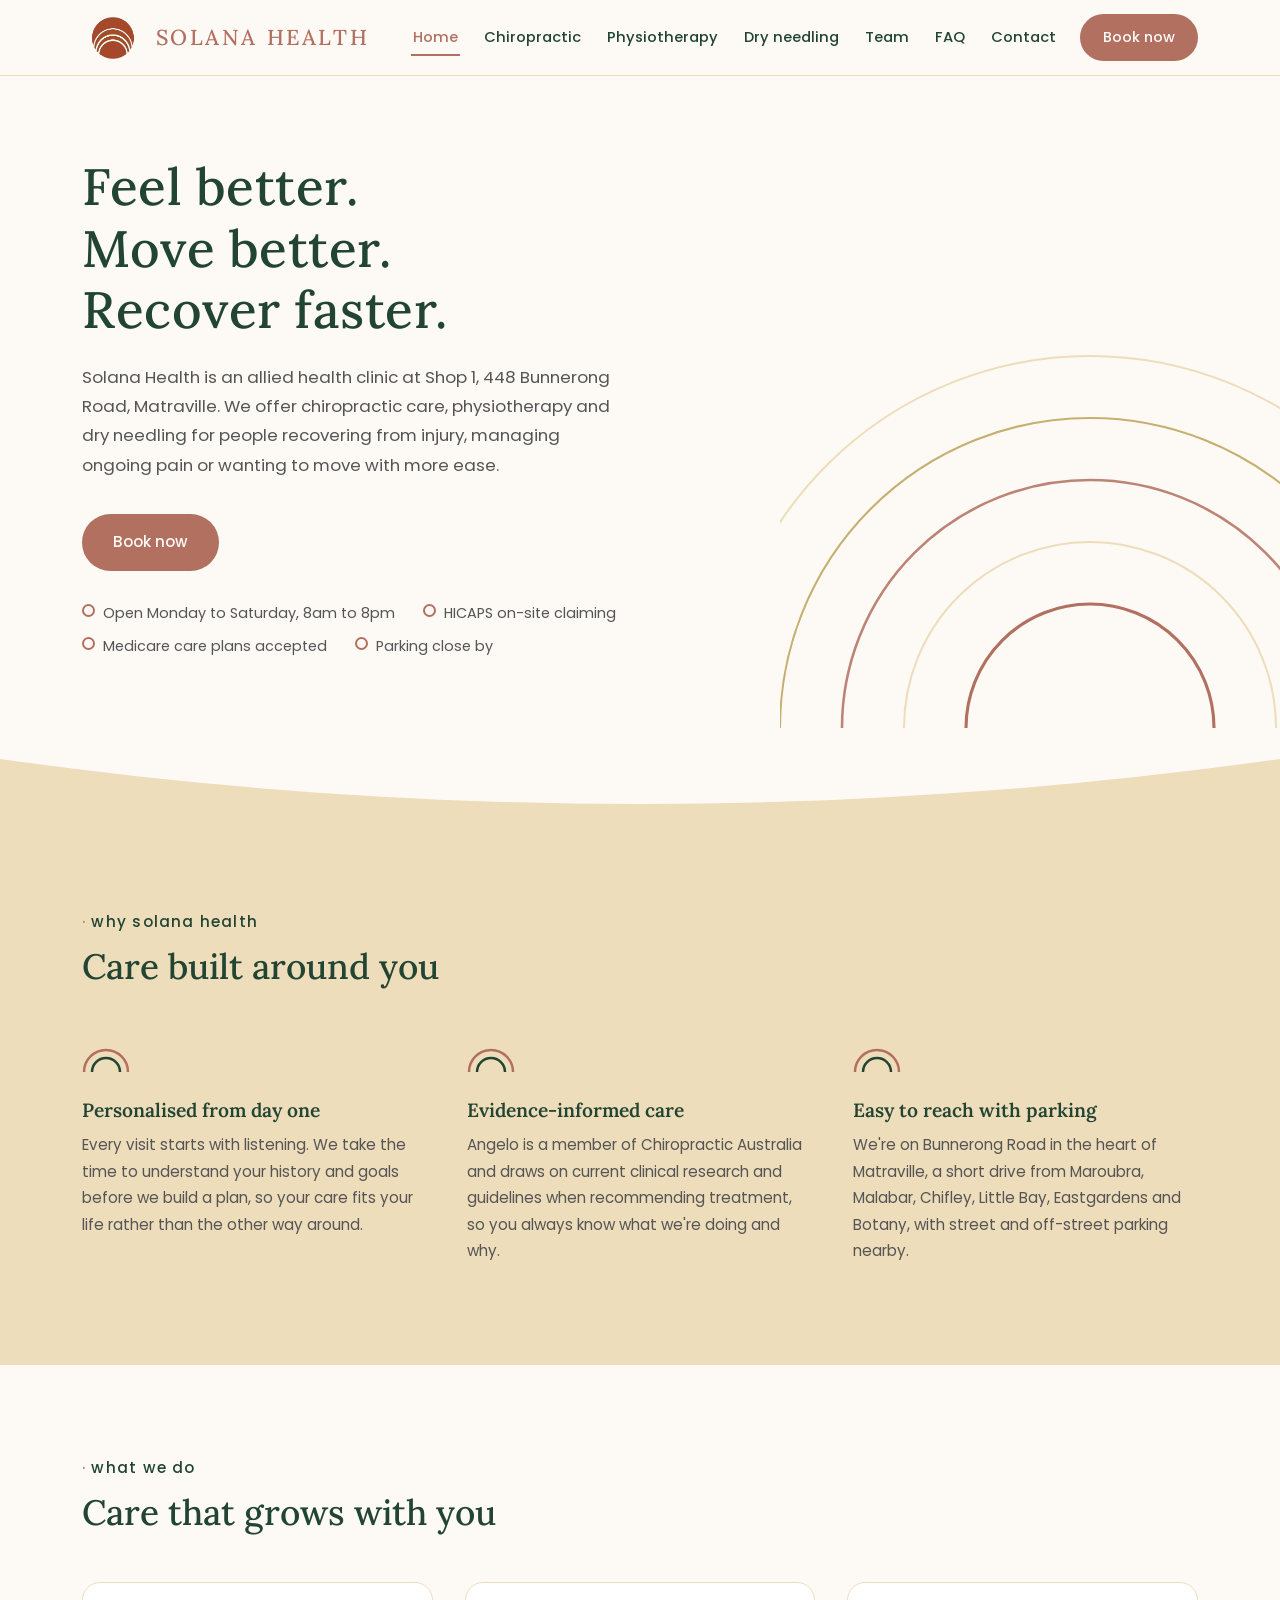
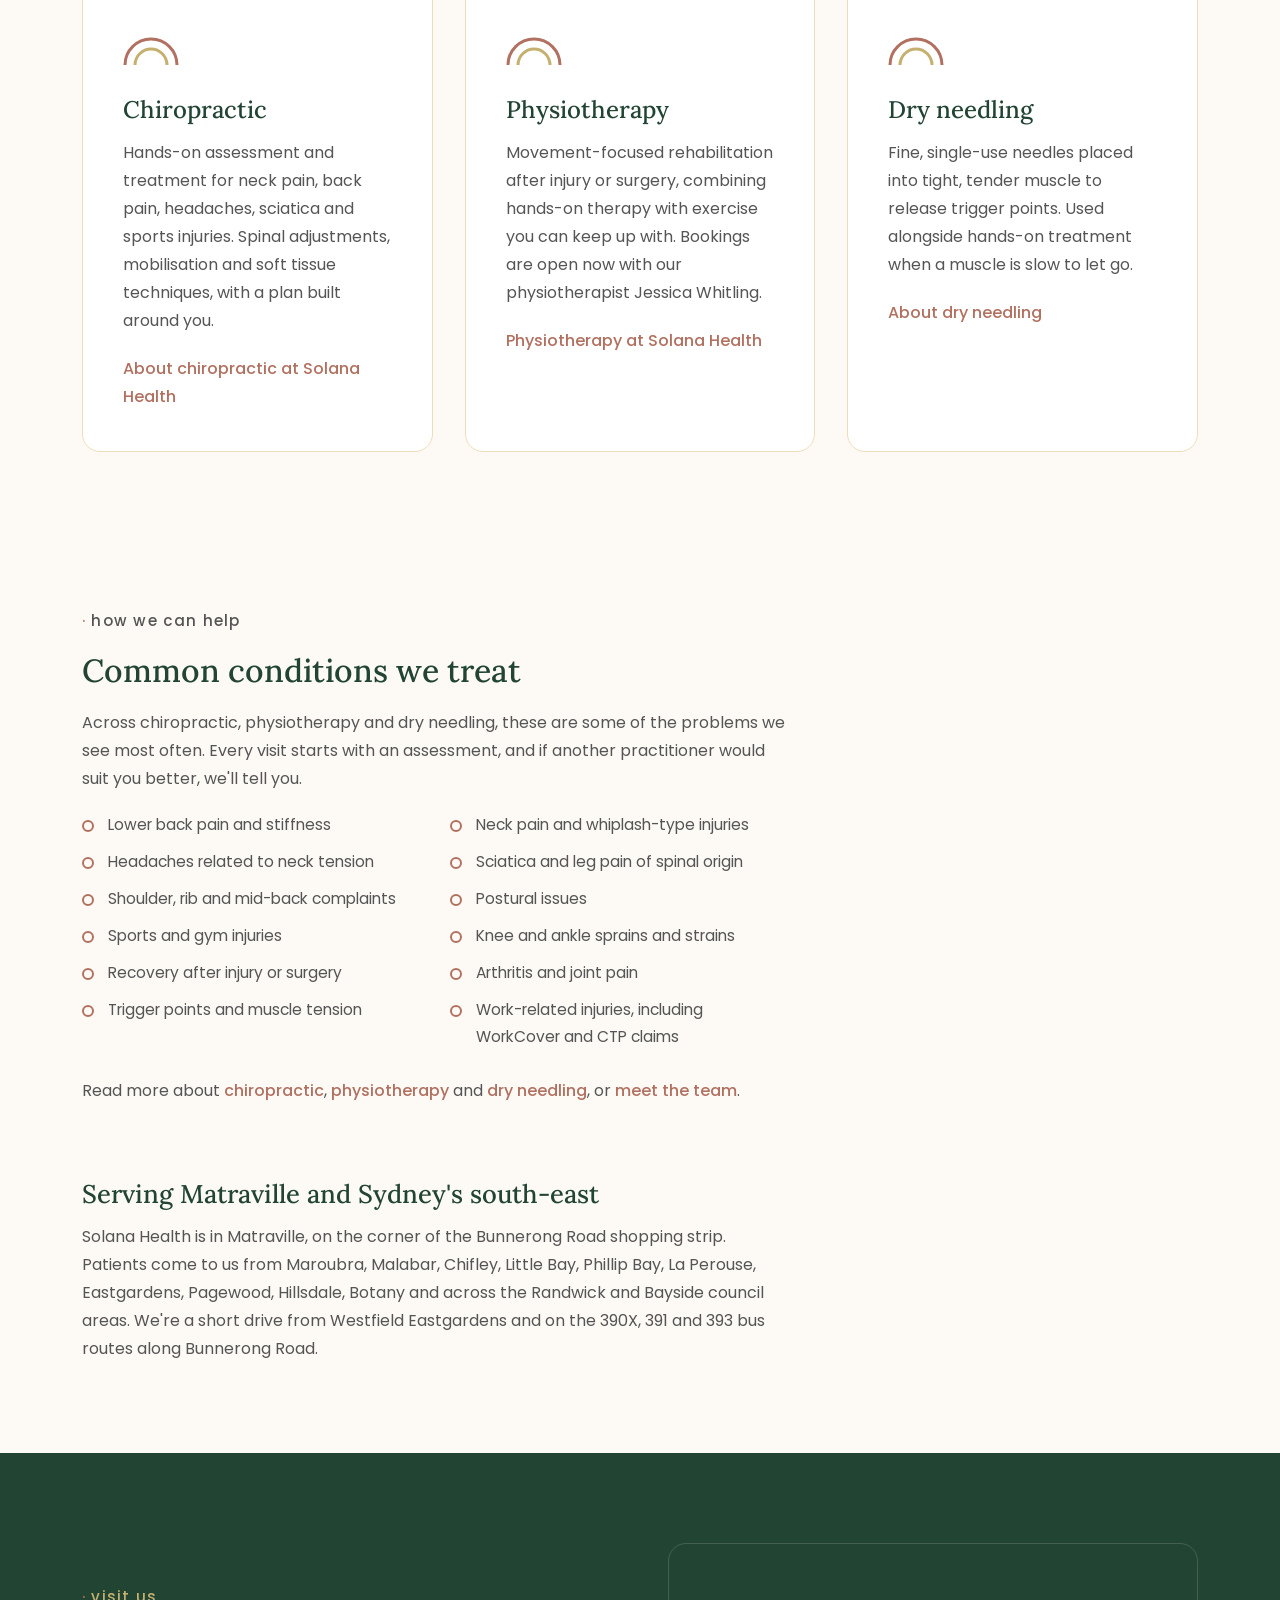
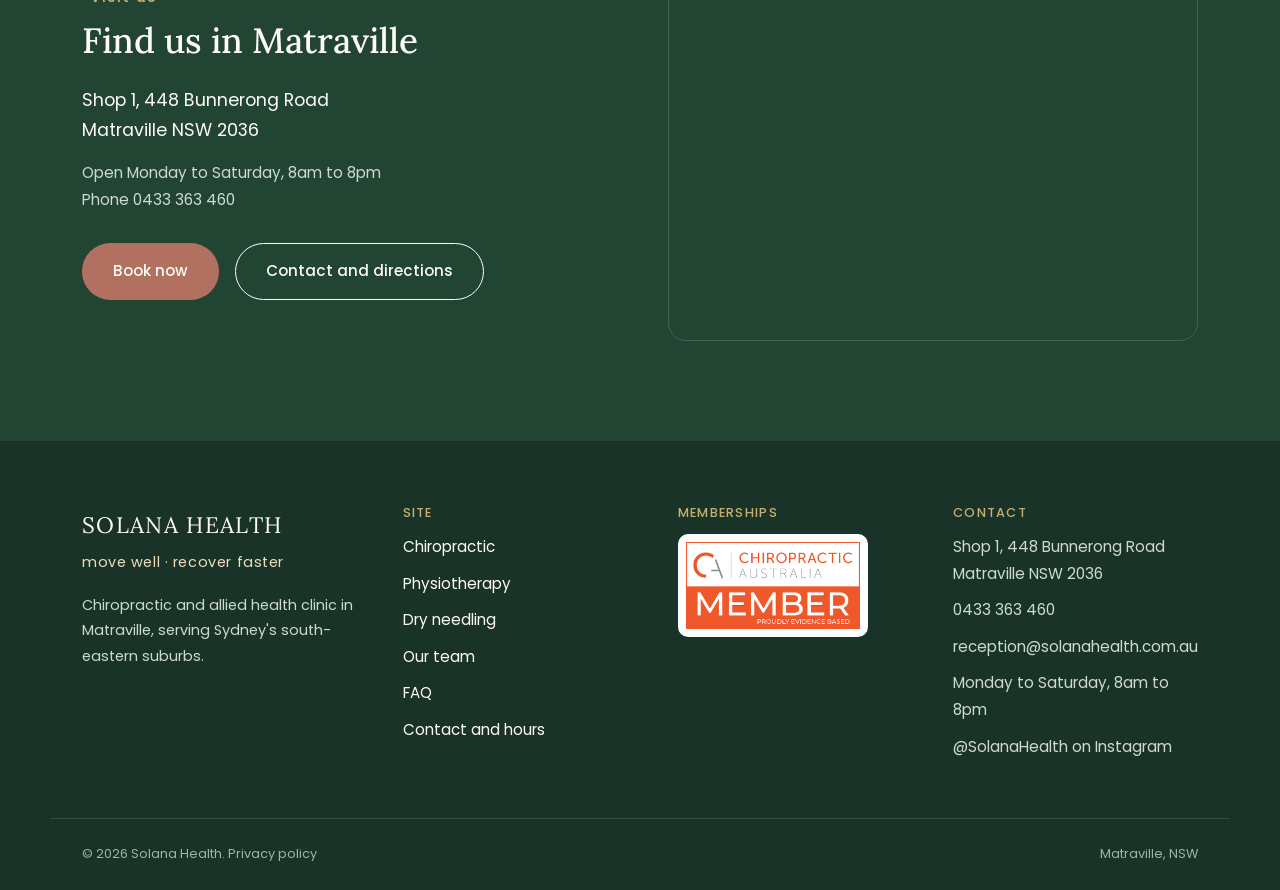
<file: index.html>
<!DOCTYPE html>
<html lang="en-AU">
<head>
<meta charset="UTF-8">
<meta name="viewport" content="width=device-width, initial-scale=1.0">
<!-- Google Tag Manager -->
<script>(function(w,d,s,l,i){w[l]=w[l]||[];w[l].push({'gtm.start':
new Date().getTime(),event:'gtm.js'});var f=d.getElementsByTagName(s)[0],
j=d.createElement(s),dl=l!='dataLayer'?'&l='+l:'';j.async=true;j.src=
'https://www.googletagmanager.com/gtm.js?id='+i+dl;f.parentNode.insertBefore(j,f);
})(window,document,'script','dataLayer','GTM-WJT45XFH');</script>
<!-- End Google Tag Manager -->
<title>Chiropractor Matraville | Solana Health, 448 Bunnerong Road</title>
<meta name="description" content="Solana Health is a chiropractic and allied health clinic at Shop 1, 448 Bunnerong Road, Matraville NSW 2036. Open Monday to Saturday 8am to 8pm. HICAPS and Medicare care plans accepted. Book online.">
<link rel="canonical" href="https://solanahealth.com.au/">
<meta name="robots" content="index, follow, max-snippet:-1, max-image-preview:large">
<meta name="geo.region" content="AU-NSW">
<meta name="geo.placename" content="Matraville">
<meta name="geo.position" content="-33.9561526;151.2298847">
<meta name="ICBM" content="-33.9561526, 151.2298847">
<meta property="og:type" content="website">
<meta property="og:site_name" content="Solana Health">
<meta property="og:locale" content="en_AU">
<meta property="og:title" content="Chiropractor Matraville | Solana Health, 448 Bunnerong Road">
<meta property="og:description" content="Solana Health is a chiropractic and allied health clinic at Shop 1, 448 Bunnerong Road, Matraville NSW 2036. Open Monday to Saturday 8am to 8pm. HICAPS and Medicare care plans accepted. Book online.">
<meta property="og:url" content="https://solanahealth.com.au/">
<meta property="og:image" content="https://solanahealth.com.au/assets/img/og-solana-health.jpg">
<meta property="og:image:width" content="1200">
<meta property="og:image:height" content="630">
<meta name="twitter:card" content="summary_large_image">
<link rel="icon" type="image/png" href="/assets/img/favicon.png">
<link rel="apple-touch-icon" href="/assets/img/apple-touch-icon.png">
<link rel="preconnect" href="https://fonts.googleapis.com">
<link rel="preconnect" href="https://fonts.gstatic.com" crossorigin>
<link href="https://fonts.googleapis.com/css2?family=Lora:ital,wght@0,400;0,500;0,600;1,400&family=Poppins:wght@300;400;500;600&display=swap" rel="stylesheet">
<link rel="stylesheet" href="/assets/css/site.css">
<script type="application/ld+json">
{
 "@context": "https://schema.org",
 "@graph": [
  {
   "@type": "WebSite",
   "@id": "https://solanahealth.com.au/#website",
   "url": "https://solanahealth.com.au/",
   "name": "Solana Health",
   "publisher": {
    "@id": "https://solanahealth.com.au/#clinic"
   },
   "inLanguage": "en-AU"
  },
  {
   "@type": [
    "MedicalClinic",
    "LocalBusiness"
   ],
   "@id": "https://solanahealth.com.au/#clinic",
   "name": "Solana Health",
   "alternateName": "Solana Health Matraville",
   "description": "Solana Health is an allied health clinic at Shop 1, 448 Bunnerong Road, Matraville NSW 2036, offering chiropractic care, physiotherapy and dry needling. Open Monday to Saturday, 8am to 8pm. HICAPS on-site claiming and Medicare care plan referrals accepted.",
   "url": "https://solanahealth.com.au/",
   "logo": "https://solanahealth.com.au/assets/img/solana-health-icon.png",
   "image": "https://solanahealth.com.au/assets/img/og-solana-health.jpg",
   "telephone": "+61 433 363 460",
   "email": "reception@solanahealth.com.au",
   "slogan": "move well · recover faster",
   "priceRange": "$$",
   "currenciesAccepted": "AUD",
   "paymentAccepted": "Cash, Credit Card, EFTPOS, HICAPS",
   "medicalSpecialty": [
    "Chiropractic",
    "Physiotherapy",
    "Musculoskeletal"
   ],
   "address": {
    "@type": "PostalAddress",
    "streetAddress": "Shop 1, 448 Bunnerong Road",
    "addressLocality": "Matraville",
    "addressRegion": "NSW",
    "postalCode": "2036",
    "addressCountry": "AU"
   },
   "geo": {
    "@type": "GeoCoordinates",
    "latitude": -33.9561526,
    "longitude": 151.2298847
   },
   "hasMap": "https://www.google.com/maps?q=Shop+1+448+Bunnerong+Road+Matraville+NSW+2036",
   "openingHoursSpecification": [
    {
     "@type": "OpeningHoursSpecification",
     "dayOfWeek": [
      "Monday",
      "Tuesday",
      "Wednesday",
      "Thursday",
      "Friday",
      "Saturday"
     ],
     "opens": "08:00",
     "closes": "20:00"
    }
   ],
   "areaServed": [
    {
     "@type": "Place",
     "name": "Matraville"
    },
    {
     "@type": "Place",
     "name": "Maroubra"
    },
    {
     "@type": "Place",
     "name": "Malabar"
    },
    {
     "@type": "Place",
     "name": "Chifley"
    },
    {
     "@type": "Place",
     "name": "Little Bay"
    },
    {
     "@type": "Place",
     "name": "Phillip Bay"
    },
    {
     "@type": "Place",
     "name": "La Perouse"
    },
    {
     "@type": "Place",
     "name": "Eastgardens"
    },
    {
     "@type": "Place",
     "name": "Pagewood"
    },
    {
     "@type": "Place",
     "name": "Hillsdale"
    },
    {
     "@type": "Place",
     "name": "Botany"
    },
    {
     "@type": "Place",
     "name": "Randwick"
    },
    {
     "@type": "Place",
     "name": "Eastern Suburbs Sydney"
    }
   ],
   "sameAs": [
    "https://www.instagram.com/solanahealth/"
   ],
   "founder": {
    "@id": "https://solanahealth.com.au/team/#angelo"
   },
   "employee": [
    {
     "@id": "https://solanahealth.com.au/team/#angelo"
    },
    {
     "@id": "https://solanahealth.com.au/team/#jessica"
    }
   ],
   "availableService": [
    {
     "@type": "MedicalTherapy",
     "name": "Chiropractic",
     "url": "https://solanahealth.com.au/chiropractor-matraville/"
    },
    {
     "@type": "MedicalTherapy",
     "name": "Physiotherapy",
     "url": "https://solanahealth.com.au/physiotherapy-matraville/"
    },
    {
     "@type": "MedicalTherapy",
     "name": "Dry needling",
     "url": "https://solanahealth.com.au/dry-needling/"
    }
   ],
   "potentialAction": {
    "@type": "ReserveAction",
    "target": "https://solana-health.au5.cliniko.com/bookings#service",
    "name": "Book an appointment"
   }
  },
  {
   "@type": "Person",
   "@id": "https://solanahealth.com.au/team/#angelo",
   "name": "Angelo Marketos",
   "givenName": "Angelo",
   "familyName": "Marketos",
   "jobTitle": "Principal Chiropractor",
   "honorificPrefix": "Dr",
   "description": "Angelo Marketos is a chiropractor registered with the Chiropractic Board of Australia (AHPRA CHI0001597312), practising since 2011. He is the principal chiropractor at Solana Health in Matraville, Sydney.",
   "image": "https://solanahealth.com.au/assets/img/angelo-marketos-chiropractor-matraville.jpg",
   "url": "https://solanahealth.com.au/team/",
   "worksFor": {
    "@id": "https://solanahealth.com.au/#clinic"
   },
   "identifier": {
    "@type": "PropertyValue",
    "propertyID": "AHPRA registration number",
    "value": "CHI0001597312"
   },
   "hasCredential": [
    {
     "@type": "EducationalOccupationalCredential",
     "credentialCategory": "degree",
     "name": "Bachelor of Chiropractic Science"
    },
    {
     "@type": "EducationalOccupationalCredential",
     "credentialCategory": "degree",
     "name": "Master of Chiropractic"
    }
   ],
   "memberOf": {
    "@type": "Organization",
    "name": "Chiropractic Australia",
    "url": "https://www.chiropracticaustralia.org.au/"
   },
   "knowsAbout": [
    "Chiropractic",
    "Neck pain",
    "Lower back pain",
    "Headaches",
    "Sciatica",
    "Sports injuries",
    "Dry needling"
   ]
  },
  {
   "@type": "Person",
   "@id": "https://solanahealth.com.au/team/#jessica",
   "name": "Jessica Whitling",
   "givenName": "Jessica",
   "familyName": "Whitling",
   "jobTitle": "Physiotherapist",
   "description": "Jessica Whitling is a physiotherapist registered with the Physiotherapy Board of Australia (AHPRA PHY0002805997). She is the physiotherapist at Solana Health in Matraville, Sydney.",
   "image": "https://solanahealth.com.au/assets/img/jessica-whitling-physiotherapist-matraville.jpg",
   "url": "https://solanahealth.com.au/team/#jessica",
   "worksFor": {
    "@id": "https://solanahealth.com.au/#clinic"
   },
   "identifier": {
    "@type": "PropertyValue",
    "propertyID": "AHPRA registration number",
    "value": "PHY0002805997"
   },
   "hasCredential": [
    {
     "@type": "EducationalOccupationalCredential",
     "credentialCategory": "degree",
     "name": "BSc (Hons) Physiotherapy"
    }
   ],
   "memberOf": {
    "@type": "Organization",
    "name": "Australian Physiotherapy Association"
   },
   "knowsAbout": [
    "Physiotherapy",
    "Sports rehabilitation",
    "Knee injuries",
    "Post-operative rehabilitation",
    "Dry needling"
   ]
  }
 ]
}
</script>
</head>
<body>
<!-- Google Tag Manager (noscript) -->
<noscript><iframe src="https://www.googletagmanager.com/ns.html?id=GTM-WJT45XFH"
height="0" width="0" style="display:none;visibility:hidden"></iframe></noscript>
<!-- End Google Tag Manager (noscript) -->
<a class="skip-link" href="#main">Skip to content</a>
<header class="site-header">
  <div class="header-inner">
    <a href="/" class="brand" aria-label="Solana Health home">
      <img class="brand-icon" src="/assets/img/solana-health-icon.png" alt="" width="62" height="42">
      <span class="brand-name">Solana Health</span>
    </a>
    <button class="nav-toggle" aria-label="Toggle menu" aria-expanded="false" aria-controls="main-nav" onclick="var n=document.getElementById('main-nav');n.classList.toggle('open');this.setAttribute('aria-expanded',n.classList.contains('open'))">
      <span></span><span></span><span></span>
    </button>
    <nav class="main-nav" id="main-nav" aria-label="Main">
      <a href="/" class="active">Home</a><a href="/chiropractor-matraville/">Chiropractic</a><a href="/physiotherapy-matraville/">Physiotherapy</a><a href="/dry-needling/">Dry needling</a><a href="/team/">Team</a><a href="/faq/">FAQ</a><a href="/contact/">Contact</a>
      <a href="https://solana-health.au5.cliniko.com/bookings#service" class="btn btn-primary" target="_blank" rel="noopener">Book now</a>
    </nav>
  </div>
</header>
<main id="main">
<section class="hero">
  <div class="hero-inner">
    <div class="hero-content">
      <h1>Feel better.<br>Move better.<br>Recover faster.</h1>
      <p class="hero-lead">Solana Health is an allied health clinic at Shop 1, 448 Bunnerong Road, Matraville. We offer chiropractic care, physiotherapy and dry needling for people recovering from injury, managing ongoing pain or wanting to move with more ease.</p>
      <div class="hero-actions">
        <a href="https://solana-health.au5.cliniko.com/bookings#service" class="btn btn-primary" target="_blank" rel="noopener">Book now</a>
      </div>
      <div class="hero-facts"><span>Open Monday to Saturday, 8am to 8pm</span><span>HICAPS on-site claiming</span><span>Medicare care plans accepted</span><span>Parking close by</span></div>
    </div>
  </div>
  <div class="hero-graphic" aria-hidden="true">
    <svg viewBox="0 0 600 600" xmlns="http://www.w3.org/2000/svg">
      <circle cx="300" cy="600" r="360" fill="none" stroke="#EEDDBB" stroke-width="2"/>
      <circle cx="300" cy="600" r="300" fill="none" stroke="#C5B070" stroke-width="2"/>
      <circle cx="300" cy="600" r="240" fill="none" stroke="#B27060" stroke-width="2.5" opacity="0.85"/>
      <circle cx="300" cy="600" r="180" fill="none" stroke="#EEDDBB" stroke-width="2"/>
      <circle cx="300" cy="600" r="120" fill="none" stroke="#B27060" stroke-width="3"/>
    </svg>
  </div>
</section>
<div class="divider" aria-hidden="true"><svg viewBox="0 0 1440 60" preserveAspectRatio="none" xmlns="http://www.w3.org/2000/svg"><path d="M0,0 C480,60 960,60 1440,0 L1440,60 L0,60 Z" fill="#EEDDBB"/></svg></div>
<section class="why-us">
  <div class="section-inner">
    <p class="eyebrow">why solana health</p>
    <h2>Care built around you</h2>
    <div class="pillar-grid">
      <div class="pillar"><div class="arc-icon" aria-hidden="true"><svg width="48" height="36" viewBox="0 0 48 36" xmlns="http://www.w3.org/2000/svg"><path d="M2,36 A22,22 0 0 1 46,36" fill="none" stroke="#B27060" stroke-width="2.5"/><path d="M10,36 A14,14 0 0 1 38,36" fill="none" stroke="#224433" stroke-width="2.5"/></svg></div><h3>Personalised from day one</h3><p>Every visit starts with listening. We take the time to understand your history and goals before we build a plan, so your care fits your life rather than the other way around.</p></div>
      <div class="pillar"><div class="arc-icon" aria-hidden="true"><svg width="48" height="36" viewBox="0 0 48 36" xmlns="http://www.w3.org/2000/svg"><path d="M2,36 A22,22 0 0 1 46,36" fill="none" stroke="#B27060" stroke-width="2.5"/><path d="M10,36 A14,14 0 0 1 38,36" fill="none" stroke="#224433" stroke-width="2.5"/></svg></div><h3>Evidence-informed care</h3><p>Angelo is a member of Chiropractic Australia and draws on current clinical research and guidelines when recommending treatment, so you always know what we're doing and why.</p></div>
      <div class="pillar"><div class="arc-icon" aria-hidden="true"><svg width="48" height="36" viewBox="0 0 48 36" xmlns="http://www.w3.org/2000/svg"><path d="M2,36 A22,22 0 0 1 46,36" fill="none" stroke="#B27060" stroke-width="2.5"/><path d="M10,36 A14,14 0 0 1 38,36" fill="none" stroke="#224433" stroke-width="2.5"/></svg></div><h3>Easy to reach with parking</h3><p>We're on Bunnerong Road in the heart of Matraville, a short drive from Maroubra, Malabar, Chifley, Little Bay, Eastgardens and Botany, with street and off-street parking nearby.</p></div>
    </div>
  </div>
</section>
<section class="services">
  <div class="section-inner">
    <div class="services-head"><p class="eyebrow">what we do</p><h2>Care that grows with you</h2></div>
    <div class="service-grid">
      <article class="service-card"><div class="arc-icon" aria-hidden="true"><svg width="56" height="42" viewBox="0 0 56 42" xmlns="http://www.w3.org/2000/svg"><path d="M2,42 A26,26 0 0 1 54,42" fill="none" stroke="#B27060" stroke-width="3"/><path d="M12,42 A16,16 0 0 1 44,42" fill="none" stroke="#C5B070" stroke-width="3"/></svg></div><h3>Chiropractic</h3><p>Hands-on assessment and treatment for neck pain, back pain, headaches, sciatica and sports injuries. Spinal adjustments, mobilisation and soft tissue techniques, with a plan built around you.</p><a href="/chiropractor-matraville/" class="text-link">About chiropractic at Solana Health</a></article>
      <article class="service-card"><div class="arc-icon" aria-hidden="true"><svg width="56" height="42" viewBox="0 0 56 42" xmlns="http://www.w3.org/2000/svg"><path d="M2,42 A26,26 0 0 1 54,42" fill="none" stroke="#B27060" stroke-width="3"/><path d="M12,42 A16,16 0 0 1 44,42" fill="none" stroke="#C5B070" stroke-width="3"/></svg></div><h3>Physiotherapy</h3><p>Movement-focused rehabilitation after injury or surgery, combining hands-on therapy with exercise you can keep up with. Bookings are open now with our physiotherapist Jessica Whitling.</p><a href="/physiotherapy-matraville/" class="text-link">Physiotherapy at Solana Health</a></article>
      <article class="service-card"><div class="arc-icon" aria-hidden="true"><svg width="56" height="42" viewBox="0 0 56 42" xmlns="http://www.w3.org/2000/svg"><path d="M2,42 A26,26 0 0 1 54,42" fill="none" stroke="#B27060" stroke-width="3"/><path d="M12,42 A16,16 0 0 1 44,42" fill="none" stroke="#C5B070" stroke-width="3"/></svg></div><h3>Dry needling</h3><p>Fine, single-use needles placed into tight, tender muscle to release trigger points. Used alongside hands-on treatment when a muscle is slow to let go.</p><a href="/dry-needling/" class="text-link">About dry needling</a></article>
    </div>
  </div>
</section>
<section class="content-section conditions">
  <div class="section-inner">
    <p class="eyebrow">how we can help</p>
    <h2>Common conditions we treat</h2>
    <p>Across chiropractic, physiotherapy and dry needling, these are some of the problems we see most often. Every visit starts with an assessment, and if another practitioner would suit you better, we'll tell you.</p>
    <ul class="treat-list"><li>Lower back pain and stiffness</li><li>Neck pain and whiplash-type injuries</li><li>Headaches related to neck tension</li><li>Sciatica and leg pain of spinal origin</li><li>Shoulder, rib and mid-back complaints</li><li>Postural issues</li><li>Sports and gym injuries</li><li>Knee and ankle sprains and strains</li><li>Recovery after injury or surgery</li><li>Arthritis and joint pain</li><li>Trigger points and muscle tension</li><li>Work-related injuries, including WorkCover and CTP claims</li></ul>
    <p>Read more about <a href="/chiropractor-matraville/" class="text-link">chiropractic</a>, <a href="/physiotherapy-matraville/" class="text-link">physiotherapy</a> and <a href="/dry-needling/" class="text-link">dry needling</a>, or <a href="/team/" class="text-link">meet the team</a>.</p>
  </div>
</section>
<section class="areas">
  <div class="section-inner">
    <h2>Serving Matraville and Sydney's south-east</h2>
    <p>Solana Health is in Matraville, on the corner of the Bunnerong Road shopping strip. Patients come to us from Maroubra, Malabar, Chifley, Little Bay, Phillip Bay, La Perouse, Eastgardens, Pagewood, Hillsdale, Botany and across the Randwick and Bayside council areas. We're a short drive from Westfield Eastgardens and on the 390X, 391 and 393 bus routes along Bunnerong Road.</p>
  </div>
</section>
<section class="visit" id="visit">
  <div class="section-inner visit-inner">
    <div>
      <p class="eyebrow">visit us</p>
      <h2>Find us in Matraville</h2>
      <p class="address">Shop 1, 448 Bunnerong Road<br>Matraville NSW 2036</p>
      <p class="hours">Open Monday to Saturday, 8am to 8pm<br>Phone <a href="tel:+61433363460">0433 363 460</a></p>
      <div class="visit-actions">
        <a href="https://solana-health.au5.cliniko.com/bookings#service" class="btn btn-primary" target="_blank" rel="noopener">Book now</a>
        <a href="/contact/" class="btn btn-outline">Contact and directions</a>
      </div>
    </div>
    <div class="visit-map">
      <iframe src="https://www.google.com/maps?q=Shop+1+448+Bunnerong+Road+Matraville+NSW+2036&output=embed" loading="lazy" referrerpolicy="no-referrer-when-downgrade" title="Map showing Solana Health at 448 Bunnerong Road, Matraville"></iframe>
    </div>
  </div>
</section>
</main>
<footer class="site-footer">
  <div class="footer-inner section-inner">
    <div class="footer-col">
      <p class="footer-wordmark">SOLANA HEALTH</p>
      <p class="footer-tagline">move well · recover faster</p>
      <p class="footer-desc">Chiropractic and allied health clinic in Matraville, serving Sydney's south-eastern suburbs.</p>
    </div>
    <div class="footer-col">
      <h4>Site</h4>
      <nav class="footer-nav" aria-label="Footer">
        <a href="/chiropractor-matraville/">Chiropractic</a>
        <a href="/physiotherapy-matraville/">Physiotherapy</a>
        <a href="/dry-needling/">Dry needling</a>
        <a href="/team/">Our team</a>
        <a href="/faq/">FAQ</a>
        <a href="/contact/">Contact and hours</a>
      </nav>
    </div>
    <div class="footer-col">
      <h4>Memberships</h4>
      <a href="https://www.chiropracticaustralia.org.au/" target="_blank" rel="noopener" class="member-badge">
        <img src="/assets/img/chiropractic-australia-member.png" alt="Chiropractic Australia member badge" width="174" height="87" loading="lazy">
      </a>
    </div>
    <div class="footer-col footer-contact">
      <h4>Contact</h4>
      <p>Shop 1, 448 Bunnerong Road<br>Matraville NSW 2036</p>
      <p><a href="tel:+61433363460">0433 363 460</a></p>
      <p><a href="mailto:reception@solanahealth.com.au">reception@solanahealth.com.au</a></p>
      <p>Monday to Saturday, 8am to 8pm</p>
      <p><a href="https://www.instagram.com/solanahealth/" target="_blank" rel="noopener">@SolanaHealth on Instagram</a></p>
    </div>
  </div>
  <div class="footer-bottom">
    <p>© 2026 Solana Health. <a href="/privacy-policy/">Privacy policy</a></p>
    <p>Matraville, NSW</p>
  </div>
</footer>
</body>
</html>
</file>
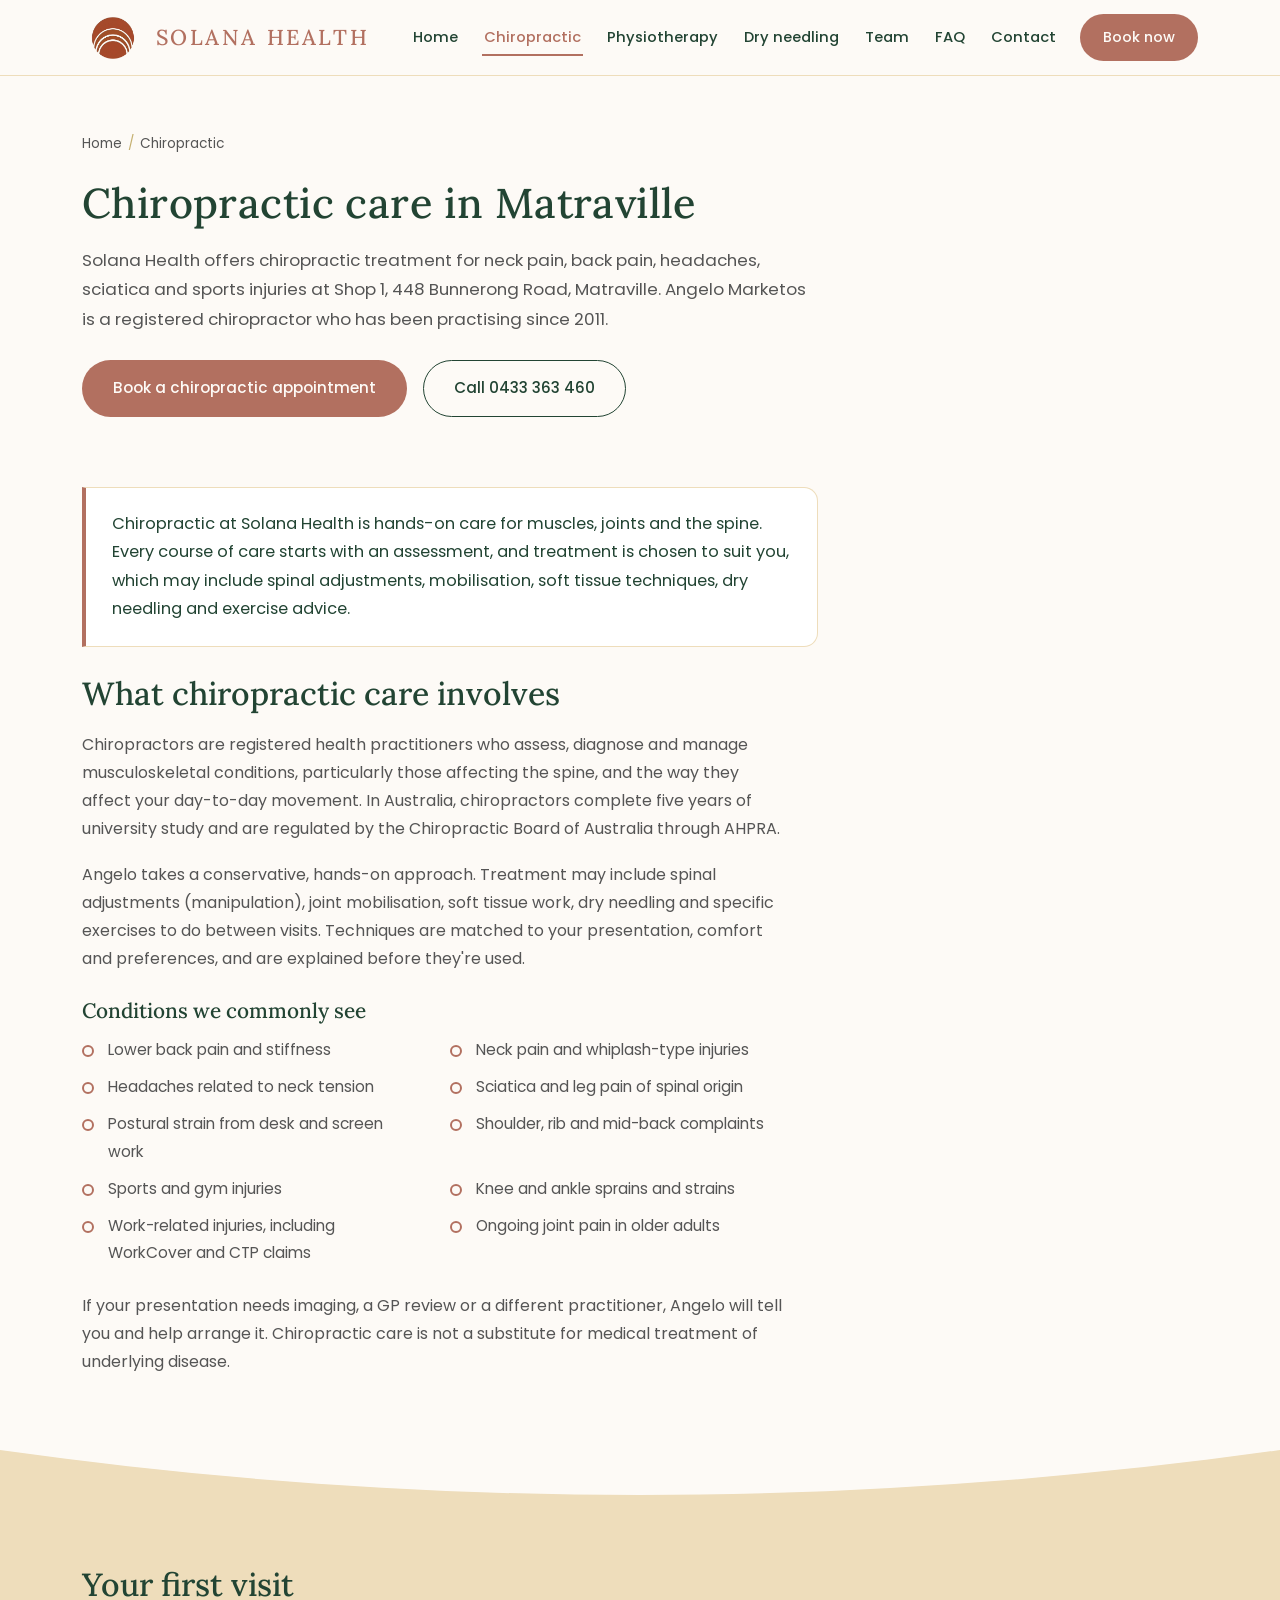
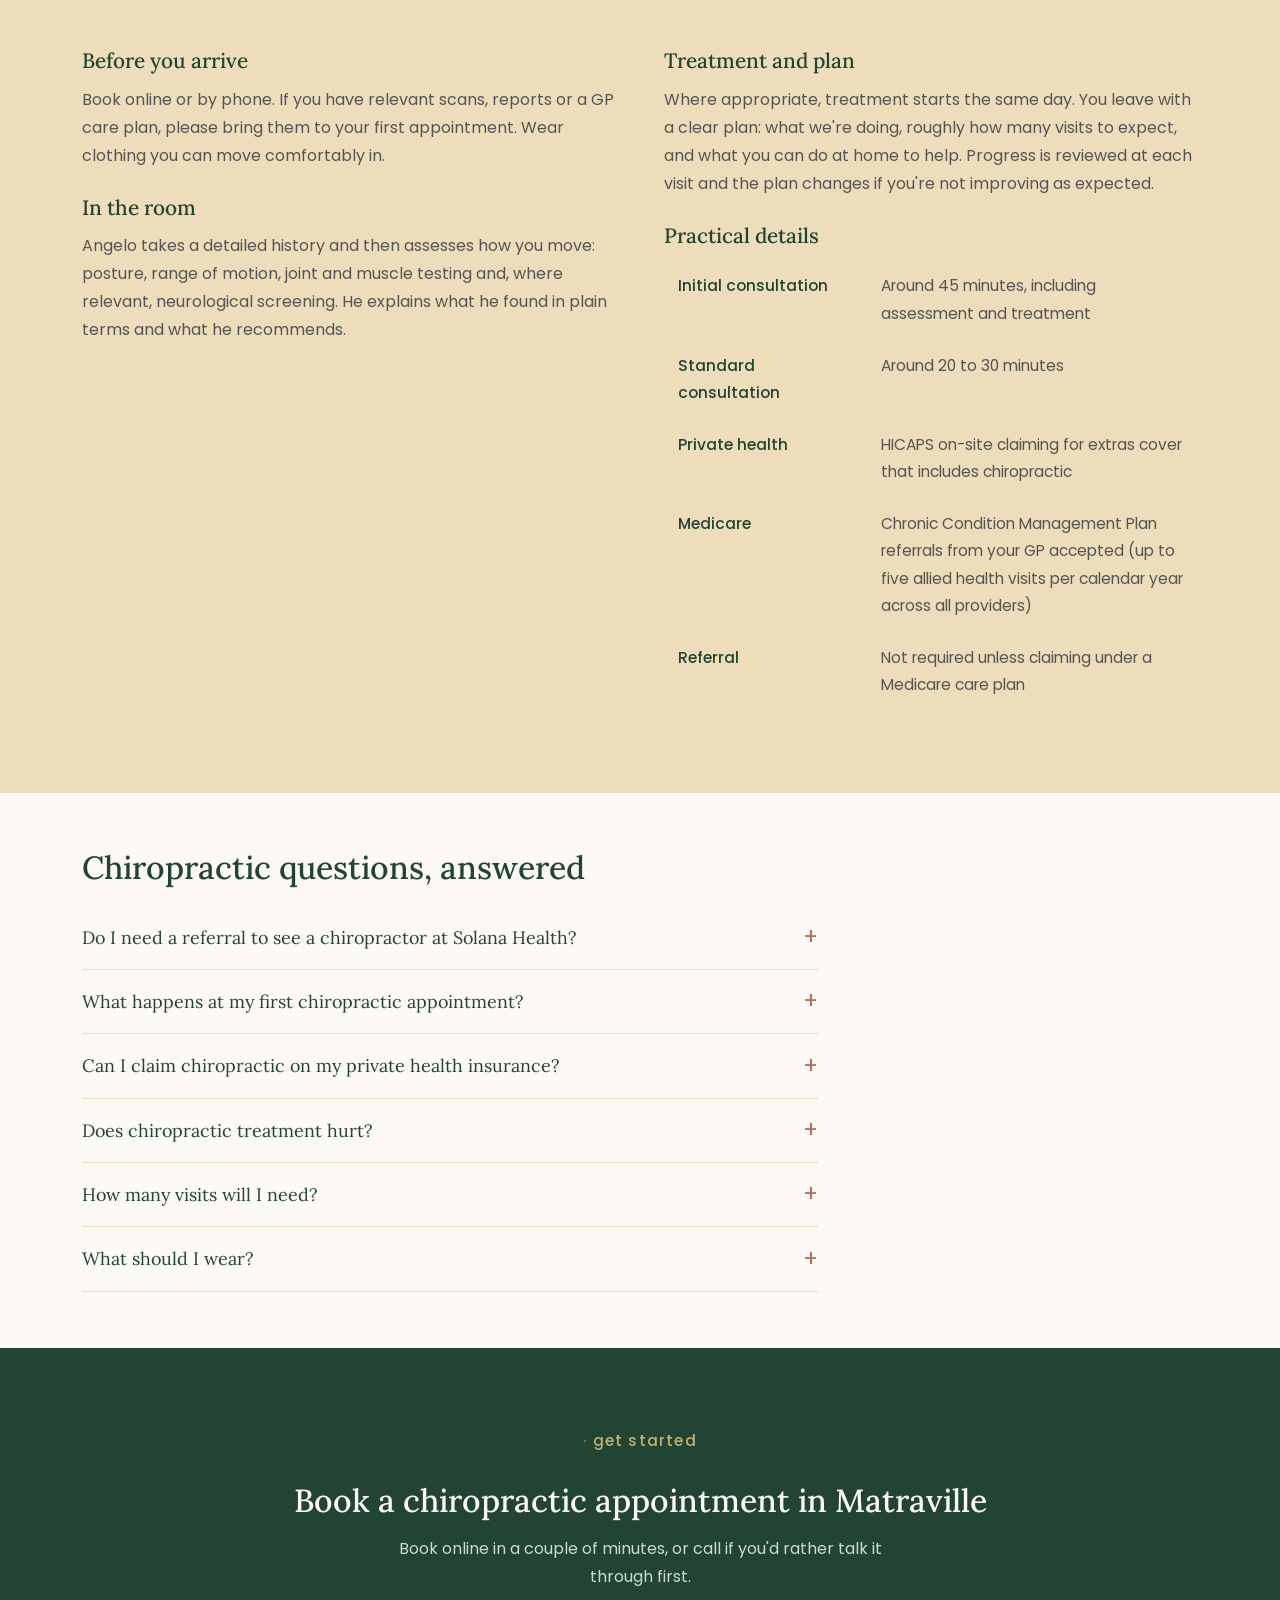
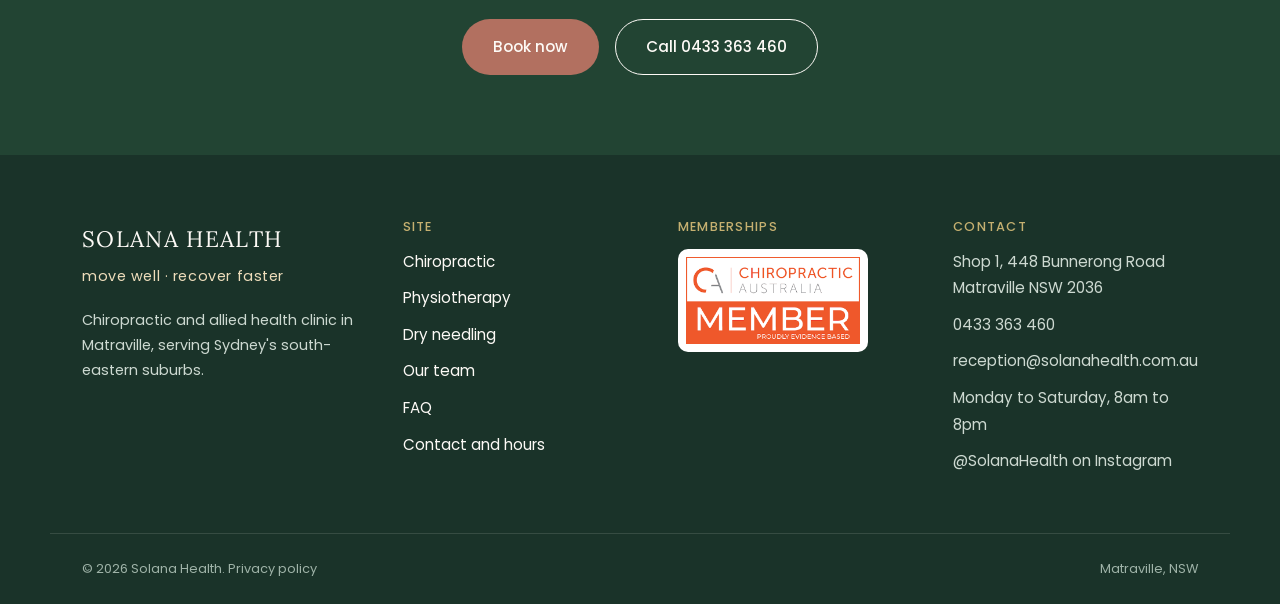
<file: chiropractor-matraville/index.html>
<!DOCTYPE html>
<html lang="en-AU">
<head>
<meta charset="UTF-8">
<meta name="viewport" content="width=device-width, initial-scale=1.0">
<!-- Google Tag Manager -->
<script>(function(w,d,s,l,i){w[l]=w[l]||[];w[l].push({'gtm.start':
new Date().getTime(),event:'gtm.js'});var f=d.getElementsByTagName(s)[0],
j=d.createElement(s),dl=l!='dataLayer'?'&l='+l:'';j.async=true;j.src=
'https://www.googletagmanager.com/gtm.js?id='+i+dl;f.parentNode.insertBefore(j,f);
})(window,document,'script','dataLayer','GTM-WJT45XFH');</script>
<!-- End Google Tag Manager -->
<title>Chiropractor Matraville | Chiropractic Care at Solana Health</title>
<meta name="description" content="Chiropractic care in Matraville for neck pain, back pain, headaches, sciatica and sports injuries. Registered chiropractor Angelo Marketos, practising since 2011. HICAPS and Medicare care plans. Book online.">
<link rel="canonical" href="https://solanahealth.com.au/chiropractor-matraville/">
<meta name="robots" content="index, follow, max-snippet:-1, max-image-preview:large">
<meta name="geo.region" content="AU-NSW">
<meta name="geo.placename" content="Matraville">
<meta name="geo.position" content="-33.9561526;151.2298847">
<meta name="ICBM" content="-33.9561526, 151.2298847">
<meta property="og:type" content="website">
<meta property="og:site_name" content="Solana Health">
<meta property="og:locale" content="en_AU">
<meta property="og:title" content="Chiropractor Matraville | Chiropractic Care at Solana Health">
<meta property="og:description" content="Chiropractic care in Matraville for neck pain, back pain, headaches, sciatica and sports injuries. Registered chiropractor Angelo Marketos, practising since 2011. HICAPS and Medicare care plans. Book online.">
<meta property="og:url" content="https://solanahealth.com.au/chiropractor-matraville/">
<meta property="og:image" content="https://solanahealth.com.au/assets/img/og-solana-health.jpg">
<meta property="og:image:width" content="1200">
<meta property="og:image:height" content="630">
<meta name="twitter:card" content="summary_large_image">
<link rel="icon" type="image/png" href="/assets/img/favicon.png">
<link rel="apple-touch-icon" href="/assets/img/apple-touch-icon.png">
<link rel="preconnect" href="https://fonts.googleapis.com">
<link rel="preconnect" href="https://fonts.gstatic.com" crossorigin>
<link href="https://fonts.googleapis.com/css2?family=Lora:ital,wght@0,400;0,500;0,600;1,400&family=Poppins:wght@300;400;500;600&display=swap" rel="stylesheet">
<link rel="stylesheet" href="/assets/css/site.css">
<script type="application/ld+json">
{
 "@context": "https://schema.org",
 "@graph": [
  {
   "@type": "WebSite",
   "@id": "https://solanahealth.com.au/#website",
   "url": "https://solanahealth.com.au/",
   "name": "Solana Health",
   "publisher": {
    "@id": "https://solanahealth.com.au/#clinic"
   },
   "inLanguage": "en-AU"
  },
  {
   "@type": [
    "MedicalClinic",
    "LocalBusiness"
   ],
   "@id": "https://solanahealth.com.au/#clinic",
   "name": "Solana Health",
   "alternateName": "Solana Health Matraville",
   "description": "Solana Health is an allied health clinic at Shop 1, 448 Bunnerong Road, Matraville NSW 2036, offering chiropractic care, physiotherapy and dry needling. Open Monday to Saturday, 8am to 8pm. HICAPS on-site claiming and Medicare care plan referrals accepted.",
   "url": "https://solanahealth.com.au/",
   "logo": "https://solanahealth.com.au/assets/img/solana-health-icon.png",
   "image": "https://solanahealth.com.au/assets/img/og-solana-health.jpg",
   "telephone": "+61 433 363 460",
   "email": "reception@solanahealth.com.au",
   "slogan": "move well · recover faster",
   "priceRange": "$$",
   "currenciesAccepted": "AUD",
   "paymentAccepted": "Cash, Credit Card, EFTPOS, HICAPS",
   "medicalSpecialty": [
    "Chiropractic",
    "Physiotherapy",
    "Musculoskeletal"
   ],
   "address": {
    "@type": "PostalAddress",
    "streetAddress": "Shop 1, 448 Bunnerong Road",
    "addressLocality": "Matraville",
    "addressRegion": "NSW",
    "postalCode": "2036",
    "addressCountry": "AU"
   },
   "geo": {
    "@type": "GeoCoordinates",
    "latitude": -33.9561526,
    "longitude": 151.2298847
   },
   "hasMap": "https://www.google.com/maps?q=Shop+1+448+Bunnerong+Road+Matraville+NSW+2036",
   "openingHoursSpecification": [
    {
     "@type": "OpeningHoursSpecification",
     "dayOfWeek": [
      "Monday",
      "Tuesday",
      "Wednesday",
      "Thursday",
      "Friday",
      "Saturday"
     ],
     "opens": "08:00",
     "closes": "20:00"
    }
   ],
   "areaServed": [
    {
     "@type": "Place",
     "name": "Matraville"
    },
    {
     "@type": "Place",
     "name": "Maroubra"
    },
    {
     "@type": "Place",
     "name": "Malabar"
    },
    {
     "@type": "Place",
     "name": "Chifley"
    },
    {
     "@type": "Place",
     "name": "Little Bay"
    },
    {
     "@type": "Place",
     "name": "Phillip Bay"
    },
    {
     "@type": "Place",
     "name": "La Perouse"
    },
    {
     "@type": "Place",
     "name": "Eastgardens"
    },
    {
     "@type": "Place",
     "name": "Pagewood"
    },
    {
     "@type": "Place",
     "name": "Hillsdale"
    },
    {
     "@type": "Place",
     "name": "Botany"
    },
    {
     "@type": "Place",
     "name": "Randwick"
    },
    {
     "@type": "Place",
     "name": "Eastern Suburbs Sydney"
    }
   ],
   "sameAs": [
    "https://www.instagram.com/solanahealth/"
   ],
   "founder": {
    "@id": "https://solanahealth.com.au/team/#angelo"
   },
   "employee": [
    {
     "@id": "https://solanahealth.com.au/team/#angelo"
    },
    {
     "@id": "https://solanahealth.com.au/team/#jessica"
    }
   ],
   "availableService": [
    {
     "@type": "MedicalTherapy",
     "name": "Chiropractic",
     "url": "https://solanahealth.com.au/chiropractor-matraville/"
    },
    {
     "@type": "MedicalTherapy",
     "name": "Physiotherapy",
     "url": "https://solanahealth.com.au/physiotherapy-matraville/"
    },
    {
     "@type": "MedicalTherapy",
     "name": "Dry needling",
     "url": "https://solanahealth.com.au/dry-needling/"
    }
   ],
   "potentialAction": {
    "@type": "ReserveAction",
    "target": "https://solana-health.au5.cliniko.com/bookings#service",
    "name": "Book an appointment"
   }
  },
  {
   "@type": "Person",
   "@id": "https://solanahealth.com.au/team/#angelo",
   "name": "Angelo Marketos",
   "givenName": "Angelo",
   "familyName": "Marketos",
   "jobTitle": "Principal Chiropractor",
   "honorificPrefix": "Dr",
   "description": "Angelo Marketos is a chiropractor registered with the Chiropractic Board of Australia (AHPRA CHI0001597312), practising since 2011. He is the principal chiropractor at Solana Health in Matraville, Sydney.",
   "image": "https://solanahealth.com.au/assets/img/angelo-marketos-chiropractor-matraville.jpg",
   "url": "https://solanahealth.com.au/team/",
   "worksFor": {
    "@id": "https://solanahealth.com.au/#clinic"
   },
   "identifier": {
    "@type": "PropertyValue",
    "propertyID": "AHPRA registration number",
    "value": "CHI0001597312"
   },
   "hasCredential": [
    {
     "@type": "EducationalOccupationalCredential",
     "credentialCategory": "degree",
     "name": "Bachelor of Chiropractic Science"
    },
    {
     "@type": "EducationalOccupationalCredential",
     "credentialCategory": "degree",
     "name": "Master of Chiropractic"
    }
   ],
   "memberOf": {
    "@type": "Organization",
    "name": "Chiropractic Australia",
    "url": "https://www.chiropracticaustralia.org.au/"
   },
   "knowsAbout": [
    "Chiropractic",
    "Neck pain",
    "Lower back pain",
    "Headaches",
    "Sciatica",
    "Sports injuries",
    "Dry needling"
   ]
  },
  {
   "@type": "Person",
   "@id": "https://solanahealth.com.au/team/#jessica",
   "name": "Jessica Whitling",
   "givenName": "Jessica",
   "familyName": "Whitling",
   "jobTitle": "Physiotherapist",
   "description": "Jessica Whitling is a physiotherapist registered with the Physiotherapy Board of Australia (AHPRA PHY0002805997). She is the physiotherapist at Solana Health in Matraville, Sydney.",
   "image": "https://solanahealth.com.au/assets/img/jessica-whitling-physiotherapist-matraville.jpg",
   "url": "https://solanahealth.com.au/team/#jessica",
   "worksFor": {
    "@id": "https://solanahealth.com.au/#clinic"
   },
   "identifier": {
    "@type": "PropertyValue",
    "propertyID": "AHPRA registration number",
    "value": "PHY0002805997"
   },
   "hasCredential": [
    {
     "@type": "EducationalOccupationalCredential",
     "credentialCategory": "degree",
     "name": "BSc (Hons) Physiotherapy"
    }
   ],
   "memberOf": {
    "@type": "Organization",
    "name": "Australian Physiotherapy Association"
   },
   "knowsAbout": [
    "Physiotherapy",
    "Sports rehabilitation",
    "Knee injuries",
    "Post-operative rehabilitation",
    "Dry needling"
   ]
  },
  {
   "@type": "BreadcrumbList",
   "itemListElement": [
    {
     "@type": "ListItem",
     "position": 1,
     "name": "Home",
     "item": "https://solanahealth.com.au/"
    },
    {
     "@type": "ListItem",
     "position": 2,
     "name": "Chiropractic",
     "item": "https://solanahealth.com.au/chiropractor-matraville/"
    }
   ]
  },
  {
   "@type": "FAQPage",
   "mainEntity": [
    {
     "@type": "Question",
     "name": "Do I need a referral to see a chiropractor at Solana Health?",
     "acceptedAnswer": {
      "@type": "Answer",
      "text": "No. You can book directly online or by phone. A GP referral is only needed if you want to use a Medicare Chronic Condition Management Plan (previously called an EPC or CDM plan) for part of your care."
     }
    },
    {
     "@type": "Question",
     "name": "What happens at my first chiropractic appointment?",
     "acceptedAnswer": {
      "@type": "Answer",
      "text": "Your first visit includes a discussion of your health history and current concern, a physical and movement assessment, and, where appropriate, treatment on the day. Angelo explains what he found and agrees a plan with you before anything else happens. Allow around 45 minutes."
     }
    },
    {
     "@type": "Question",
     "name": "Can I claim chiropractic on my private health insurance?",
     "acceptedAnswer": {
      "@type": "Answer",
      "text": "Yes, if your extras cover includes chiropractic. We have HICAPS, so you can claim on the spot and pay only the gap."
     }
    },
    {
     "@type": "Question",
     "name": "Does chiropractic treatment hurt?",
     "acceptedAnswer": {
      "@type": "Answer",
      "text": "Most people find treatment comfortable. Some techniques involve a quick, controlled movement of a joint, and mild soreness for a day or so afterwards is normal. Angelo talks you through each technique before using it, and you can ask for an alternative approach at any time."
     }
    },
    {
     "@type": "Question",
     "name": "How many visits will I need?",
     "acceptedAnswer": {
      "@type": "Answer",
      "text": "It depends on the problem, how long you've had it and your goals. After the first assessment Angelo gives you an honest estimate and reviews progress at each visit rather than locking you into a long plan."
     }
    },
    {
     "@type": "Question",
     "name": "What should I wear?",
     "acceptedAnswer": {
      "@type": "Answer",
      "text": "Comfortable clothing you can move in. Gowns and towels are available if needed."
     }
    }
   ]
  },
  {
   "@type": "MedicalWebPage",
   "@id": "https://solanahealth.com.au/chiropractor-matraville/#page",
   "url": "https://solanahealth.com.au/chiropractor-matraville/",
   "name": "Chiropractic care in Matraville",
   "about": {
    "@type": "MedicalTherapy",
    "name": "Chiropractic"
   },
   "provider": {
    "@id": "https://solanahealth.com.au/#clinic"
   },
   "reviewedBy": {
    "@id": "https://solanahealth.com.au/team/#angelo"
   },
   "lastReviewed": "2026-09-14",
   "isPartOf": {
    "@id": "https://solanahealth.com.au/#website"
   }
  }
 ]
}
</script>
</head>
<body>
<!-- Google Tag Manager (noscript) -->
<noscript><iframe src="https://www.googletagmanager.com/ns.html?id=GTM-WJT45XFH"
height="0" width="0" style="display:none;visibility:hidden"></iframe></noscript>
<!-- End Google Tag Manager (noscript) -->
<a class="skip-link" href="#main">Skip to content</a>
<header class="site-header">
  <div class="header-inner">
    <a href="/" class="brand" aria-label="Solana Health home">
      <img class="brand-icon" src="/assets/img/solana-health-icon.png" alt="" width="62" height="42">
      <span class="brand-name">Solana Health</span>
    </a>
    <button class="nav-toggle" aria-label="Toggle menu" aria-expanded="false" aria-controls="main-nav" onclick="var n=document.getElementById('main-nav');n.classList.toggle('open');this.setAttribute('aria-expanded',n.classList.contains('open'))">
      <span></span><span></span><span></span>
    </button>
    <nav class="main-nav" id="main-nav" aria-label="Main">
      <a href="/">Home</a><a href="/chiropractor-matraville/" class="active">Chiropractic</a><a href="/physiotherapy-matraville/">Physiotherapy</a><a href="/dry-needling/">Dry needling</a><a href="/team/">Team</a><a href="/faq/">FAQ</a><a href="/contact/">Contact</a>
      <a href="https://solana-health.au5.cliniko.com/bookings#service" class="btn btn-primary" target="_blank" rel="noopener">Book now</a>
    </nav>
  </div>
</header>
<main id="main">
<section class="page-hero"><div class="section-inner">
  <nav class="breadcrumb" aria-label="Breadcrumb"><ol><li><a href="/">Home</a></li><li aria-current="page">Chiropractic</li></ol></nav>
  <h1>Chiropractic care in Matraville</h1>
  <p class="hero-lead">Solana Health offers chiropractic treatment for neck pain, back pain, headaches, sciatica and sports injuries at Shop 1, 448 Bunnerong Road, Matraville. Angelo Marketos is a registered chiropractor who has been practising since 2011.</p>
  <div class="hero-actions"><a href="https://solana-health.au5.cliniko.com/bookings#service" class="btn btn-primary" target="_blank" rel="noopener">Book a chiropractic appointment</a><a href="tel:+61433363460" class="btn btn-outline">Call 0433 363 460</a></div>
</div></section>
<section class="content-section" style="padding-top:20px;"><div class="section-inner">
  <div class="answer-box"><p>Chiropractic at Solana Health is hands-on care for muscles, joints and the spine. Every course of care starts with an assessment, and treatment is chosen to suit you, which may include spinal adjustments, mobilisation, soft tissue techniques, dry needling and exercise advice.</p></div>
  <h2>What chiropractic care involves</h2>
  <p>Chiropractors are registered health practitioners who assess, diagnose and manage musculoskeletal conditions, particularly those affecting the spine, and the way they affect your day-to-day movement. In Australia, chiropractors complete five years of university study and are regulated by the Chiropractic Board of Australia through AHPRA.</p>
  <p>Angelo takes a conservative, hands-on approach. Treatment may include spinal adjustments (manipulation), joint mobilisation, soft tissue work, dry needling and specific exercises to do between visits. Techniques are matched to your presentation, comfort and preferences, and are explained before they're used.</p>
  <h3>Conditions we commonly see</h3>
  <ul class="treat-list"><li>Lower back pain and stiffness</li><li>Neck pain and whiplash-type injuries</li><li>Headaches related to neck tension</li><li>Sciatica and leg pain of spinal origin</li><li>Postural strain from desk and screen work</li><li>Shoulder, rib and mid-back complaints</li><li>Sports and gym injuries</li><li>Knee and ankle sprains and strains</li><li>Work-related injuries, including WorkCover and CTP claims</li><li>Ongoing joint pain in older adults</li></ul>
  <p>If your presentation needs imaging, a GP review or a different practitioner, Angelo will tell you and help arrange it. Chiropractic care is not a substitute for medical treatment of underlying disease.</p>
</div></section>
<div class="divider" aria-hidden="true"><svg viewBox="0 0 1440 60" preserveAspectRatio="none" xmlns="http://www.w3.org/2000/svg"><path d="M0,0 C480,60 960,60 1440,0 L1440,60 L0,60 Z" fill="#EEDDBB"/></svg></div>
<section class="content-section band-oak"><div class="section-inner">
  <h2>Your first visit</h2>
  <div class="two-col">
    <div>
      <h3>Before you arrive</h3>
      <p>Book online or by phone. If you have relevant scans, reports or a GP care plan, please bring them to your first appointment. Wear clothing you can move comfortably in.</p>
      <h3>In the room</h3>
      <p>Angelo takes a detailed history and then assesses how you move: posture, range of motion, joint and muscle testing and, where relevant, neurological screening. He explains what he found in plain terms and what he recommends.</p>
    </div>
    <div>
      <h3>Treatment and plan</h3>
      <p>Where appropriate, treatment starts the same day. You leave with a clear plan: what we're doing, roughly how many visits to expect, and what you can do at home to help. Progress is reviewed at each visit and the plan changes if you're not improving as expected.</p>
      <h3>Practical details</h3>
      <table class="facts">
        <tr><th>Initial consultation</th><td>Around 45 minutes, including assessment and treatment</td></tr>
        <tr><th>Standard consultation</th><td>Around 20 to 30 minutes</td></tr>
        <tr><th>Private health</th><td>HICAPS on-site claiming for extras cover that includes chiropractic</td></tr>
        <tr><th>Medicare</th><td>Chronic Condition Management Plan referrals from your GP accepted (up to five allied health visits per calendar year across all providers)</td></tr>
        <tr><th>Referral</th><td>Not required unless claiming under a Medicare care plan</td></tr>
      </table>
    </div>
  </div>
</div></section>
<section class="content-section"><div class="section-inner">
  <h2>Chiropractic questions, answered</h2>
  <div class="faq-list"><details><summary>Do I need a referral to see a chiropractor at Solana Health?</summary><p>No. You can book directly online or by phone. A GP referral is only needed if you want to use a Medicare Chronic Condition Management Plan (previously called an EPC or CDM plan) for part of your care.</p></details><details><summary>What happens at my first chiropractic appointment?</summary><p>Your first visit includes a discussion of your health history and current concern, a physical and movement assessment, and, where appropriate, treatment on the day. Angelo explains what he found and agrees a plan with you before anything else happens. Allow around 45 minutes.</p></details><details><summary>Can I claim chiropractic on my private health insurance?</summary><p>Yes, if your extras cover includes chiropractic. We have HICAPS, so you can claim on the spot and pay only the gap.</p></details><details><summary>Does chiropractic treatment hurt?</summary><p>Most people find treatment comfortable. Some techniques involve a quick, controlled movement of a joint, and mild soreness for a day or so afterwards is normal. Angelo talks you through each technique before using it, and you can ask for an alternative approach at any time.</p></details><details><summary>How many visits will I need?</summary><p>It depends on the problem, how long you've had it and your goals. After the first assessment Angelo gives you an honest estimate and reviews progress at each visit rather than locking you into a long plan.</p></details><details><summary>What should I wear?</summary><p>Comfortable clothing you can move in. Gowns and towels are available if needed.</p></details></div>
</div></section>
<section class="cta-band"><div class="section-inner">
  <p class="eyebrow">get started</p><h2>Book a chiropractic appointment in Matraville</h2><p>Book online in a couple of minutes, or call if you'd rather talk it through first.</p>
  <div class="cta-actions"><a href="https://solana-health.au5.cliniko.com/bookings#service" class="btn btn-primary" target="_blank" rel="noopener">Book now</a>
  <a href="tel:+61433363460" class="btn btn-outline">Call 0433 363 460</a></div>
</div></section>
</main>
<footer class="site-footer">
  <div class="footer-inner section-inner">
    <div class="footer-col">
      <p class="footer-wordmark">SOLANA HEALTH</p>
      <p class="footer-tagline">move well · recover faster</p>
      <p class="footer-desc">Chiropractic and allied health clinic in Matraville, serving Sydney's south-eastern suburbs.</p>
    </div>
    <div class="footer-col">
      <h4>Site</h4>
      <nav class="footer-nav" aria-label="Footer">
        <a href="/chiropractor-matraville/">Chiropractic</a>
        <a href="/physiotherapy-matraville/">Physiotherapy</a>
        <a href="/dry-needling/">Dry needling</a>
        <a href="/team/">Our team</a>
        <a href="/faq/">FAQ</a>
        <a href="/contact/">Contact and hours</a>
      </nav>
    </div>
    <div class="footer-col">
      <h4>Memberships</h4>
      <a href="https://www.chiropracticaustralia.org.au/" target="_blank" rel="noopener" class="member-badge">
        <img src="/assets/img/chiropractic-australia-member.png" alt="Chiropractic Australia member badge" width="174" height="87" loading="lazy">
      </a>
    </div>
    <div class="footer-col footer-contact">
      <h4>Contact</h4>
      <p>Shop 1, 448 Bunnerong Road<br>Matraville NSW 2036</p>
      <p><a href="tel:+61433363460">0433 363 460</a></p>
      <p><a href="mailto:reception@solanahealth.com.au">reception@solanahealth.com.au</a></p>
      <p>Monday to Saturday, 8am to 8pm</p>
      <p><a href="https://www.instagram.com/solanahealth/" target="_blank" rel="noopener">@SolanaHealth on Instagram</a></p>
    </div>
  </div>
  <div class="footer-bottom">
    <p>© 2026 Solana Health. <a href="/privacy-policy/">Privacy policy</a></p>
    <p>Matraville, NSW</p>
  </div>
</footer>
</body>
</html>
</file>
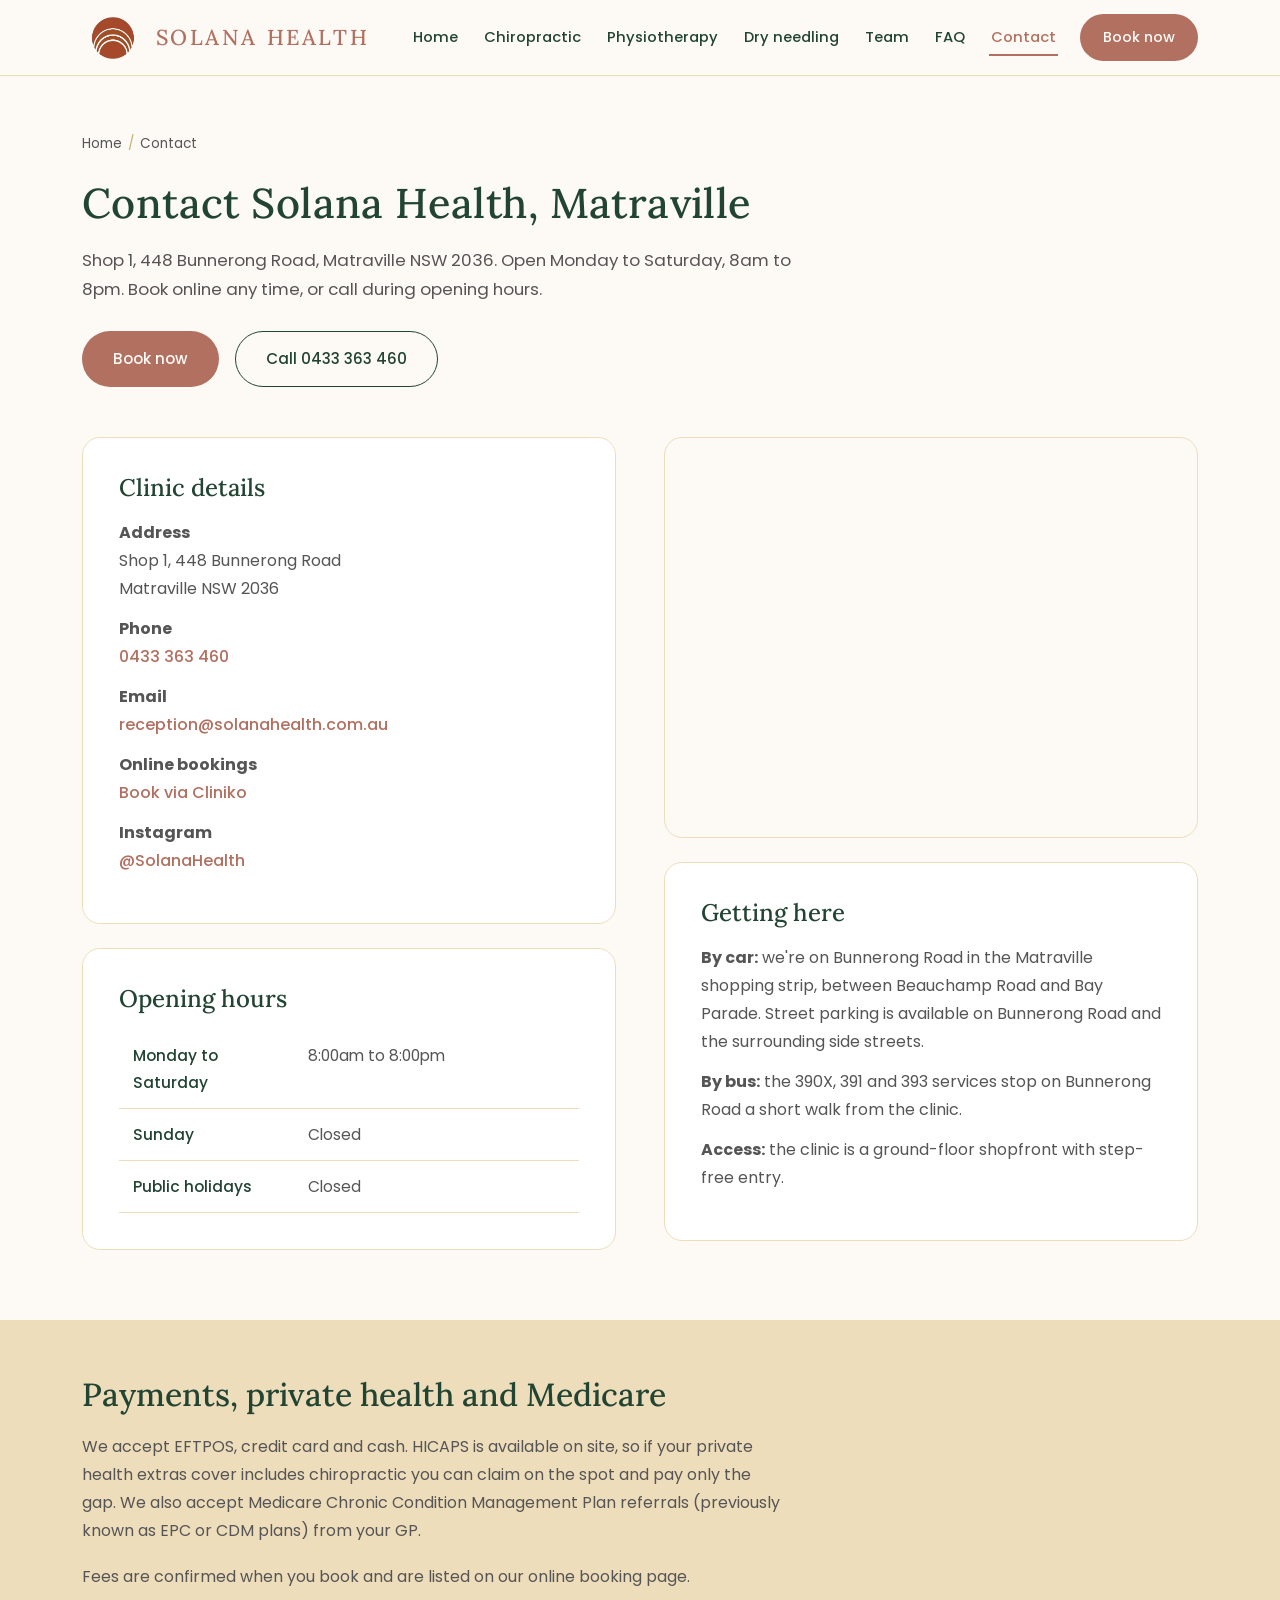
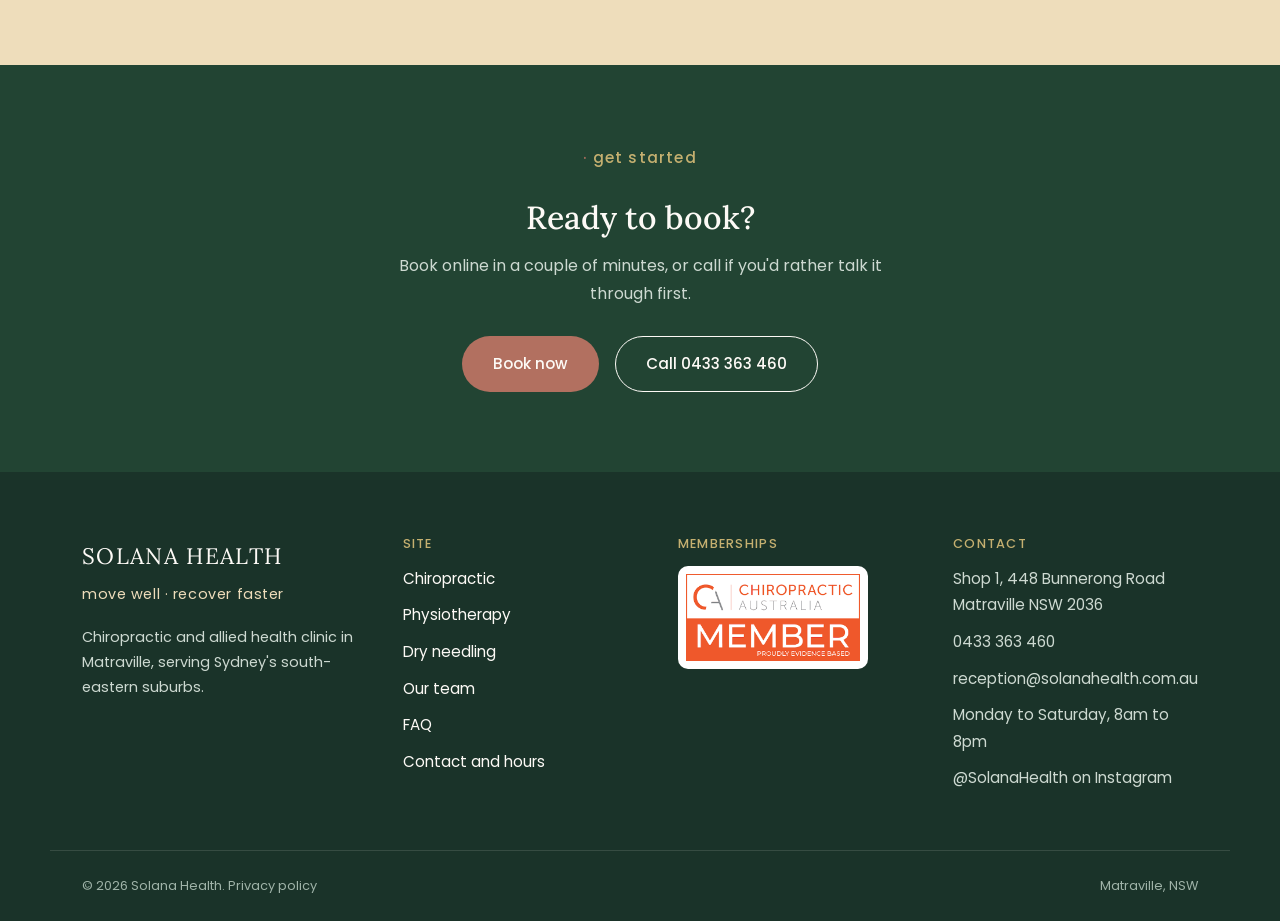
<file: contact/index.html>
<!DOCTYPE html>
<html lang="en-AU">
<head>
<meta charset="UTF-8">
<meta name="viewport" content="width=device-width, initial-scale=1.0">
<!-- Google Tag Manager -->
<script>(function(w,d,s,l,i){w[l]=w[l]||[];w[l].push({'gtm.start':
new Date().getTime(),event:'gtm.js'});var f=d.getElementsByTagName(s)[0],
j=d.createElement(s),dl=l!='dataLayer'?'&l='+l:'';j.async=true;j.src=
'https://www.googletagmanager.com/gtm.js?id='+i+dl;f.parentNode.insertBefore(j,f);
})(window,document,'script','dataLayer','GTM-WJT45XFH');</script>
<!-- End Google Tag Manager -->
<title>Contact and Opening Hours | Solana Health Matraville</title>
<meta name="description" content="Solana Health chiropractic clinic: Shop 1, 448 Bunnerong Road, Matraville NSW 2036. Phone 0433 363 460. Open Monday to Saturday 8am to 8pm. Parking and bus access. Book online.">
<link rel="canonical" href="https://solanahealth.com.au/contact/">
<meta name="robots" content="index, follow, max-snippet:-1, max-image-preview:large">
<meta name="geo.region" content="AU-NSW">
<meta name="geo.placename" content="Matraville">
<meta name="geo.position" content="-33.9561526;151.2298847">
<meta name="ICBM" content="-33.9561526, 151.2298847">
<meta property="og:type" content="website">
<meta property="og:site_name" content="Solana Health">
<meta property="og:locale" content="en_AU">
<meta property="og:title" content="Contact and Opening Hours | Solana Health Matraville">
<meta property="og:description" content="Solana Health chiropractic clinic: Shop 1, 448 Bunnerong Road, Matraville NSW 2036. Phone 0433 363 460. Open Monday to Saturday 8am to 8pm. Parking and bus access. Book online.">
<meta property="og:url" content="https://solanahealth.com.au/contact/">
<meta property="og:image" content="https://solanahealth.com.au/assets/img/og-solana-health.jpg">
<meta property="og:image:width" content="1200">
<meta property="og:image:height" content="630">
<meta name="twitter:card" content="summary_large_image">
<link rel="icon" type="image/png" href="/assets/img/favicon.png">
<link rel="apple-touch-icon" href="/assets/img/apple-touch-icon.png">
<link rel="preconnect" href="https://fonts.googleapis.com">
<link rel="preconnect" href="https://fonts.gstatic.com" crossorigin>
<link href="https://fonts.googleapis.com/css2?family=Lora:ital,wght@0,400;0,500;0,600;1,400&family=Poppins:wght@300;400;500;600&display=swap" rel="stylesheet">
<link rel="stylesheet" href="/assets/css/site.css">
<script type="application/ld+json">
{
 "@context": "https://schema.org",
 "@graph": [
  {
   "@type": "WebSite",
   "@id": "https://solanahealth.com.au/#website",
   "url": "https://solanahealth.com.au/",
   "name": "Solana Health",
   "publisher": {
    "@id": "https://solanahealth.com.au/#clinic"
   },
   "inLanguage": "en-AU"
  },
  {
   "@type": [
    "MedicalClinic",
    "LocalBusiness"
   ],
   "@id": "https://solanahealth.com.au/#clinic",
   "name": "Solana Health",
   "alternateName": "Solana Health Matraville",
   "description": "Solana Health is an allied health clinic at Shop 1, 448 Bunnerong Road, Matraville NSW 2036, offering chiropractic care, physiotherapy and dry needling. Open Monday to Saturday, 8am to 8pm. HICAPS on-site claiming and Medicare care plan referrals accepted.",
   "url": "https://solanahealth.com.au/",
   "logo": "https://solanahealth.com.au/assets/img/solana-health-icon.png",
   "image": "https://solanahealth.com.au/assets/img/og-solana-health.jpg",
   "telephone": "+61 433 363 460",
   "email": "reception@solanahealth.com.au",
   "slogan": "move well · recover faster",
   "priceRange": "$$",
   "currenciesAccepted": "AUD",
   "paymentAccepted": "Cash, Credit Card, EFTPOS, HICAPS",
   "medicalSpecialty": [
    "Chiropractic",
    "Physiotherapy",
    "Musculoskeletal"
   ],
   "address": {
    "@type": "PostalAddress",
    "streetAddress": "Shop 1, 448 Bunnerong Road",
    "addressLocality": "Matraville",
    "addressRegion": "NSW",
    "postalCode": "2036",
    "addressCountry": "AU"
   },
   "geo": {
    "@type": "GeoCoordinates",
    "latitude": -33.9561526,
    "longitude": 151.2298847
   },
   "hasMap": "https://www.google.com/maps?q=Shop+1+448+Bunnerong+Road+Matraville+NSW+2036",
   "openingHoursSpecification": [
    {
     "@type": "OpeningHoursSpecification",
     "dayOfWeek": [
      "Monday",
      "Tuesday",
      "Wednesday",
      "Thursday",
      "Friday",
      "Saturday"
     ],
     "opens": "08:00",
     "closes": "20:00"
    }
   ],
   "areaServed": [
    {
     "@type": "Place",
     "name": "Matraville"
    },
    {
     "@type": "Place",
     "name": "Maroubra"
    },
    {
     "@type": "Place",
     "name": "Malabar"
    },
    {
     "@type": "Place",
     "name": "Chifley"
    },
    {
     "@type": "Place",
     "name": "Little Bay"
    },
    {
     "@type": "Place",
     "name": "Phillip Bay"
    },
    {
     "@type": "Place",
     "name": "La Perouse"
    },
    {
     "@type": "Place",
     "name": "Eastgardens"
    },
    {
     "@type": "Place",
     "name": "Pagewood"
    },
    {
     "@type": "Place",
     "name": "Hillsdale"
    },
    {
     "@type": "Place",
     "name": "Botany"
    },
    {
     "@type": "Place",
     "name": "Randwick"
    },
    {
     "@type": "Place",
     "name": "Eastern Suburbs Sydney"
    }
   ],
   "sameAs": [
    "https://www.instagram.com/solanahealth/"
   ],
   "founder": {
    "@id": "https://solanahealth.com.au/team/#angelo"
   },
   "employee": [
    {
     "@id": "https://solanahealth.com.au/team/#angelo"
    },
    {
     "@id": "https://solanahealth.com.au/team/#jessica"
    }
   ],
   "availableService": [
    {
     "@type": "MedicalTherapy",
     "name": "Chiropractic",
     "url": "https://solanahealth.com.au/chiropractor-matraville/"
    },
    {
     "@type": "MedicalTherapy",
     "name": "Physiotherapy",
     "url": "https://solanahealth.com.au/physiotherapy-matraville/"
    },
    {
     "@type": "MedicalTherapy",
     "name": "Dry needling",
     "url": "https://solanahealth.com.au/dry-needling/"
    }
   ],
   "potentialAction": {
    "@type": "ReserveAction",
    "target": "https://solana-health.au5.cliniko.com/bookings#service",
    "name": "Book an appointment"
   }
  },
  {
   "@type": "Person",
   "@id": "https://solanahealth.com.au/team/#angelo",
   "name": "Angelo Marketos",
   "givenName": "Angelo",
   "familyName": "Marketos",
   "jobTitle": "Principal Chiropractor",
   "honorificPrefix": "Dr",
   "description": "Angelo Marketos is a chiropractor registered with the Chiropractic Board of Australia (AHPRA CHI0001597312), practising since 2011. He is the principal chiropractor at Solana Health in Matraville, Sydney.",
   "image": "https://solanahealth.com.au/assets/img/angelo-marketos-chiropractor-matraville.jpg",
   "url": "https://solanahealth.com.au/team/",
   "worksFor": {
    "@id": "https://solanahealth.com.au/#clinic"
   },
   "identifier": {
    "@type": "PropertyValue",
    "propertyID": "AHPRA registration number",
    "value": "CHI0001597312"
   },
   "hasCredential": [
    {
     "@type": "EducationalOccupationalCredential",
     "credentialCategory": "degree",
     "name": "Bachelor of Chiropractic Science"
    },
    {
     "@type": "EducationalOccupationalCredential",
     "credentialCategory": "degree",
     "name": "Master of Chiropractic"
    }
   ],
   "memberOf": {
    "@type": "Organization",
    "name": "Chiropractic Australia",
    "url": "https://www.chiropracticaustralia.org.au/"
   },
   "knowsAbout": [
    "Chiropractic",
    "Neck pain",
    "Lower back pain",
    "Headaches",
    "Sciatica",
    "Sports injuries",
    "Dry needling"
   ]
  },
  {
   "@type": "Person",
   "@id": "https://solanahealth.com.au/team/#jessica",
   "name": "Jessica Whitling",
   "givenName": "Jessica",
   "familyName": "Whitling",
   "jobTitle": "Physiotherapist",
   "description": "Jessica Whitling is a physiotherapist registered with the Physiotherapy Board of Australia (AHPRA PHY0002805997). She is the physiotherapist at Solana Health in Matraville, Sydney.",
   "image": "https://solanahealth.com.au/assets/img/jessica-whitling-physiotherapist-matraville.jpg",
   "url": "https://solanahealth.com.au/team/#jessica",
   "worksFor": {
    "@id": "https://solanahealth.com.au/#clinic"
   },
   "identifier": {
    "@type": "PropertyValue",
    "propertyID": "AHPRA registration number",
    "value": "PHY0002805997"
   },
   "hasCredential": [
    {
     "@type": "EducationalOccupationalCredential",
     "credentialCategory": "degree",
     "name": "BSc (Hons) Physiotherapy"
    }
   ],
   "memberOf": {
    "@type": "Organization",
    "name": "Australian Physiotherapy Association"
   },
   "knowsAbout": [
    "Physiotherapy",
    "Sports rehabilitation",
    "Knee injuries",
    "Post-operative rehabilitation",
    "Dry needling"
   ]
  },
  {
   "@type": "BreadcrumbList",
   "itemListElement": [
    {
     "@type": "ListItem",
     "position": 1,
     "name": "Home",
     "item": "https://solanahealth.com.au/"
    },
    {
     "@type": "ListItem",
     "position": 2,
     "name": "Contact",
     "item": "https://solanahealth.com.au/contact/"
    }
   ]
  },
  {
   "@type": "ContactPage",
   "url": "https://solanahealth.com.au/contact/",
   "mainEntity": {
    "@id": "https://solanahealth.com.au/#clinic"
   },
   "isPartOf": {
    "@id": "https://solanahealth.com.au/#website"
   }
  }
 ]
}
</script>
</head>
<body>
<!-- Google Tag Manager (noscript) -->
<noscript><iframe src="https://www.googletagmanager.com/ns.html?id=GTM-WJT45XFH"
height="0" width="0" style="display:none;visibility:hidden"></iframe></noscript>
<!-- End Google Tag Manager (noscript) -->
<a class="skip-link" href="#main">Skip to content</a>
<header class="site-header">
  <div class="header-inner">
    <a href="/" class="brand" aria-label="Solana Health home">
      <img class="brand-icon" src="/assets/img/solana-health-icon.png" alt="" width="62" height="42">
      <span class="brand-name">Solana Health</span>
    </a>
    <button class="nav-toggle" aria-label="Toggle menu" aria-expanded="false" aria-controls="main-nav" onclick="var n=document.getElementById('main-nav');n.classList.toggle('open');this.setAttribute('aria-expanded',n.classList.contains('open'))">
      <span></span><span></span><span></span>
    </button>
    <nav class="main-nav" id="main-nav" aria-label="Main">
      <a href="/">Home</a><a href="/chiropractor-matraville/">Chiropractic</a><a href="/physiotherapy-matraville/">Physiotherapy</a><a href="/dry-needling/">Dry needling</a><a href="/team/">Team</a><a href="/faq/">FAQ</a><a href="/contact/" class="active">Contact</a>
      <a href="https://solana-health.au5.cliniko.com/bookings#service" class="btn btn-primary" target="_blank" rel="noopener">Book now</a>
    </nav>
  </div>
</header>
<main id="main">
<section class="page-hero"><div class="section-inner">
  <nav class="breadcrumb" aria-label="Breadcrumb"><ol><li><a href="/">Home</a></li><li aria-current="page">Contact</li></ol></nav>
  <h1>Contact Solana Health, Matraville</h1>
  <p class="hero-lead">Shop 1, 448 Bunnerong Road, Matraville NSW 2036. Open Monday to Saturday, 8am to 8pm. Book online any time, or call during opening hours.</p>
  <div class="hero-actions"><a href="https://solana-health.au5.cliniko.com/bookings#service" class="btn btn-primary" target="_blank" rel="noopener">Book now</a><a href="tel:+61433363460" class="btn btn-outline">Call 0433 363 460</a></div>
</div></section>
<section class="section-inner contact-grid">
  <div>
    <div class="contact-card">
      <h2>Clinic details</h2>
      <p><strong>Address</strong><br>Shop 1, 448 Bunnerong Road<br>Matraville NSW 2036</p>
      <p><strong>Phone</strong><br><a href="tel:+61433363460">0433 363 460</a></p>
      <p><strong>Email</strong><br><a href="mailto:reception@solanahealth.com.au">reception@solanahealth.com.au</a></p>
      <p><strong>Online bookings</strong><br><a href="https://solana-health.au5.cliniko.com/bookings#service" target="_blank" rel="noopener">Book via Cliniko</a></p>
      <p><strong>Instagram</strong><br><a href="https://www.instagram.com/solanahealth/" target="_blank" rel="noopener">@SolanaHealth</a></p>
    </div>
    <div class="contact-card" style="margin-top:24px;">
      <h2>Opening hours</h2>
      <table class="facts" style="margin-bottom:0;">
        <tr><th>Monday to Saturday</th><td>8:00am to 8:00pm</td></tr>
        <tr><th>Sunday</th><td>Closed</td></tr>
        <tr><th>Public holidays</th><td>Closed</td></tr>
      </table>
    </div>
  </div>
  <div>
    <div class="contact-map"><iframe src="https://www.google.com/maps?q=Shop+1+448+Bunnerong+Road+Matraville+NSW+2036&output=embed" loading="lazy" referrerpolicy="no-referrer-when-downgrade" title="Map showing Solana Health at 448 Bunnerong Road, Matraville"></iframe></div>
    <div class="contact-card" style="margin-top:24px;">
      <h2>Getting here</h2>
      <p><strong>By car:</strong> we're on Bunnerong Road in the Matraville shopping strip, between Beauchamp Road and Bay Parade. Street parking is available on Bunnerong Road and the surrounding side streets.</p>
      <p><strong>By bus:</strong> the 390X, 391 and 393 services stop on Bunnerong Road a short walk from the clinic.</p>
      <p><strong>Access:</strong> the clinic is a ground-floor shopfront with step-free entry.</p>
    </div>
  </div>
</section>
<section class="content-section band-oak"><div class="section-inner">
  <h2>Payments, private health and Medicare</h2>
  <p>We accept EFTPOS, credit card and cash. HICAPS is available on site, so if your private health extras cover includes chiropractic you can claim on the spot and pay only the gap. We also accept Medicare Chronic Condition Management Plan referrals (previously known as EPC or CDM plans) from your GP.</p>
  <p>Fees are confirmed when you book and are listed on our online booking page.</p>
</div></section>
<section class="cta-band"><div class="section-inner">
  <p class="eyebrow">get started</p><h2>Ready to book?</h2><p>Book online in a couple of minutes, or call if you'd rather talk it through first.</p>
  <div class="cta-actions"><a href="https://solana-health.au5.cliniko.com/bookings#service" class="btn btn-primary" target="_blank" rel="noopener">Book now</a>
  <a href="tel:+61433363460" class="btn btn-outline">Call 0433 363 460</a></div>
</div></section>
</main>
<footer class="site-footer">
  <div class="footer-inner section-inner">
    <div class="footer-col">
      <p class="footer-wordmark">SOLANA HEALTH</p>
      <p class="footer-tagline">move well · recover faster</p>
      <p class="footer-desc">Chiropractic and allied health clinic in Matraville, serving Sydney's south-eastern suburbs.</p>
    </div>
    <div class="footer-col">
      <h4>Site</h4>
      <nav class="footer-nav" aria-label="Footer">
        <a href="/chiropractor-matraville/">Chiropractic</a>
        <a href="/physiotherapy-matraville/">Physiotherapy</a>
        <a href="/dry-needling/">Dry needling</a>
        <a href="/team/">Our team</a>
        <a href="/faq/">FAQ</a>
        <a href="/contact/">Contact and hours</a>
      </nav>
    </div>
    <div class="footer-col">
      <h4>Memberships</h4>
      <a href="https://www.chiropracticaustralia.org.au/" target="_blank" rel="noopener" class="member-badge">
        <img src="/assets/img/chiropractic-australia-member.png" alt="Chiropractic Australia member badge" width="174" height="87" loading="lazy">
      </a>
    </div>
    <div class="footer-col footer-contact">
      <h4>Contact</h4>
      <p>Shop 1, 448 Bunnerong Road<br>Matraville NSW 2036</p>
      <p><a href="tel:+61433363460">0433 363 460</a></p>
      <p><a href="mailto:reception@solanahealth.com.au">reception@solanahealth.com.au</a></p>
      <p>Monday to Saturday, 8am to 8pm</p>
      <p><a href="https://www.instagram.com/solanahealth/" target="_blank" rel="noopener">@SolanaHealth on Instagram</a></p>
    </div>
  </div>
  <div class="footer-bottom">
    <p>© 2026 Solana Health. <a href="/privacy-policy/">Privacy policy</a></p>
    <p>Matraville, NSW</p>
  </div>
</footer>
</body>
</html>
</file>
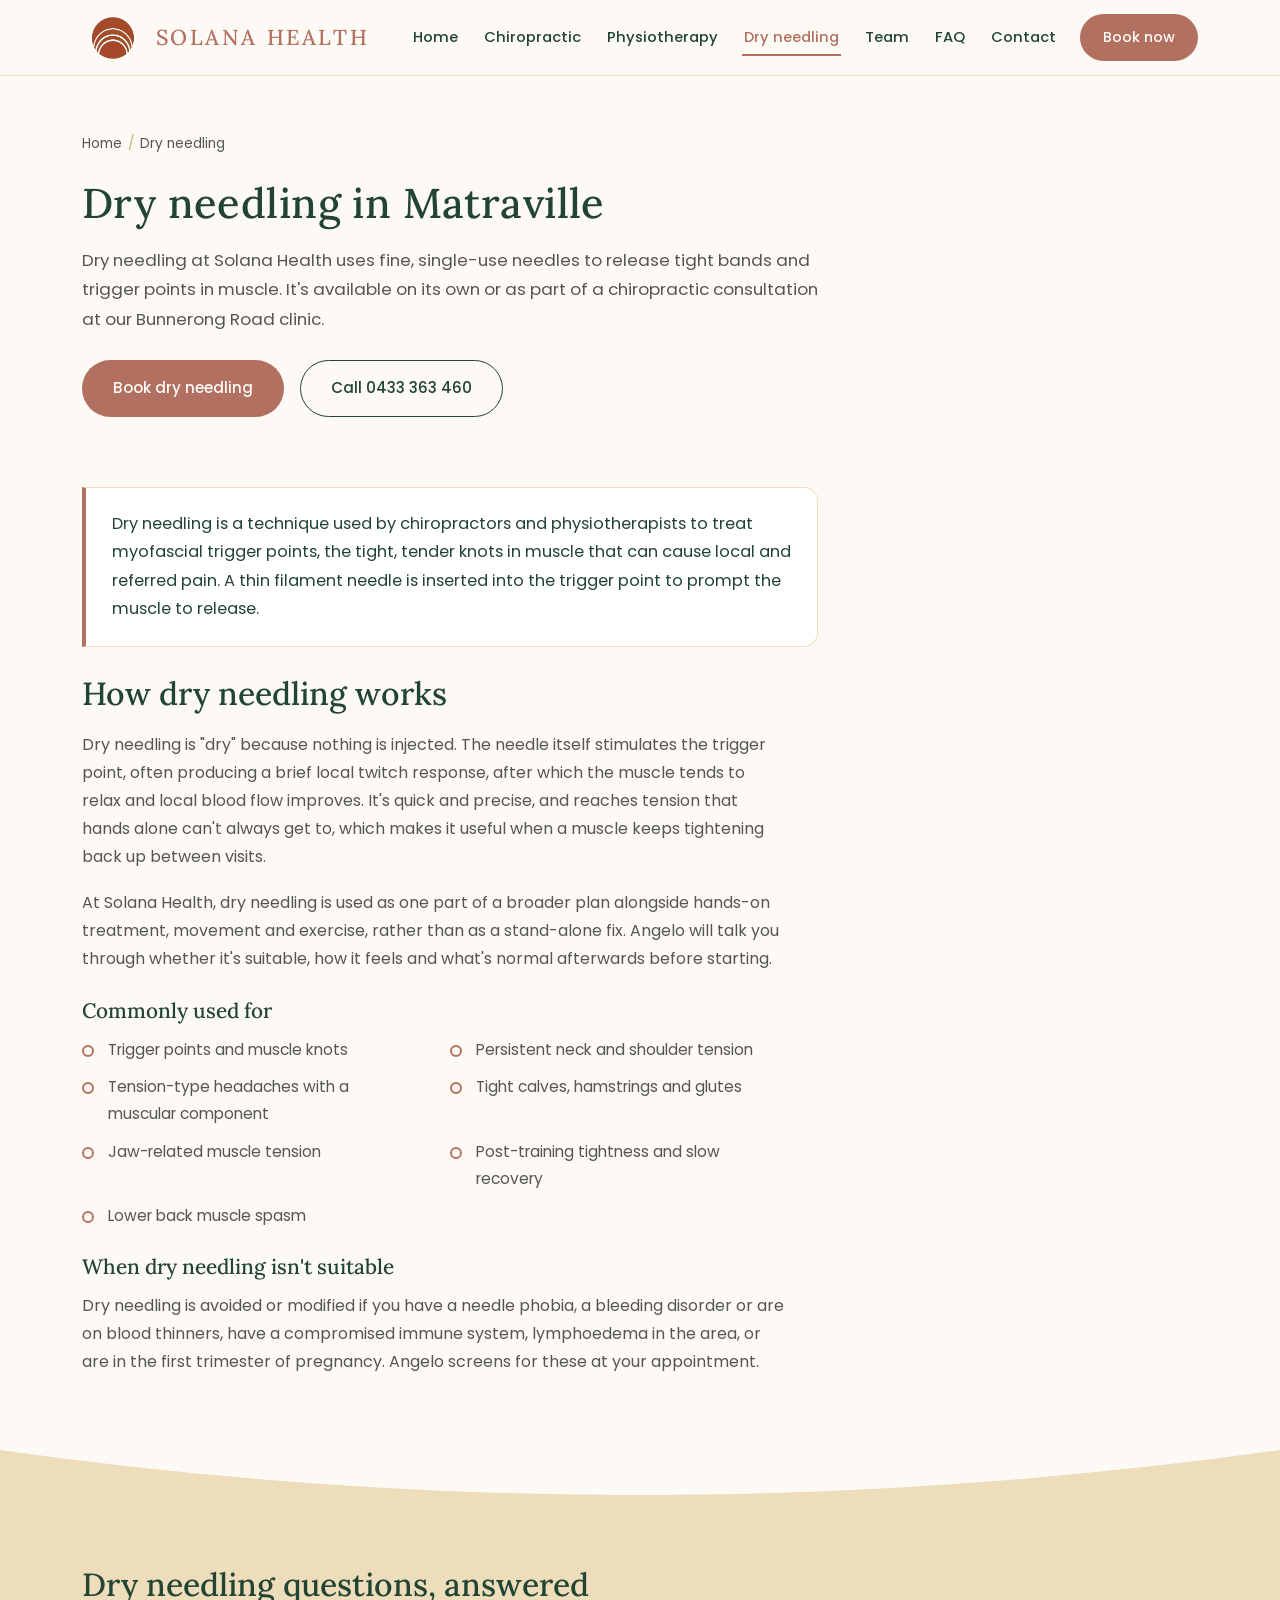
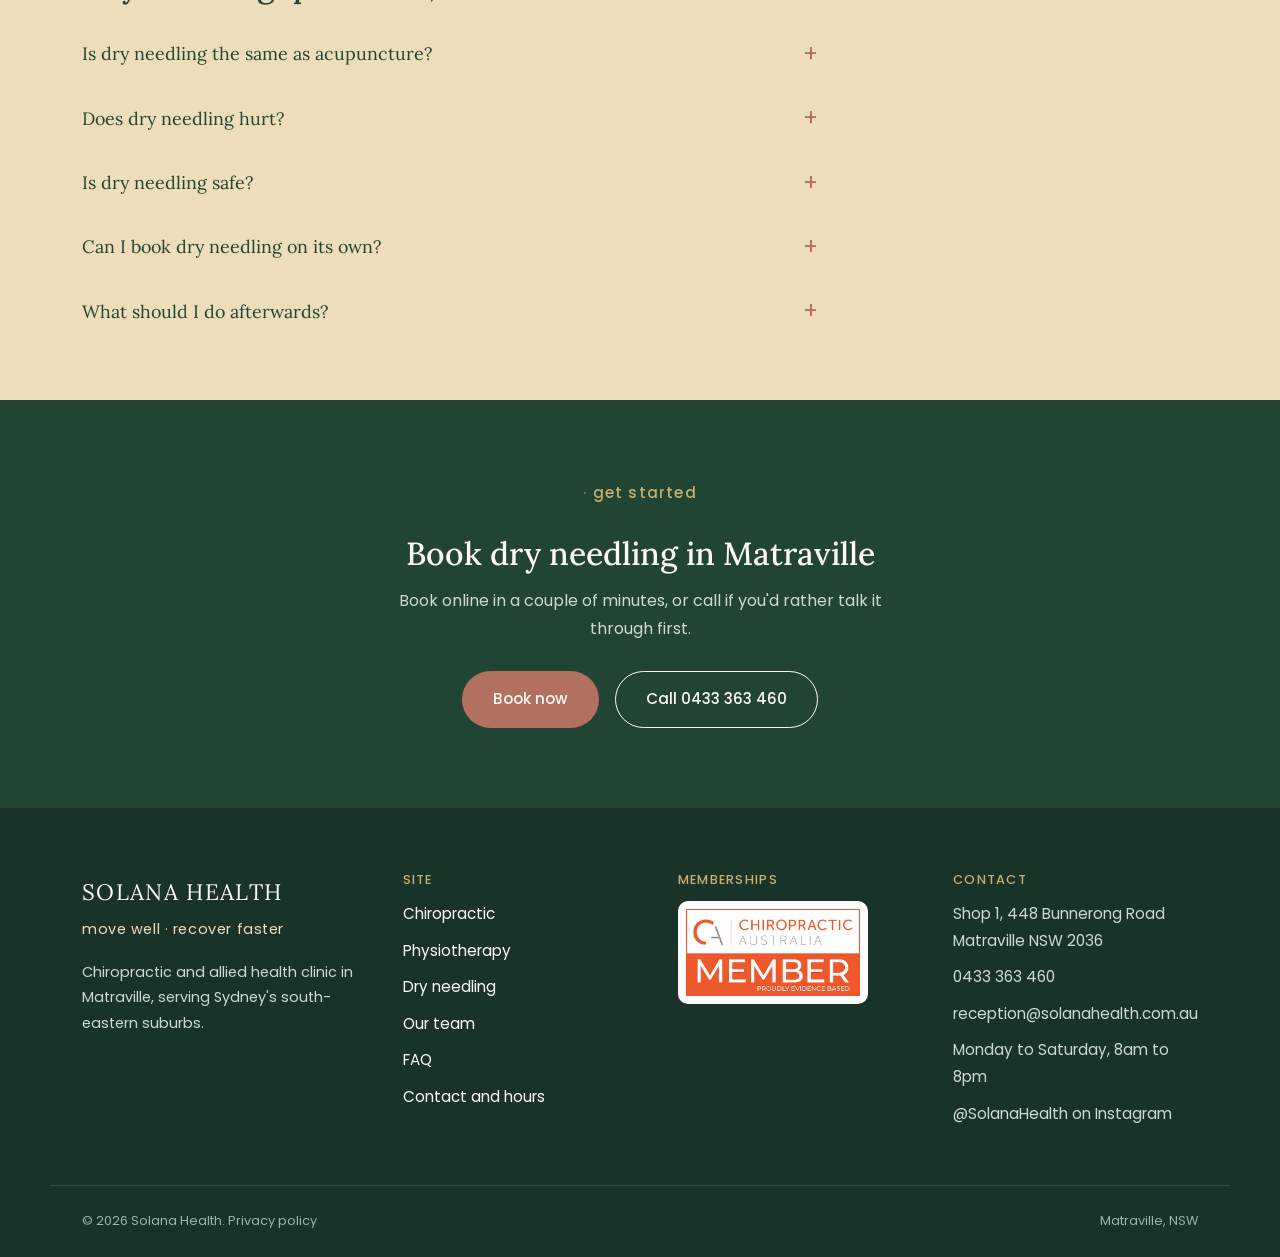
<file: dry-needling/index.html>
<!DOCTYPE html>
<html lang="en-AU">
<head>
<meta charset="UTF-8">
<meta name="viewport" content="width=device-width, initial-scale=1.0">
<!-- Google Tag Manager -->
<script>(function(w,d,s,l,i){w[l]=w[l]||[];w[l].push({'gtm.start':
new Date().getTime(),event:'gtm.js'});var f=d.getElementsByTagName(s)[0],
j=d.createElement(s),dl=l!='dataLayer'?'&l='+l:'';j.async=true;j.src=
'https://www.googletagmanager.com/gtm.js?id='+i+dl;f.parentNode.insertBefore(j,f);
})(window,document,'script','dataLayer','GTM-WJT45XFH');</script>
<!-- End Google Tag Manager -->
<title>Dry Needling Matraville | Solana Health</title>
<meta name="description" content="Dry needling in Matraville, Sydney, for trigger points, muscle tension and sports tightness. Performed by registered chiropractor Angelo Marketos at Solana Health, 448 Bunnerong Road. Book online.">
<link rel="canonical" href="https://solanahealth.com.au/dry-needling/">
<meta name="robots" content="index, follow, max-snippet:-1, max-image-preview:large">
<meta name="geo.region" content="AU-NSW">
<meta name="geo.placename" content="Matraville">
<meta name="geo.position" content="-33.9561526;151.2298847">
<meta name="ICBM" content="-33.9561526, 151.2298847">
<meta property="og:type" content="website">
<meta property="og:site_name" content="Solana Health">
<meta property="og:locale" content="en_AU">
<meta property="og:title" content="Dry Needling Matraville | Solana Health">
<meta property="og:description" content="Dry needling in Matraville, Sydney, for trigger points, muscle tension and sports tightness. Performed by registered chiropractor Angelo Marketos at Solana Health, 448 Bunnerong Road. Book online.">
<meta property="og:url" content="https://solanahealth.com.au/dry-needling/">
<meta property="og:image" content="https://solanahealth.com.au/assets/img/og-solana-health.jpg">
<meta property="og:image:width" content="1200">
<meta property="og:image:height" content="630">
<meta name="twitter:card" content="summary_large_image">
<link rel="icon" type="image/png" href="/assets/img/favicon.png">
<link rel="apple-touch-icon" href="/assets/img/apple-touch-icon.png">
<link rel="preconnect" href="https://fonts.googleapis.com">
<link rel="preconnect" href="https://fonts.gstatic.com" crossorigin>
<link href="https://fonts.googleapis.com/css2?family=Lora:ital,wght@0,400;0,500;0,600;1,400&family=Poppins:wght@300;400;500;600&display=swap" rel="stylesheet">
<link rel="stylesheet" href="/assets/css/site.css">
<script type="application/ld+json">
{
 "@context": "https://schema.org",
 "@graph": [
  {
   "@type": "WebSite",
   "@id": "https://solanahealth.com.au/#website",
   "url": "https://solanahealth.com.au/",
   "name": "Solana Health",
   "publisher": {
    "@id": "https://solanahealth.com.au/#clinic"
   },
   "inLanguage": "en-AU"
  },
  {
   "@type": [
    "MedicalClinic",
    "LocalBusiness"
   ],
   "@id": "https://solanahealth.com.au/#clinic",
   "name": "Solana Health",
   "alternateName": "Solana Health Matraville",
   "description": "Solana Health is an allied health clinic at Shop 1, 448 Bunnerong Road, Matraville NSW 2036, offering chiropractic care, physiotherapy and dry needling. Open Monday to Saturday, 8am to 8pm. HICAPS on-site claiming and Medicare care plan referrals accepted.",
   "url": "https://solanahealth.com.au/",
   "logo": "https://solanahealth.com.au/assets/img/solana-health-icon.png",
   "image": "https://solanahealth.com.au/assets/img/og-solana-health.jpg",
   "telephone": "+61 433 363 460",
   "email": "reception@solanahealth.com.au",
   "slogan": "move well · recover faster",
   "priceRange": "$$",
   "currenciesAccepted": "AUD",
   "paymentAccepted": "Cash, Credit Card, EFTPOS, HICAPS",
   "medicalSpecialty": [
    "Chiropractic",
    "Physiotherapy",
    "Musculoskeletal"
   ],
   "address": {
    "@type": "PostalAddress",
    "streetAddress": "Shop 1, 448 Bunnerong Road",
    "addressLocality": "Matraville",
    "addressRegion": "NSW",
    "postalCode": "2036",
    "addressCountry": "AU"
   },
   "geo": {
    "@type": "GeoCoordinates",
    "latitude": -33.9561526,
    "longitude": 151.2298847
   },
   "hasMap": "https://www.google.com/maps?q=Shop+1+448+Bunnerong+Road+Matraville+NSW+2036",
   "openingHoursSpecification": [
    {
     "@type": "OpeningHoursSpecification",
     "dayOfWeek": [
      "Monday",
      "Tuesday",
      "Wednesday",
      "Thursday",
      "Friday",
      "Saturday"
     ],
     "opens": "08:00",
     "closes": "20:00"
    }
   ],
   "areaServed": [
    {
     "@type": "Place",
     "name": "Matraville"
    },
    {
     "@type": "Place",
     "name": "Maroubra"
    },
    {
     "@type": "Place",
     "name": "Malabar"
    },
    {
     "@type": "Place",
     "name": "Chifley"
    },
    {
     "@type": "Place",
     "name": "Little Bay"
    },
    {
     "@type": "Place",
     "name": "Phillip Bay"
    },
    {
     "@type": "Place",
     "name": "La Perouse"
    },
    {
     "@type": "Place",
     "name": "Eastgardens"
    },
    {
     "@type": "Place",
     "name": "Pagewood"
    },
    {
     "@type": "Place",
     "name": "Hillsdale"
    },
    {
     "@type": "Place",
     "name": "Botany"
    },
    {
     "@type": "Place",
     "name": "Randwick"
    },
    {
     "@type": "Place",
     "name": "Eastern Suburbs Sydney"
    }
   ],
   "sameAs": [
    "https://www.instagram.com/solanahealth/"
   ],
   "founder": {
    "@id": "https://solanahealth.com.au/team/#angelo"
   },
   "employee": [
    {
     "@id": "https://solanahealth.com.au/team/#angelo"
    },
    {
     "@id": "https://solanahealth.com.au/team/#jessica"
    }
   ],
   "availableService": [
    {
     "@type": "MedicalTherapy",
     "name": "Chiropractic",
     "url": "https://solanahealth.com.au/chiropractor-matraville/"
    },
    {
     "@type": "MedicalTherapy",
     "name": "Physiotherapy",
     "url": "https://solanahealth.com.au/physiotherapy-matraville/"
    },
    {
     "@type": "MedicalTherapy",
     "name": "Dry needling",
     "url": "https://solanahealth.com.au/dry-needling/"
    }
   ],
   "potentialAction": {
    "@type": "ReserveAction",
    "target": "https://solana-health.au5.cliniko.com/bookings#service",
    "name": "Book an appointment"
   }
  },
  {
   "@type": "Person",
   "@id": "https://solanahealth.com.au/team/#angelo",
   "name": "Angelo Marketos",
   "givenName": "Angelo",
   "familyName": "Marketos",
   "jobTitle": "Principal Chiropractor",
   "honorificPrefix": "Dr",
   "description": "Angelo Marketos is a chiropractor registered with the Chiropractic Board of Australia (AHPRA CHI0001597312), practising since 2011. He is the principal chiropractor at Solana Health in Matraville, Sydney.",
   "image": "https://solanahealth.com.au/assets/img/angelo-marketos-chiropractor-matraville.jpg",
   "url": "https://solanahealth.com.au/team/",
   "worksFor": {
    "@id": "https://solanahealth.com.au/#clinic"
   },
   "identifier": {
    "@type": "PropertyValue",
    "propertyID": "AHPRA registration number",
    "value": "CHI0001597312"
   },
   "hasCredential": [
    {
     "@type": "EducationalOccupationalCredential",
     "credentialCategory": "degree",
     "name": "Bachelor of Chiropractic Science"
    },
    {
     "@type": "EducationalOccupationalCredential",
     "credentialCategory": "degree",
     "name": "Master of Chiropractic"
    }
   ],
   "memberOf": {
    "@type": "Organization",
    "name": "Chiropractic Australia",
    "url": "https://www.chiropracticaustralia.org.au/"
   },
   "knowsAbout": [
    "Chiropractic",
    "Neck pain",
    "Lower back pain",
    "Headaches",
    "Sciatica",
    "Sports injuries",
    "Dry needling"
   ]
  },
  {
   "@type": "Person",
   "@id": "https://solanahealth.com.au/team/#jessica",
   "name": "Jessica Whitling",
   "givenName": "Jessica",
   "familyName": "Whitling",
   "jobTitle": "Physiotherapist",
   "description": "Jessica Whitling is a physiotherapist registered with the Physiotherapy Board of Australia (AHPRA PHY0002805997). She is the physiotherapist at Solana Health in Matraville, Sydney.",
   "image": "https://solanahealth.com.au/assets/img/jessica-whitling-physiotherapist-matraville.jpg",
   "url": "https://solanahealth.com.au/team/#jessica",
   "worksFor": {
    "@id": "https://solanahealth.com.au/#clinic"
   },
   "identifier": {
    "@type": "PropertyValue",
    "propertyID": "AHPRA registration number",
    "value": "PHY0002805997"
   },
   "hasCredential": [
    {
     "@type": "EducationalOccupationalCredential",
     "credentialCategory": "degree",
     "name": "BSc (Hons) Physiotherapy"
    }
   ],
   "memberOf": {
    "@type": "Organization",
    "name": "Australian Physiotherapy Association"
   },
   "knowsAbout": [
    "Physiotherapy",
    "Sports rehabilitation",
    "Knee injuries",
    "Post-operative rehabilitation",
    "Dry needling"
   ]
  },
  {
   "@type": "BreadcrumbList",
   "itemListElement": [
    {
     "@type": "ListItem",
     "position": 1,
     "name": "Home",
     "item": "https://solanahealth.com.au/"
    },
    {
     "@type": "ListItem",
     "position": 2,
     "name": "Dry needling",
     "item": "https://solanahealth.com.au/dry-needling/"
    }
   ]
  },
  {
   "@type": "FAQPage",
   "mainEntity": [
    {
     "@type": "Question",
     "name": "Is dry needling the same as acupuncture?",
     "acceptedAnswer": {
      "@type": "Answer",
      "text": "No. Both use fine needles, but dry needling is guided by a musculoskeletal assessment and targets specific tight bands or trigger points in muscle. Acupuncture is based on traditional Chinese medicine principles and meridian points."
     }
    },
    {
     "@type": "Question",
     "name": "Does dry needling hurt?",
     "acceptedAnswer": {
      "@type": "Answer",
      "text": "You'll usually feel a brief twitch or deep ache when the needle reaches a trigger point, which settles quickly. Mild soreness for up to 48 hours afterwards is common, similar to post-exercise soreness."
     }
    },
    {
     "@type": "Question",
     "name": "Is dry needling safe?",
     "acceptedAnswer": {
      "@type": "Answer",
      "text": "When performed by a trained, registered practitioner using sterile single-use needles, dry needling has a low risk of complications. Angelo screens for any reasons it may not be suitable for you before treatment. Minor bruising or soreness is the most common side effect."
     }
    },
    {
     "@type": "Question",
     "name": "Can I book dry needling on its own?",
     "acceptedAnswer": {
      "@type": "Answer",
      "text": "Yes. Dry needling can be booked as a stand-alone appointment or included as part of a chiropractic consultation."
     }
    },
    {
     "@type": "Question",
     "name": "What should I do afterwards?",
     "acceptedAnswer": {
      "@type": "Answer",
      "text": "Keep moving gently, drink water and avoid heavy training on the treated area for the rest of the day. Heat can help if the area feels sore."
     }
    }
   ]
  },
  {
   "@type": "MedicalWebPage",
   "url": "https://solanahealth.com.au/dry-needling/",
   "name": "Dry needling in Matraville",
   "about": {
    "@type": "MedicalTherapy",
    "name": "Dry needling"
   },
   "provider": {
    "@id": "https://solanahealth.com.au/#clinic"
   },
   "reviewedBy": {
    "@id": "https://solanahealth.com.au/team/#angelo"
   },
   "lastReviewed": "2026-09-14",
   "isPartOf": {
    "@id": "https://solanahealth.com.au/#website"
   }
  }
 ]
}
</script>
</head>
<body>
<!-- Google Tag Manager (noscript) -->
<noscript><iframe src="https://www.googletagmanager.com/ns.html?id=GTM-WJT45XFH"
height="0" width="0" style="display:none;visibility:hidden"></iframe></noscript>
<!-- End Google Tag Manager (noscript) -->
<a class="skip-link" href="#main">Skip to content</a>
<header class="site-header">
  <div class="header-inner">
    <a href="/" class="brand" aria-label="Solana Health home">
      <img class="brand-icon" src="/assets/img/solana-health-icon.png" alt="" width="62" height="42">
      <span class="brand-name">Solana Health</span>
    </a>
    <button class="nav-toggle" aria-label="Toggle menu" aria-expanded="false" aria-controls="main-nav" onclick="var n=document.getElementById('main-nav');n.classList.toggle('open');this.setAttribute('aria-expanded',n.classList.contains('open'))">
      <span></span><span></span><span></span>
    </button>
    <nav class="main-nav" id="main-nav" aria-label="Main">
      <a href="/">Home</a><a href="/chiropractor-matraville/">Chiropractic</a><a href="/physiotherapy-matraville/">Physiotherapy</a><a href="/dry-needling/" class="active">Dry needling</a><a href="/team/">Team</a><a href="/faq/">FAQ</a><a href="/contact/">Contact</a>
      <a href="https://solana-health.au5.cliniko.com/bookings#service" class="btn btn-primary" target="_blank" rel="noopener">Book now</a>
    </nav>
  </div>
</header>
<main id="main">
<section class="page-hero"><div class="section-inner">
  <nav class="breadcrumb" aria-label="Breadcrumb"><ol><li><a href="/">Home</a></li><li aria-current="page">Dry needling</li></ol></nav>
  <h1>Dry needling in Matraville</h1>
  <p class="hero-lead">Dry needling at Solana Health uses fine, single-use needles to release tight bands and trigger points in muscle. It's available on its own or as part of a chiropractic consultation at our Bunnerong Road clinic.</p>
  <div class="hero-actions"><a href="https://solana-health.au5.cliniko.com/bookings#service" class="btn btn-primary" target="_blank" rel="noopener">Book dry needling</a><a href="tel:+61433363460" class="btn btn-outline">Call 0433 363 460</a></div>
</div></section>
<section class="content-section" style="padding-top:20px;"><div class="section-inner">
  <div class="answer-box"><p>Dry needling is a technique used by chiropractors and physiotherapists to treat myofascial trigger points, the tight, tender knots in muscle that can cause local and referred pain. A thin filament needle is inserted into the trigger point to prompt the muscle to release.</p></div>
  <h2>How dry needling works</h2>
  <p>Dry needling is "dry" because nothing is injected. The needle itself stimulates the trigger point, often producing a brief local twitch response, after which the muscle tends to relax and local blood flow improves. It's quick and precise, and reaches tension that hands alone can't always get to, which makes it useful when a muscle keeps tightening back up between visits.</p>
  <p>At Solana Health, dry needling is used as one part of a broader plan alongside hands-on treatment, movement and exercise, rather than as a stand-alone fix. Angelo will talk you through whether it's suitable, how it feels and what's normal afterwards before starting.</p>
  <h3>Commonly used for</h3>
  <ul class="treat-list"><li>Trigger points and muscle knots</li><li>Persistent neck and shoulder tension</li><li>Tension-type headaches with a muscular component</li><li>Tight calves, hamstrings and glutes</li><li>Jaw-related muscle tension</li><li>Post-training tightness and slow recovery</li><li>Lower back muscle spasm</li></ul>
  <h3>When dry needling isn't suitable</h3>
  <p>Dry needling is avoided or modified if you have a needle phobia, a bleeding disorder or are on blood thinners, have a compromised immune system, lymphoedema in the area, or are in the first trimester of pregnancy. Angelo screens for these at your appointment.</p>
</div></section>
<div class="divider" aria-hidden="true"><svg viewBox="0 0 1440 60" preserveAspectRatio="none" xmlns="http://www.w3.org/2000/svg"><path d="M0,0 C480,60 960,60 1440,0 L1440,60 L0,60 Z" fill="#EEDDBB"/></svg></div>
<section class="content-section band-oak"><div class="section-inner">
  <h2>Dry needling questions, answered</h2>
  <div class="faq-list"><details><summary>Is dry needling the same as acupuncture?</summary><p>No. Both use fine needles, but dry needling is guided by a musculoskeletal assessment and targets specific tight bands or trigger points in muscle. Acupuncture is based on traditional Chinese medicine principles and meridian points.</p></details><details><summary>Does dry needling hurt?</summary><p>You'll usually feel a brief twitch or deep ache when the needle reaches a trigger point, which settles quickly. Mild soreness for up to 48 hours afterwards is common, similar to post-exercise soreness.</p></details><details><summary>Is dry needling safe?</summary><p>When performed by a trained, registered practitioner using sterile single-use needles, dry needling has a low risk of complications. Angelo screens for any reasons it may not be suitable for you before treatment. Minor bruising or soreness is the most common side effect.</p></details><details><summary>Can I book dry needling on its own?</summary><p>Yes. Dry needling can be booked as a stand-alone appointment or included as part of a chiropractic consultation.</p></details><details><summary>What should I do afterwards?</summary><p>Keep moving gently, drink water and avoid heavy training on the treated area for the rest of the day. Heat can help if the area feels sore.</p></details></div>
</div></section>
<section class="cta-band"><div class="section-inner">
  <p class="eyebrow">get started</p><h2>Book dry needling in Matraville</h2><p>Book online in a couple of minutes, or call if you'd rather talk it through first.</p>
  <div class="cta-actions"><a href="https://solana-health.au5.cliniko.com/bookings#service" class="btn btn-primary" target="_blank" rel="noopener">Book now</a>
  <a href="tel:+61433363460" class="btn btn-outline">Call 0433 363 460</a></div>
</div></section>
</main>
<footer class="site-footer">
  <div class="footer-inner section-inner">
    <div class="footer-col">
      <p class="footer-wordmark">SOLANA HEALTH</p>
      <p class="footer-tagline">move well · recover faster</p>
      <p class="footer-desc">Chiropractic and allied health clinic in Matraville, serving Sydney's south-eastern suburbs.</p>
    </div>
    <div class="footer-col">
      <h4>Site</h4>
      <nav class="footer-nav" aria-label="Footer">
        <a href="/chiropractor-matraville/">Chiropractic</a>
        <a href="/physiotherapy-matraville/">Physiotherapy</a>
        <a href="/dry-needling/">Dry needling</a>
        <a href="/team/">Our team</a>
        <a href="/faq/">FAQ</a>
        <a href="/contact/">Contact and hours</a>
      </nav>
    </div>
    <div class="footer-col">
      <h4>Memberships</h4>
      <a href="https://www.chiropracticaustralia.org.au/" target="_blank" rel="noopener" class="member-badge">
        <img src="/assets/img/chiropractic-australia-member.png" alt="Chiropractic Australia member badge" width="174" height="87" loading="lazy">
      </a>
    </div>
    <div class="footer-col footer-contact">
      <h4>Contact</h4>
      <p>Shop 1, 448 Bunnerong Road<br>Matraville NSW 2036</p>
      <p><a href="tel:+61433363460">0433 363 460</a></p>
      <p><a href="mailto:reception@solanahealth.com.au">reception@solanahealth.com.au</a></p>
      <p>Monday to Saturday, 8am to 8pm</p>
      <p><a href="https://www.instagram.com/solanahealth/" target="_blank" rel="noopener">@SolanaHealth on Instagram</a></p>
    </div>
  </div>
  <div class="footer-bottom">
    <p>© 2026 Solana Health. <a href="/privacy-policy/">Privacy policy</a></p>
    <p>Matraville, NSW</p>
  </div>
</footer>
</body>
</html>
</file>
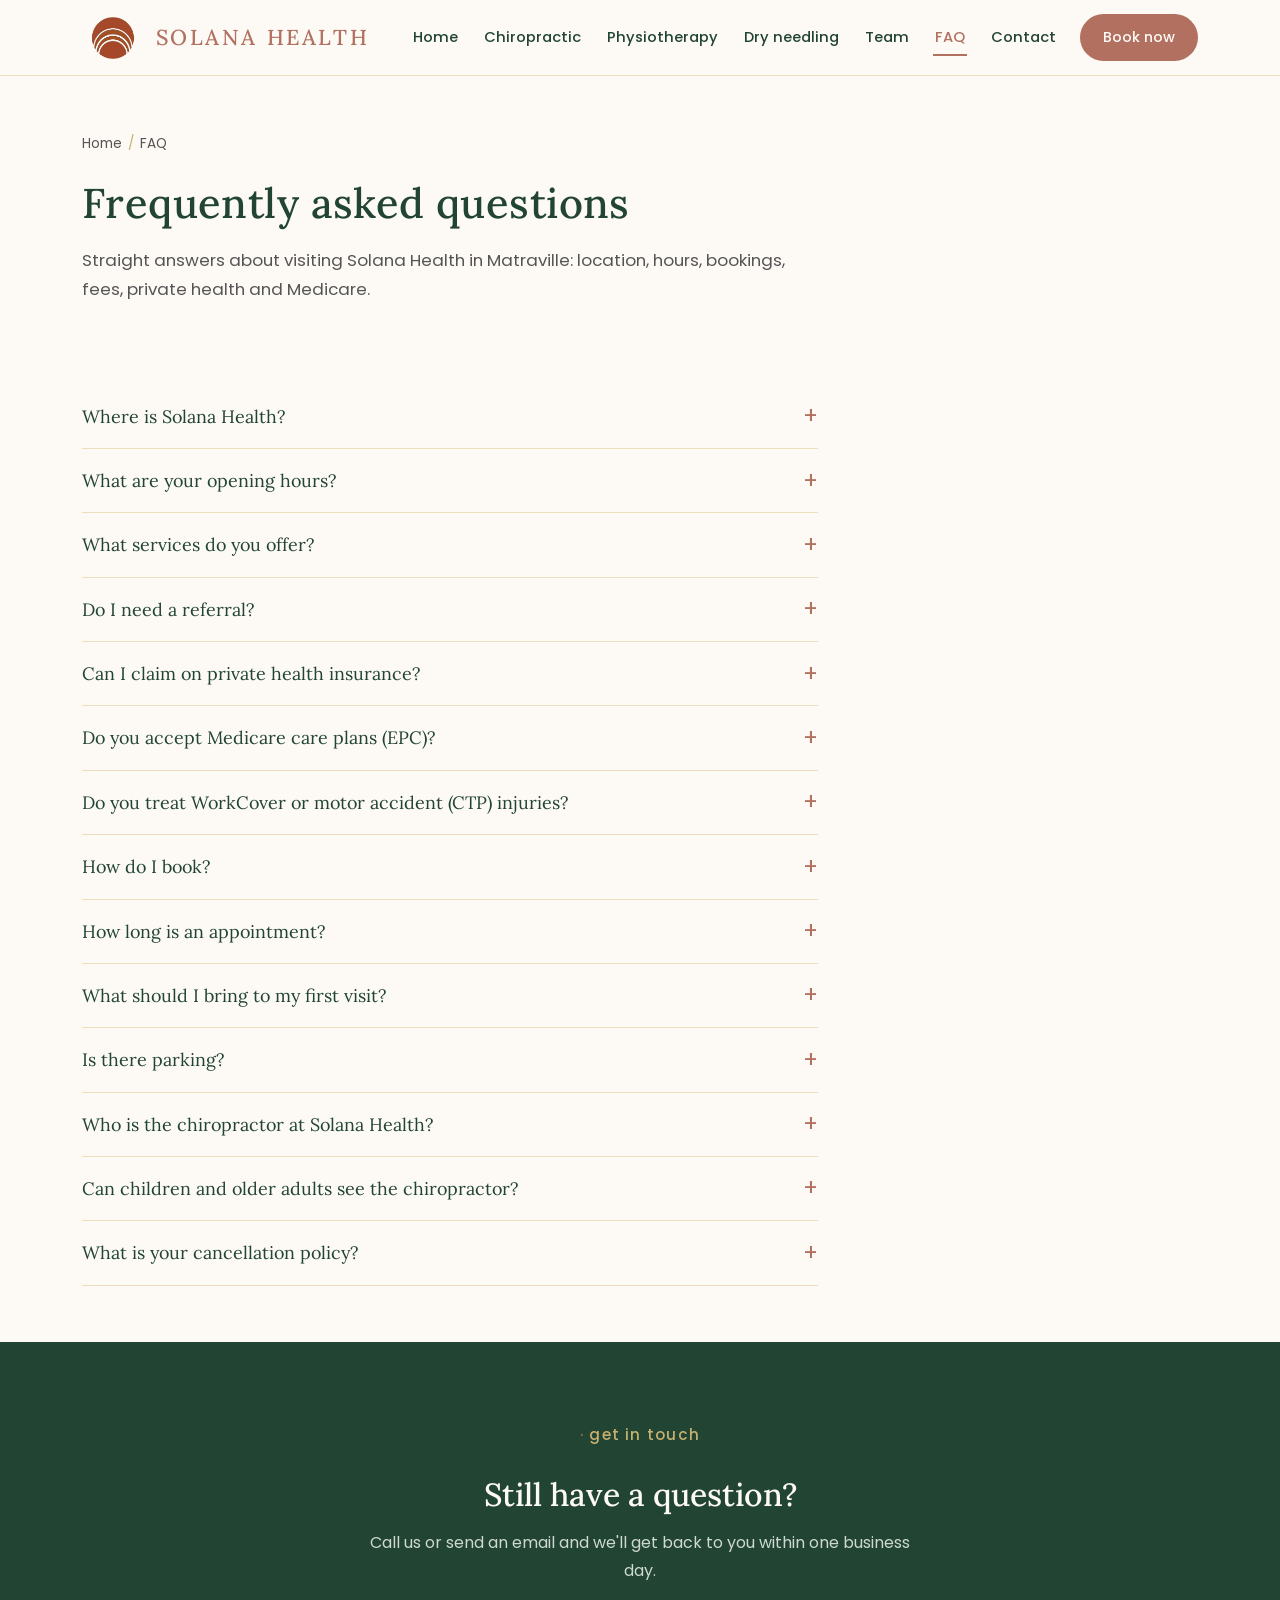
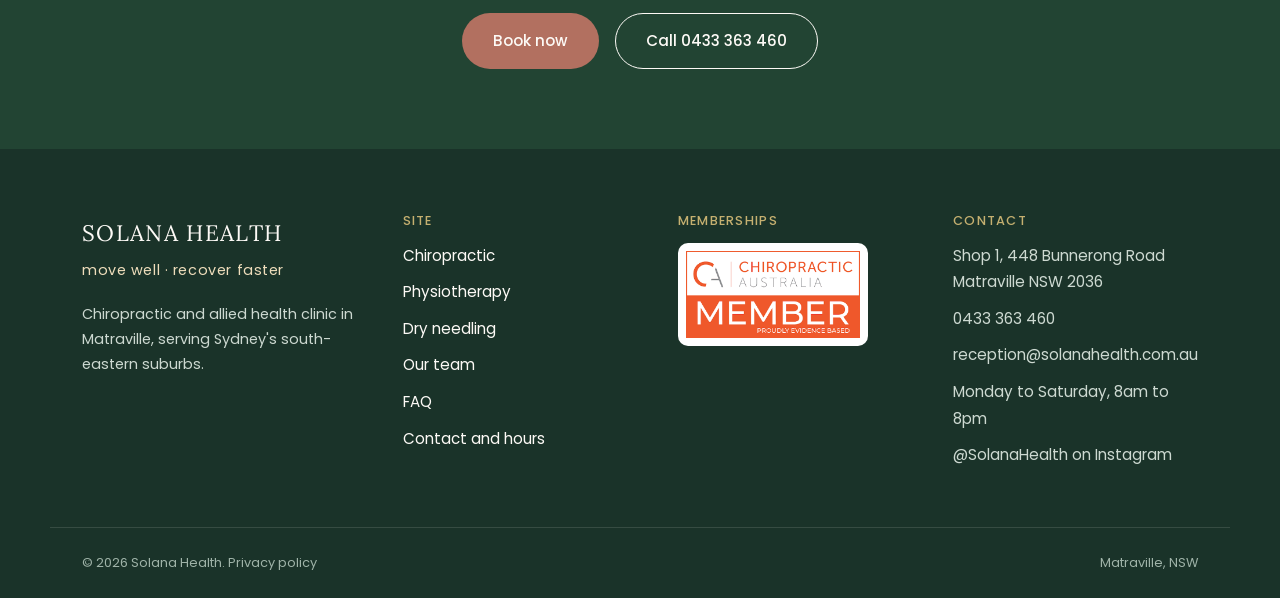
<file: faq/index.html>
<!DOCTYPE html>
<html lang="en-AU">
<head>
<meta charset="UTF-8">
<meta name="viewport" content="width=device-width, initial-scale=1.0">
<!-- Google Tag Manager -->
<script>(function(w,d,s,l,i){w[l]=w[l]||[];w[l].push({'gtm.start':
new Date().getTime(),event:'gtm.js'});var f=d.getElementsByTagName(s)[0],
j=d.createElement(s),dl=l!='dataLayer'?'&l='+l:'';j.async=true;j.src=
'https://www.googletagmanager.com/gtm.js?id='+i+dl;f.parentNode.insertBefore(j,f);
})(window,document,'script','dataLayer','GTM-WJT45XFH');</script>
<!-- End Google Tag Manager -->
<title>FAQ | Solana Health Chiropractic, Matraville</title>
<meta name="description" content="Answers to common questions about Solana Health in Matraville: location, opening hours, bookings, referrals, HICAPS, Medicare care plans, WorkCover and what to bring to your first chiropractic visit.">
<link rel="canonical" href="https://solanahealth.com.au/faq/">
<meta name="robots" content="index, follow, max-snippet:-1, max-image-preview:large">
<meta name="geo.region" content="AU-NSW">
<meta name="geo.placename" content="Matraville">
<meta name="geo.position" content="-33.9561526;151.2298847">
<meta name="ICBM" content="-33.9561526, 151.2298847">
<meta property="og:type" content="website">
<meta property="og:site_name" content="Solana Health">
<meta property="og:locale" content="en_AU">
<meta property="og:title" content="FAQ | Solana Health Chiropractic, Matraville">
<meta property="og:description" content="Answers to common questions about Solana Health in Matraville: location, opening hours, bookings, referrals, HICAPS, Medicare care plans, WorkCover and what to bring to your first chiropractic visit.">
<meta property="og:url" content="https://solanahealth.com.au/faq/">
<meta property="og:image" content="https://solanahealth.com.au/assets/img/og-solana-health.jpg">
<meta property="og:image:width" content="1200">
<meta property="og:image:height" content="630">
<meta name="twitter:card" content="summary_large_image">
<link rel="icon" type="image/png" href="/assets/img/favicon.png">
<link rel="apple-touch-icon" href="/assets/img/apple-touch-icon.png">
<link rel="preconnect" href="https://fonts.googleapis.com">
<link rel="preconnect" href="https://fonts.gstatic.com" crossorigin>
<link href="https://fonts.googleapis.com/css2?family=Lora:ital,wght@0,400;0,500;0,600;1,400&family=Poppins:wght@300;400;500;600&display=swap" rel="stylesheet">
<link rel="stylesheet" href="/assets/css/site.css">
<script type="application/ld+json">
{
 "@context": "https://schema.org",
 "@graph": [
  {
   "@type": "WebSite",
   "@id": "https://solanahealth.com.au/#website",
   "url": "https://solanahealth.com.au/",
   "name": "Solana Health",
   "publisher": {
    "@id": "https://solanahealth.com.au/#clinic"
   },
   "inLanguage": "en-AU"
  },
  {
   "@type": [
    "MedicalClinic",
    "LocalBusiness"
   ],
   "@id": "https://solanahealth.com.au/#clinic",
   "name": "Solana Health",
   "alternateName": "Solana Health Matraville",
   "description": "Solana Health is an allied health clinic at Shop 1, 448 Bunnerong Road, Matraville NSW 2036, offering chiropractic care, physiotherapy and dry needling. Open Monday to Saturday, 8am to 8pm. HICAPS on-site claiming and Medicare care plan referrals accepted.",
   "url": "https://solanahealth.com.au/",
   "logo": "https://solanahealth.com.au/assets/img/solana-health-icon.png",
   "image": "https://solanahealth.com.au/assets/img/og-solana-health.jpg",
   "telephone": "+61 433 363 460",
   "email": "reception@solanahealth.com.au",
   "slogan": "move well · recover faster",
   "priceRange": "$$",
   "currenciesAccepted": "AUD",
   "paymentAccepted": "Cash, Credit Card, EFTPOS, HICAPS",
   "medicalSpecialty": [
    "Chiropractic",
    "Physiotherapy",
    "Musculoskeletal"
   ],
   "address": {
    "@type": "PostalAddress",
    "streetAddress": "Shop 1, 448 Bunnerong Road",
    "addressLocality": "Matraville",
    "addressRegion": "NSW",
    "postalCode": "2036",
    "addressCountry": "AU"
   },
   "geo": {
    "@type": "GeoCoordinates",
    "latitude": -33.9561526,
    "longitude": 151.2298847
   },
   "hasMap": "https://www.google.com/maps?q=Shop+1+448+Bunnerong+Road+Matraville+NSW+2036",
   "openingHoursSpecification": [
    {
     "@type": "OpeningHoursSpecification",
     "dayOfWeek": [
      "Monday",
      "Tuesday",
      "Wednesday",
      "Thursday",
      "Friday",
      "Saturday"
     ],
     "opens": "08:00",
     "closes": "20:00"
    }
   ],
   "areaServed": [
    {
     "@type": "Place",
     "name": "Matraville"
    },
    {
     "@type": "Place",
     "name": "Maroubra"
    },
    {
     "@type": "Place",
     "name": "Malabar"
    },
    {
     "@type": "Place",
     "name": "Chifley"
    },
    {
     "@type": "Place",
     "name": "Little Bay"
    },
    {
     "@type": "Place",
     "name": "Phillip Bay"
    },
    {
     "@type": "Place",
     "name": "La Perouse"
    },
    {
     "@type": "Place",
     "name": "Eastgardens"
    },
    {
     "@type": "Place",
     "name": "Pagewood"
    },
    {
     "@type": "Place",
     "name": "Hillsdale"
    },
    {
     "@type": "Place",
     "name": "Botany"
    },
    {
     "@type": "Place",
     "name": "Randwick"
    },
    {
     "@type": "Place",
     "name": "Eastern Suburbs Sydney"
    }
   ],
   "sameAs": [
    "https://www.instagram.com/solanahealth/"
   ],
   "founder": {
    "@id": "https://solanahealth.com.au/team/#angelo"
   },
   "employee": [
    {
     "@id": "https://solanahealth.com.au/team/#angelo"
    },
    {
     "@id": "https://solanahealth.com.au/team/#jessica"
    }
   ],
   "availableService": [
    {
     "@type": "MedicalTherapy",
     "name": "Chiropractic",
     "url": "https://solanahealth.com.au/chiropractor-matraville/"
    },
    {
     "@type": "MedicalTherapy",
     "name": "Physiotherapy",
     "url": "https://solanahealth.com.au/physiotherapy-matraville/"
    },
    {
     "@type": "MedicalTherapy",
     "name": "Dry needling",
     "url": "https://solanahealth.com.au/dry-needling/"
    }
   ],
   "potentialAction": {
    "@type": "ReserveAction",
    "target": "https://solana-health.au5.cliniko.com/bookings#service",
    "name": "Book an appointment"
   }
  },
  {
   "@type": "Person",
   "@id": "https://solanahealth.com.au/team/#angelo",
   "name": "Angelo Marketos",
   "givenName": "Angelo",
   "familyName": "Marketos",
   "jobTitle": "Principal Chiropractor",
   "honorificPrefix": "Dr",
   "description": "Angelo Marketos is a chiropractor registered with the Chiropractic Board of Australia (AHPRA CHI0001597312), practising since 2011. He is the principal chiropractor at Solana Health in Matraville, Sydney.",
   "image": "https://solanahealth.com.au/assets/img/angelo-marketos-chiropractor-matraville.jpg",
   "url": "https://solanahealth.com.au/team/",
   "worksFor": {
    "@id": "https://solanahealth.com.au/#clinic"
   },
   "identifier": {
    "@type": "PropertyValue",
    "propertyID": "AHPRA registration number",
    "value": "CHI0001597312"
   },
   "hasCredential": [
    {
     "@type": "EducationalOccupationalCredential",
     "credentialCategory": "degree",
     "name": "Bachelor of Chiropractic Science"
    },
    {
     "@type": "EducationalOccupationalCredential",
     "credentialCategory": "degree",
     "name": "Master of Chiropractic"
    }
   ],
   "memberOf": {
    "@type": "Organization",
    "name": "Chiropractic Australia",
    "url": "https://www.chiropracticaustralia.org.au/"
   },
   "knowsAbout": [
    "Chiropractic",
    "Neck pain",
    "Lower back pain",
    "Headaches",
    "Sciatica",
    "Sports injuries",
    "Dry needling"
   ]
  },
  {
   "@type": "Person",
   "@id": "https://solanahealth.com.au/team/#jessica",
   "name": "Jessica Whitling",
   "givenName": "Jessica",
   "familyName": "Whitling",
   "jobTitle": "Physiotherapist",
   "description": "Jessica Whitling is a physiotherapist registered with the Physiotherapy Board of Australia (AHPRA PHY0002805997). She is the physiotherapist at Solana Health in Matraville, Sydney.",
   "image": "https://solanahealth.com.au/assets/img/jessica-whitling-physiotherapist-matraville.jpg",
   "url": "https://solanahealth.com.au/team/#jessica",
   "worksFor": {
    "@id": "https://solanahealth.com.au/#clinic"
   },
   "identifier": {
    "@type": "PropertyValue",
    "propertyID": "AHPRA registration number",
    "value": "PHY0002805997"
   },
   "hasCredential": [
    {
     "@type": "EducationalOccupationalCredential",
     "credentialCategory": "degree",
     "name": "BSc (Hons) Physiotherapy"
    }
   ],
   "memberOf": {
    "@type": "Organization",
    "name": "Australian Physiotherapy Association"
   },
   "knowsAbout": [
    "Physiotherapy",
    "Sports rehabilitation",
    "Knee injuries",
    "Post-operative rehabilitation",
    "Dry needling"
   ]
  },
  {
   "@type": "BreadcrumbList",
   "itemListElement": [
    {
     "@type": "ListItem",
     "position": 1,
     "name": "Home",
     "item": "https://solanahealth.com.au/"
    },
    {
     "@type": "ListItem",
     "position": 2,
     "name": "FAQ",
     "item": "https://solanahealth.com.au/faq/"
    }
   ]
  },
  {
   "@type": "FAQPage",
   "mainEntity": [
    {
     "@type": "Question",
     "name": "Where is Solana Health?",
     "acceptedAnswer": {
      "@type": "Answer",
      "text": "Solana Health is at Shop 1, 448 Bunnerong Road, Matraville NSW 2036, in Sydney's south-eastern suburbs, close to Maroubra, Malabar, Chifley, Little Bay, Eastgardens and Botany."
     }
    },
    {
     "@type": "Question",
     "name": "What are your opening hours?",
     "acceptedAnswer": {
      "@type": "Answer",
      "text": "Monday to Saturday, 8am to 8pm. We're closed on Sundays and public holidays."
     }
    },
    {
     "@type": "Question",
     "name": "What services do you offer?",
     "acceptedAnswer": {
      "@type": "Answer",
      "text": "Chiropractic care, physiotherapy and dry needling are available now. We plan to add recovery services such as infrared sauna and red light therapy at a later stage."
     }
    },
    {
     "@type": "Question",
     "name": "Do I need a referral?",
     "acceptedAnswer": {
      "@type": "Answer",
      "text": "No referral is needed to see the chiropractor. A GP referral is only required if you want to claim under a Medicare Chronic Condition Management Plan."
     }
    },
    {
     "@type": "Question",
     "name": "Can I claim on private health insurance?",
     "acceptedAnswer": {
      "@type": "Answer",
      "text": "Yes. We have HICAPS on site, so if your extras cover includes chiropractic you can claim on the spot and pay the gap."
     }
    },
    {
     "@type": "Question",
     "name": "Do you accept Medicare care plans (EPC)?",
     "acceptedAnswer": {
      "@type": "Answer",
      "text": "Yes. We accept GP Chronic Condition Management Plan referrals, which replaced the EPC and CDM plans in July 2025. Medicare covers up to five allied health visits per calendar year under these plans, shared across all allied health providers you see."
     }
    },
    {
     "@type": "Question",
     "name": "Do you treat WorkCover or motor accident (CTP) injuries?",
     "acceptedAnswer": {
      "@type": "Answer",
      "text": "Yes, chiropractic treatment can be provided under NSW workers compensation and CTP schemes. Bring your claim number and any approval from your insurer, and call us first so we can confirm what's needed."
     }
    },
    {
     "@type": "Question",
     "name": "How do I book?",
     "acceptedAnswer": {
      "@type": "Answer",
      "text": "Book online 24 hours a day via our Cliniko booking page, or call 0433 363 460 during opening hours."
     }
    },
    {
     "@type": "Question",
     "name": "How long is an appointment?",
     "acceptedAnswer": {
      "@type": "Answer",
      "text": "An initial chiropractic consultation takes around 45 minutes. Standard follow-up consultations take around 20 to 30 minutes."
     }
    },
    {
     "@type": "Question",
     "name": "What should I bring to my first visit?",
     "acceptedAnswer": {
      "@type": "Answer",
      "text": "Any relevant scans, reports or referral letters, your private health card if you'd like to claim through HICAPS, and comfortable clothing you can move in."
     }
    },
    {
     "@type": "Question",
     "name": "Is there parking?",
     "acceptedAnswer": {
      "@type": "Answer",
      "text": "Yes. Street parking is available on Bunnerong Road and the surrounding side streets in Matraville."
     }
    },
    {
     "@type": "Question",
     "name": "Who is the chiropractor at Solana Health?",
     "acceptedAnswer": {
      "@type": "Answer",
      "text": "Dr Angelo Marketos (Chiropractor) is the principal chiropractor. He has been practising since 2011, holds a Bachelor of Chiropractic Science and a Master of Chiropractic, is registered with AHPRA and is a member of Chiropractic Australia."
     }
    },
    {
     "@type": "Question",
     "name": "Can children and older adults see the chiropractor?",
     "acceptedAnswer": {
      "@type": "Answer",
      "text": "Yes. Angelo assesses each person individually and adapts techniques to age, condition and comfort. If chiropractic care isn't the right fit, he'll say so and suggest an alternative."
     }
    },
    {
     "@type": "Question",
     "name": "What is your cancellation policy?",
     "acceptedAnswer": {
      "@type": "Answer",
      "text": "Please give at least 24 hours' notice if you need to change or cancel an appointment so the time can be offered to someone else. Late cancellation and non-attendance fees are set out on the booking page."
     }
    }
   ]
  }
 ]
}
</script>
</head>
<body>
<!-- Google Tag Manager (noscript) -->
<noscript><iframe src="https://www.googletagmanager.com/ns.html?id=GTM-WJT45XFH"
height="0" width="0" style="display:none;visibility:hidden"></iframe></noscript>
<!-- End Google Tag Manager (noscript) -->
<a class="skip-link" href="#main">Skip to content</a>
<header class="site-header">
  <div class="header-inner">
    <a href="/" class="brand" aria-label="Solana Health home">
      <img class="brand-icon" src="/assets/img/solana-health-icon.png" alt="" width="62" height="42">
      <span class="brand-name">Solana Health</span>
    </a>
    <button class="nav-toggle" aria-label="Toggle menu" aria-expanded="false" aria-controls="main-nav" onclick="var n=document.getElementById('main-nav');n.classList.toggle('open');this.setAttribute('aria-expanded',n.classList.contains('open'))">
      <span></span><span></span><span></span>
    </button>
    <nav class="main-nav" id="main-nav" aria-label="Main">
      <a href="/">Home</a><a href="/chiropractor-matraville/">Chiropractic</a><a href="/physiotherapy-matraville/">Physiotherapy</a><a href="/dry-needling/">Dry needling</a><a href="/team/">Team</a><a href="/faq/" class="active">FAQ</a><a href="/contact/">Contact</a>
      <a href="https://solana-health.au5.cliniko.com/bookings#service" class="btn btn-primary" target="_blank" rel="noopener">Book now</a>
    </nav>
  </div>
</header>
<main id="main">
<section class="page-hero"><div class="section-inner">
  <nav class="breadcrumb" aria-label="Breadcrumb"><ol><li><a href="/">Home</a></li><li aria-current="page">FAQ</li></ol></nav>
  <h1>Frequently asked questions</h1>
  <p class="hero-lead">Straight answers about visiting Solana Health in Matraville: location, hours, bookings, fees, private health and Medicare.</p>
</div></section>
<section class="content-section" style="padding-top:10px;"><div class="section-inner"><div class="faq-list"><details><summary>Where is Solana Health?</summary><p>Solana Health is at Shop 1, 448 Bunnerong Road, Matraville NSW 2036, in Sydney's south-eastern suburbs, close to Maroubra, Malabar, Chifley, Little Bay, Eastgardens and Botany.</p></details><details><summary>What are your opening hours?</summary><p>Monday to Saturday, 8am to 8pm. We're closed on Sundays and public holidays.</p></details><details><summary>What services do you offer?</summary><p>Chiropractic care, physiotherapy and dry needling are available now. We plan to add recovery services such as infrared sauna and red light therapy at a later stage.</p></details><details><summary>Do I need a referral?</summary><p>No referral is needed to see the chiropractor. A GP referral is only required if you want to claim under a Medicare Chronic Condition Management Plan.</p></details><details><summary>Can I claim on private health insurance?</summary><p>Yes. We have HICAPS on site, so if your extras cover includes chiropractic you can claim on the spot and pay the gap.</p></details><details><summary>Do you accept Medicare care plans (EPC)?</summary><p>Yes. We accept GP Chronic Condition Management Plan referrals, which replaced the EPC and CDM plans in July 2025. Medicare covers up to five allied health visits per calendar year under these plans, shared across all allied health providers you see.</p></details><details><summary>Do you treat WorkCover or motor accident (CTP) injuries?</summary><p>Yes, chiropractic treatment can be provided under NSW workers compensation and CTP schemes. Bring your claim number and any approval from your insurer, and call us first so we can confirm what's needed.</p></details><details><summary>How do I book?</summary><p>Book online 24 hours a day via our Cliniko booking page, or call 0433 363 460 during opening hours.</p></details><details><summary>How long is an appointment?</summary><p>An initial chiropractic consultation takes around 45 minutes. Standard follow-up consultations take around 20 to 30 minutes.</p></details><details><summary>What should I bring to my first visit?</summary><p>Any relevant scans, reports or referral letters, your private health card if you'd like to claim through HICAPS, and comfortable clothing you can move in.</p></details><details><summary>Is there parking?</summary><p>Yes. Street parking is available on Bunnerong Road and the surrounding side streets in Matraville.</p></details><details><summary>Who is the chiropractor at Solana Health?</summary><p>Dr Angelo Marketos (Chiropractor) is the principal chiropractor. He has been practising since 2011, holds a Bachelor of Chiropractic Science and a Master of Chiropractic, is registered with AHPRA and is a member of Chiropractic Australia.</p></details><details><summary>Can children and older adults see the chiropractor?</summary><p>Yes. Angelo assesses each person individually and adapts techniques to age, condition and comfort. If chiropractic care isn't the right fit, he'll say so and suggest an alternative.</p></details><details><summary>What is your cancellation policy?</summary><p>Please give at least 24 hours' notice if you need to change or cancel an appointment so the time can be offered to someone else. Late cancellation and non-attendance fees are set out on the booking page.</p></details></div></div></section>
<section class="cta-band"><div class="section-inner">
  <p class="eyebrow">get in touch</p><h2>Still have a question?</h2><p>Call us or send an email and we'll get back to you within one business day.</p>
  <div class="cta-actions"><a href="https://solana-health.au5.cliniko.com/bookings#service" class="btn btn-primary" target="_blank" rel="noopener">Book now</a>
  <a href="tel:+61433363460" class="btn btn-outline">Call 0433 363 460</a></div>
</div></section>
</main>
<footer class="site-footer">
  <div class="footer-inner section-inner">
    <div class="footer-col">
      <p class="footer-wordmark">SOLANA HEALTH</p>
      <p class="footer-tagline">move well · recover faster</p>
      <p class="footer-desc">Chiropractic and allied health clinic in Matraville, serving Sydney's south-eastern suburbs.</p>
    </div>
    <div class="footer-col">
      <h4>Site</h4>
      <nav class="footer-nav" aria-label="Footer">
        <a href="/chiropractor-matraville/">Chiropractic</a>
        <a href="/physiotherapy-matraville/">Physiotherapy</a>
        <a href="/dry-needling/">Dry needling</a>
        <a href="/team/">Our team</a>
        <a href="/faq/">FAQ</a>
        <a href="/contact/">Contact and hours</a>
      </nav>
    </div>
    <div class="footer-col">
      <h4>Memberships</h4>
      <a href="https://www.chiropracticaustralia.org.au/" target="_blank" rel="noopener" class="member-badge">
        <img src="/assets/img/chiropractic-australia-member.png" alt="Chiropractic Australia member badge" width="174" height="87" loading="lazy">
      </a>
    </div>
    <div class="footer-col footer-contact">
      <h4>Contact</h4>
      <p>Shop 1, 448 Bunnerong Road<br>Matraville NSW 2036</p>
      <p><a href="tel:+61433363460">0433 363 460</a></p>
      <p><a href="mailto:reception@solanahealth.com.au">reception@solanahealth.com.au</a></p>
      <p>Monday to Saturday, 8am to 8pm</p>
      <p><a href="https://www.instagram.com/solanahealth/" target="_blank" rel="noopener">@SolanaHealth on Instagram</a></p>
    </div>
  </div>
  <div class="footer-bottom">
    <p>© 2026 Solana Health. <a href="/privacy-policy/">Privacy policy</a></p>
    <p>Matraville, NSW</p>
  </div>
</footer>
</body>
</html>
</file>
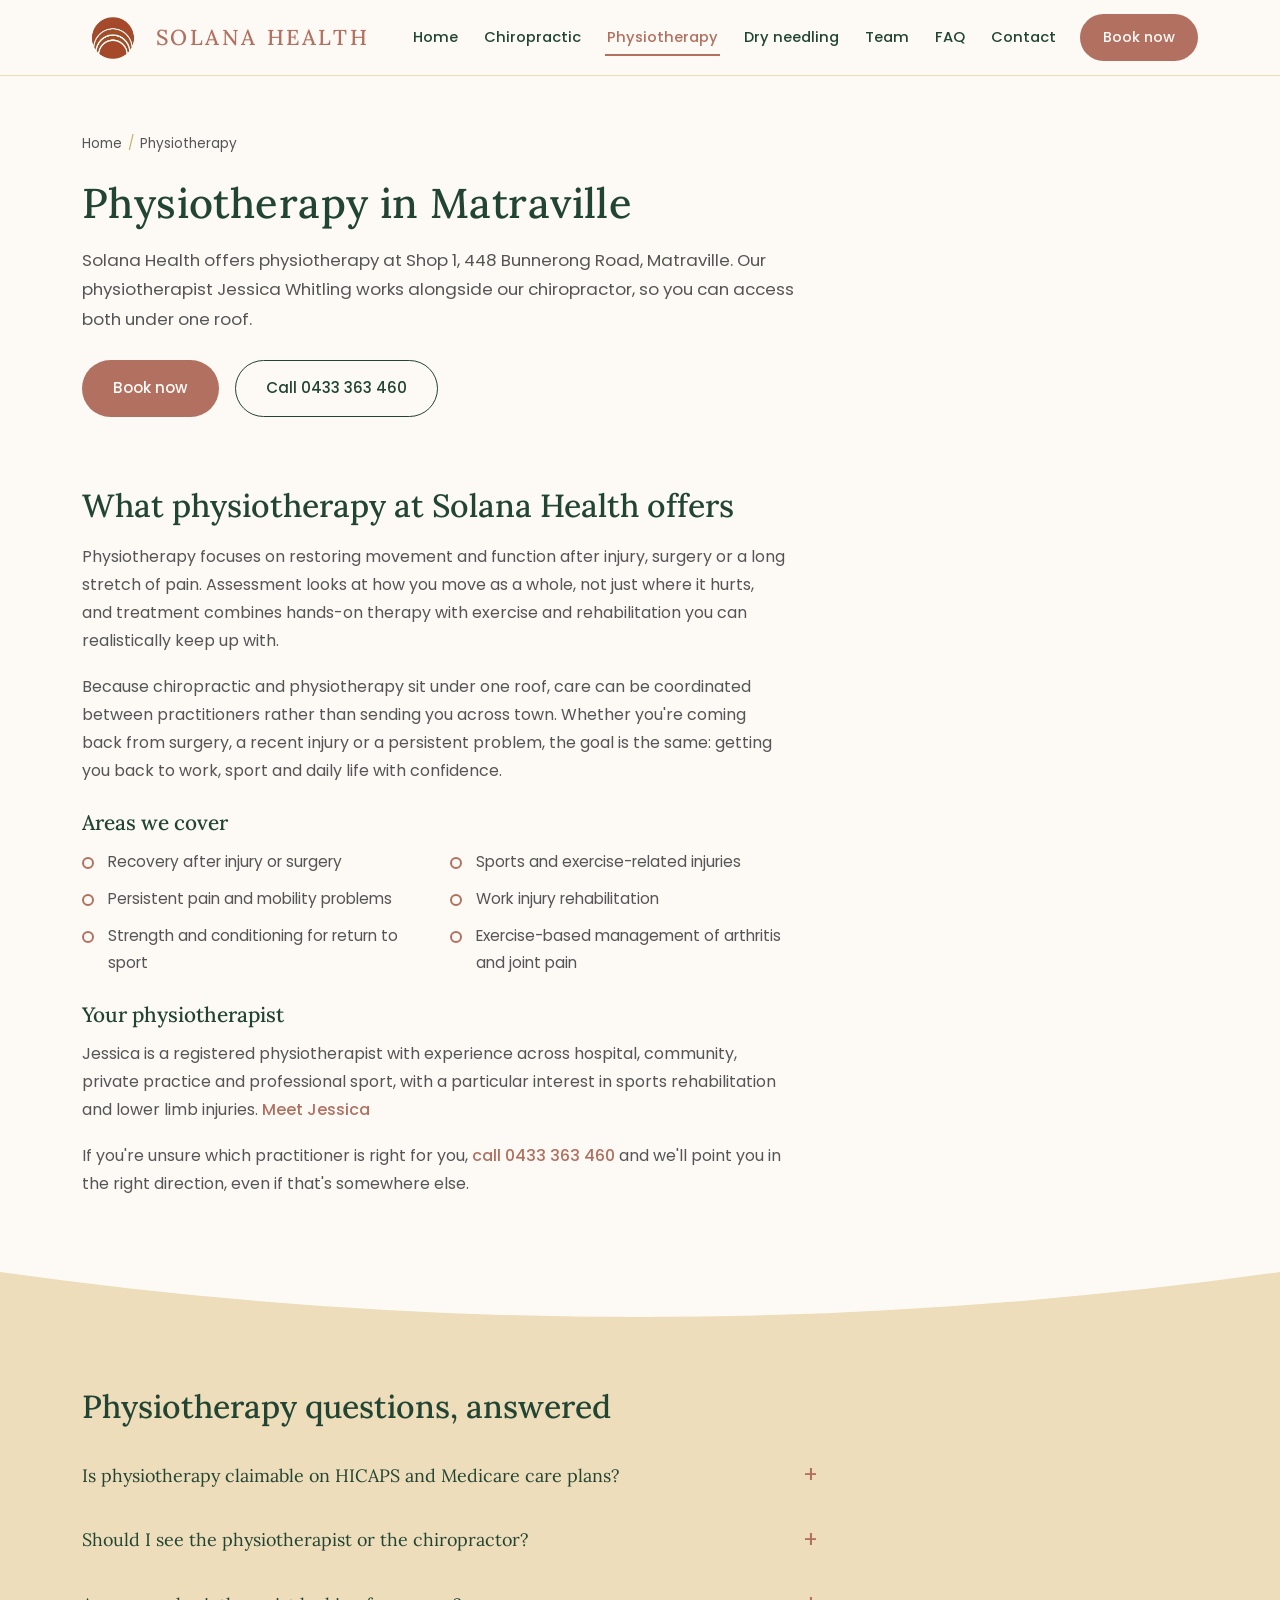
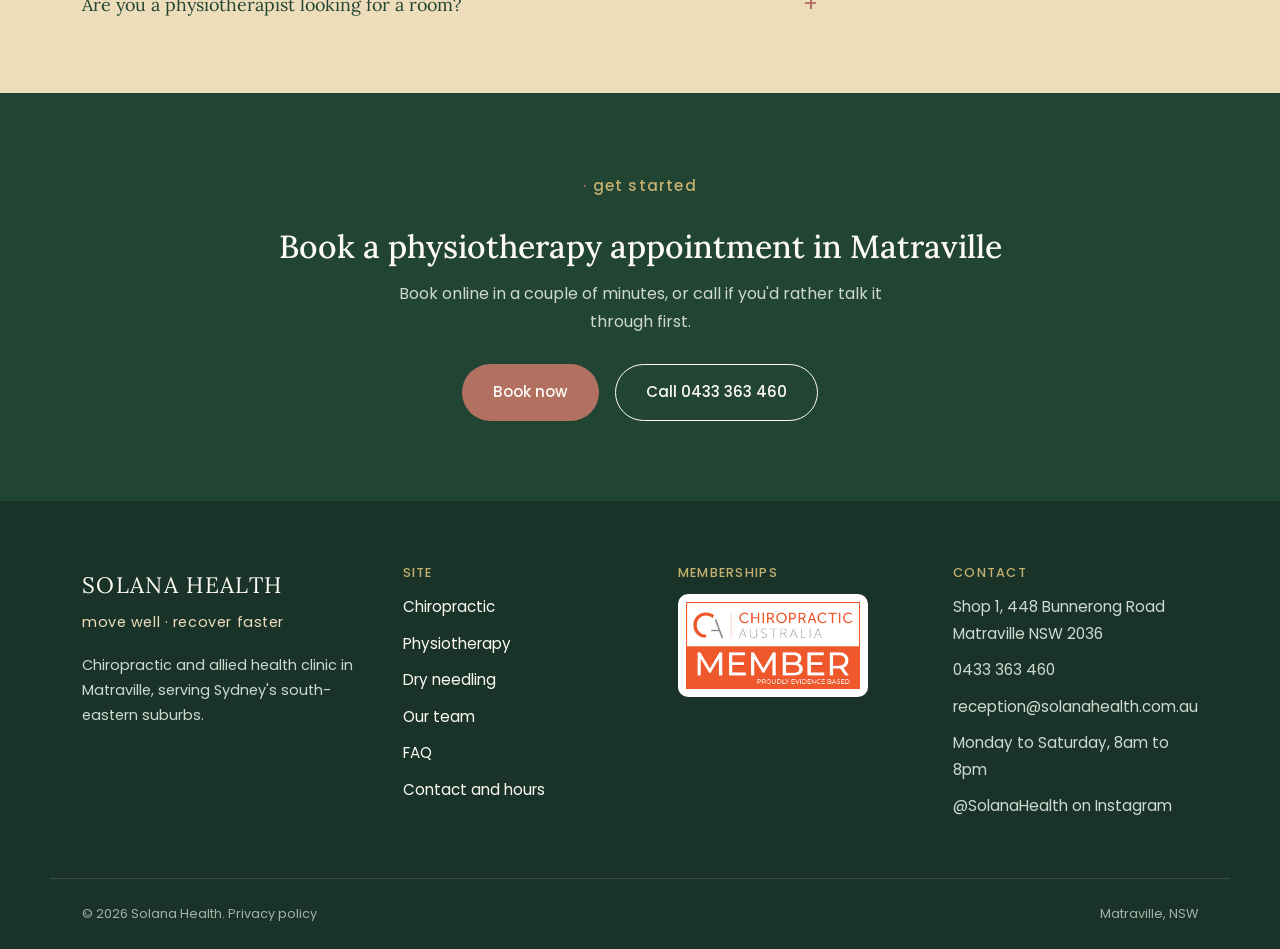
<file: physiotherapy-matraville/index.html>
<!DOCTYPE html>
<html lang="en-AU">
<head>
<meta charset="UTF-8">
<meta name="viewport" content="width=device-width, initial-scale=1.0">
<!-- Google Tag Manager -->
<script>(function(w,d,s,l,i){w[l]=w[l]||[];w[l].push({'gtm.start':
new Date().getTime(),event:'gtm.js'});var f=d.getElementsByTagName(s)[0],
j=d.createElement(s),dl=l!='dataLayer'?'&l='+l:'';j.async=true;j.src=
'https://www.googletagmanager.com/gtm.js?id='+i+dl;f.parentNode.insertBefore(j,f);
})(window,document,'script','dataLayer','GTM-WJT45XFH');</script>
<!-- End Google Tag Manager -->
<title>Physiotherapy Matraville | Solana Health</title>
<meta name="description" content="Physiotherapy at Solana Health, 448 Bunnerong Road, Matraville. Book online with our registered physiotherapist Jessica Whitling for sports injuries, knee rehabilitation, post-operative recovery, and neck and back pain. Open Monday to Saturday.">
<link rel="canonical" href="https://solanahealth.com.au/physiotherapy-matraville/">
<meta name="robots" content="index, follow, max-snippet:-1, max-image-preview:large">
<meta name="geo.region" content="AU-NSW">
<meta name="geo.placename" content="Matraville">
<meta name="geo.position" content="-33.9561526;151.2298847">
<meta name="ICBM" content="-33.9561526, 151.2298847">
<meta property="og:type" content="website">
<meta property="og:site_name" content="Solana Health">
<meta property="og:locale" content="en_AU">
<meta property="og:title" content="Physiotherapy Matraville | Solana Health">
<meta property="og:description" content="Physiotherapy at Solana Health, 448 Bunnerong Road, Matraville. Book online with our registered physiotherapist Jessica Whitling for sports injuries, knee rehabilitation, post-operative recovery, and neck and back pain. Open Monday to Saturday.">
<meta property="og:url" content="https://solanahealth.com.au/physiotherapy-matraville/">
<meta property="og:image" content="https://solanahealth.com.au/assets/img/og-solana-health.jpg">
<meta property="og:image:width" content="1200">
<meta property="og:image:height" content="630">
<meta name="twitter:card" content="summary_large_image">
<link rel="icon" type="image/png" href="/assets/img/favicon.png">
<link rel="apple-touch-icon" href="/assets/img/apple-touch-icon.png">
<link rel="preconnect" href="https://fonts.googleapis.com">
<link rel="preconnect" href="https://fonts.gstatic.com" crossorigin>
<link href="https://fonts.googleapis.com/css2?family=Lora:ital,wght@0,400;0,500;0,600;1,400&family=Poppins:wght@300;400;500;600&display=swap" rel="stylesheet">
<link rel="stylesheet" href="/assets/css/site.css">
<script type="application/ld+json">
{
 "@context": "https://schema.org",
 "@graph": [
  {
   "@type": "WebSite",
   "@id": "https://solanahealth.com.au/#website",
   "url": "https://solanahealth.com.au/",
   "name": "Solana Health",
   "publisher": {
    "@id": "https://solanahealth.com.au/#clinic"
   },
   "inLanguage": "en-AU"
  },
  {
   "@type": [
    "MedicalClinic",
    "LocalBusiness"
   ],
   "@id": "https://solanahealth.com.au/#clinic",
   "name": "Solana Health",
   "alternateName": "Solana Health Matraville",
   "description": "Solana Health is an allied health clinic at Shop 1, 448 Bunnerong Road, Matraville NSW 2036, offering chiropractic care, physiotherapy and dry needling. Open Monday to Saturday, 8am to 8pm. HICAPS on-site claiming and Medicare care plan referrals accepted.",
   "url": "https://solanahealth.com.au/",
   "logo": "https://solanahealth.com.au/assets/img/solana-health-icon.png",
   "image": "https://solanahealth.com.au/assets/img/og-solana-health.jpg",
   "telephone": "+61 433 363 460",
   "email": "reception@solanahealth.com.au",
   "slogan": "move well · recover faster",
   "priceRange": "$$",
   "currenciesAccepted": "AUD",
   "paymentAccepted": "Cash, Credit Card, EFTPOS, HICAPS",
   "medicalSpecialty": [
    "Chiropractic",
    "Physiotherapy",
    "Musculoskeletal"
   ],
   "address": {
    "@type": "PostalAddress",
    "streetAddress": "Shop 1, 448 Bunnerong Road",
    "addressLocality": "Matraville",
    "addressRegion": "NSW",
    "postalCode": "2036",
    "addressCountry": "AU"
   },
   "geo": {
    "@type": "GeoCoordinates",
    "latitude": -33.9561526,
    "longitude": 151.2298847
   },
   "hasMap": "https://www.google.com/maps?q=Shop+1+448+Bunnerong+Road+Matraville+NSW+2036",
   "openingHoursSpecification": [
    {
     "@type": "OpeningHoursSpecification",
     "dayOfWeek": [
      "Monday",
      "Tuesday",
      "Wednesday",
      "Thursday",
      "Friday",
      "Saturday"
     ],
     "opens": "08:00",
     "closes": "20:00"
    }
   ],
   "areaServed": [
    {
     "@type": "Place",
     "name": "Matraville"
    },
    {
     "@type": "Place",
     "name": "Maroubra"
    },
    {
     "@type": "Place",
     "name": "Malabar"
    },
    {
     "@type": "Place",
     "name": "Chifley"
    },
    {
     "@type": "Place",
     "name": "Little Bay"
    },
    {
     "@type": "Place",
     "name": "Phillip Bay"
    },
    {
     "@type": "Place",
     "name": "La Perouse"
    },
    {
     "@type": "Place",
     "name": "Eastgardens"
    },
    {
     "@type": "Place",
     "name": "Pagewood"
    },
    {
     "@type": "Place",
     "name": "Hillsdale"
    },
    {
     "@type": "Place",
     "name": "Botany"
    },
    {
     "@type": "Place",
     "name": "Randwick"
    },
    {
     "@type": "Place",
     "name": "Eastern Suburbs Sydney"
    }
   ],
   "sameAs": [
    "https://www.instagram.com/solanahealth/"
   ],
   "founder": {
    "@id": "https://solanahealth.com.au/team/#angelo"
   },
   "employee": [
    {
     "@id": "https://solanahealth.com.au/team/#angelo"
    },
    {
     "@id": "https://solanahealth.com.au/team/#jessica"
    }
   ],
   "availableService": [
    {
     "@type": "MedicalTherapy",
     "name": "Chiropractic",
     "url": "https://solanahealth.com.au/chiropractor-matraville/"
    },
    {
     "@type": "MedicalTherapy",
     "name": "Physiotherapy",
     "url": "https://solanahealth.com.au/physiotherapy-matraville/"
    },
    {
     "@type": "MedicalTherapy",
     "name": "Dry needling",
     "url": "https://solanahealth.com.au/dry-needling/"
    }
   ],
   "potentialAction": {
    "@type": "ReserveAction",
    "target": "https://solana-health.au5.cliniko.com/bookings#service",
    "name": "Book an appointment"
   }
  },
  {
   "@type": "Person",
   "@id": "https://solanahealth.com.au/team/#angelo",
   "name": "Angelo Marketos",
   "givenName": "Angelo",
   "familyName": "Marketos",
   "jobTitle": "Principal Chiropractor",
   "honorificPrefix": "Dr",
   "description": "Angelo Marketos is a chiropractor registered with the Chiropractic Board of Australia (AHPRA CHI0001597312), practising since 2011. He is the principal chiropractor at Solana Health in Matraville, Sydney.",
   "image": "https://solanahealth.com.au/assets/img/angelo-marketos-chiropractor-matraville.jpg",
   "url": "https://solanahealth.com.au/team/",
   "worksFor": {
    "@id": "https://solanahealth.com.au/#clinic"
   },
   "identifier": {
    "@type": "PropertyValue",
    "propertyID": "AHPRA registration number",
    "value": "CHI0001597312"
   },
   "hasCredential": [
    {
     "@type": "EducationalOccupationalCredential",
     "credentialCategory": "degree",
     "name": "Bachelor of Chiropractic Science"
    },
    {
     "@type": "EducationalOccupationalCredential",
     "credentialCategory": "degree",
     "name": "Master of Chiropractic"
    }
   ],
   "memberOf": {
    "@type": "Organization",
    "name": "Chiropractic Australia",
    "url": "https://www.chiropracticaustralia.org.au/"
   },
   "knowsAbout": [
    "Chiropractic",
    "Neck pain",
    "Lower back pain",
    "Headaches",
    "Sciatica",
    "Sports injuries",
    "Dry needling"
   ]
  },
  {
   "@type": "Person",
   "@id": "https://solanahealth.com.au/team/#jessica",
   "name": "Jessica Whitling",
   "givenName": "Jessica",
   "familyName": "Whitling",
   "jobTitle": "Physiotherapist",
   "description": "Jessica Whitling is a physiotherapist registered with the Physiotherapy Board of Australia (AHPRA PHY0002805997). She is the physiotherapist at Solana Health in Matraville, Sydney.",
   "image": "https://solanahealth.com.au/assets/img/jessica-whitling-physiotherapist-matraville.jpg",
   "url": "https://solanahealth.com.au/team/#jessica",
   "worksFor": {
    "@id": "https://solanahealth.com.au/#clinic"
   },
   "identifier": {
    "@type": "PropertyValue",
    "propertyID": "AHPRA registration number",
    "value": "PHY0002805997"
   },
   "hasCredential": [
    {
     "@type": "EducationalOccupationalCredential",
     "credentialCategory": "degree",
     "name": "BSc (Hons) Physiotherapy"
    }
   ],
   "memberOf": {
    "@type": "Organization",
    "name": "Australian Physiotherapy Association"
   },
   "knowsAbout": [
    "Physiotherapy",
    "Sports rehabilitation",
    "Knee injuries",
    "Post-operative rehabilitation",
    "Dry needling"
   ]
  },
  {
   "@type": "BreadcrumbList",
   "itemListElement": [
    {
     "@type": "ListItem",
     "position": 1,
     "name": "Home",
     "item": "https://solanahealth.com.au/"
    },
    {
     "@type": "ListItem",
     "position": 2,
     "name": "Physiotherapy",
     "item": "https://solanahealth.com.au/physiotherapy-matraville/"
    }
   ]
  },
  {
   "@type": "FAQPage",
   "mainEntity": [
    {
     "@type": "Question",
     "name": "Is physiotherapy claimable on HICAPS and Medicare care plans?",
     "acceptedAnswer": {
      "@type": "Answer",
      "text": "Yes. Physiotherapy is claimable on the spot through HICAPS for eligible extras cover, and under Medicare Chronic Condition Management Plans with a GP referral."
     }
    },
    {
     "@type": "Question",
     "name": "Should I see the physiotherapist or the chiropractor?",
     "acceptedAnswer": {
      "@type": "Answer",
      "text": "Both manage many of the same problems. If you're unsure which practitioner is right for you, call 0433 363 460 and we'll point you in the right direction, even if that's somewhere else."
     }
    },
    {
     "@type": "Question",
     "name": "Are you a physiotherapist looking for a room?",
     "acceptedAnswer": {
      "@type": "Answer",
      "text": "Solana Health offers room rental to independent allied health practitioners. Email reception@solanahealth.com.au with your registration details and availability."
     }
    }
   ]
  }
 ]
}
</script>
</head>
<body>
<!-- Google Tag Manager (noscript) -->
<noscript><iframe src="https://www.googletagmanager.com/ns.html?id=GTM-WJT45XFH"
height="0" width="0" style="display:none;visibility:hidden"></iframe></noscript>
<!-- End Google Tag Manager (noscript) -->
<a class="skip-link" href="#main">Skip to content</a>
<header class="site-header">
  <div class="header-inner">
    <a href="/" class="brand" aria-label="Solana Health home">
      <img class="brand-icon" src="/assets/img/solana-health-icon.png" alt="" width="62" height="42">
      <span class="brand-name">Solana Health</span>
    </a>
    <button class="nav-toggle" aria-label="Toggle menu" aria-expanded="false" aria-controls="main-nav" onclick="var n=document.getElementById('main-nav');n.classList.toggle('open');this.setAttribute('aria-expanded',n.classList.contains('open'))">
      <span></span><span></span><span></span>
    </button>
    <nav class="main-nav" id="main-nav" aria-label="Main">
      <a href="/">Home</a><a href="/chiropractor-matraville/">Chiropractic</a><a href="/physiotherapy-matraville/" class="active">Physiotherapy</a><a href="/dry-needling/">Dry needling</a><a href="/team/">Team</a><a href="/faq/">FAQ</a><a href="/contact/">Contact</a>
      <a href="https://solana-health.au5.cliniko.com/bookings#service" class="btn btn-primary" target="_blank" rel="noopener">Book now</a>
    </nav>
  </div>
</header>
<main id="main">
<section class="page-hero"><div class="section-inner">
  <nav class="breadcrumb" aria-label="Breadcrumb"><ol><li><a href="/">Home</a></li><li aria-current="page">Physiotherapy</li></ol></nav>
  <h1>Physiotherapy in Matraville</h1>
  <p class="hero-lead">Solana Health offers physiotherapy at Shop 1, 448 Bunnerong Road, Matraville. Our physiotherapist Jessica Whitling works alongside our chiropractor, so you can access both under one roof.</p>
  <div class="hero-actions"><a href="https://solana-health.au5.cliniko.com/bookings#service" class="btn btn-primary" target="_blank" rel="noopener">Book now</a><a href="tel:+61433363460" class="btn btn-outline">Call 0433 363 460</a></div>
</div></section>
<section class="content-section" style="padding-top:20px;"><div class="section-inner">
  <h2>What physiotherapy at Solana Health offers</h2>
  <p>Physiotherapy focuses on restoring movement and function after injury, surgery or a long stretch of pain. Assessment looks at how you move as a whole, not just where it hurts, and treatment combines hands-on therapy with exercise and rehabilitation you can realistically keep up with.</p>
  <p>Because chiropractic and physiotherapy sit under one roof, care can be coordinated between practitioners rather than sending you across town. Whether you're coming back from surgery, a recent injury or a persistent problem, the goal is the same: getting you back to work, sport and daily life with confidence.</p>
  <h3>Areas we cover</h3>
  <ul class="treat-list"><li>Recovery after injury or surgery</li><li>Sports and exercise-related injuries</li><li>Persistent pain and mobility problems</li><li>Work injury rehabilitation</li><li>Strength and conditioning for return to sport</li><li>Exercise-based management of arthritis and joint pain</li></ul>
  <h3>Your physiotherapist</h3>
  <p>Jessica is a registered physiotherapist with experience across hospital, community, private practice and professional sport, with a particular interest in sports rehabilitation and lower limb injuries. <a href="/team/#jessica" class="text-link">Meet Jessica</a></p>
  <p>If you're unsure which practitioner is right for you, <a href="tel:+61433363460" class="text-link">call 0433 363 460</a> and we'll point you in the right direction, even if that's somewhere else.</p>
</div></section>
<div class="divider" aria-hidden="true"><svg viewBox="0 0 1440 60" preserveAspectRatio="none" xmlns="http://www.w3.org/2000/svg"><path d="M0,0 C480,60 960,60 1440,0 L1440,60 L0,60 Z" fill="#EEDDBB"/></svg></div>
<section class="content-section band-oak"><div class="section-inner">
  <h2>Physiotherapy questions, answered</h2>
  <div class="faq-list"><details><summary>Is physiotherapy claimable on HICAPS and Medicare care plans?</summary><p>Yes. Physiotherapy is claimable on the spot through HICAPS for eligible extras cover, and under Medicare Chronic Condition Management Plans with a GP referral.</p></details><details><summary>Should I see the physiotherapist or the chiropractor?</summary><p>Both manage many of the same problems. If you're unsure which practitioner is right for you, call 0433 363 460 and we'll point you in the right direction, even if that's somewhere else.</p></details><details><summary>Are you a physiotherapist looking for a room?</summary><p>Solana Health offers room rental to independent allied health practitioners. Email reception@solanahealth.com.au with your registration details and availability.</p></details></div>
</div></section>
<section class="cta-band"><div class="section-inner">
  <p class="eyebrow">get started</p><h2>Book a physiotherapy appointment in Matraville</h2><p>Book online in a couple of minutes, or call if you'd rather talk it through first.</p>
  <div class="cta-actions"><a href="https://solana-health.au5.cliniko.com/bookings#service" class="btn btn-primary" target="_blank" rel="noopener">Book now</a>
  <a href="tel:+61433363460" class="btn btn-outline">Call 0433 363 460</a></div>
</div></section>
</main>
<footer class="site-footer">
  <div class="footer-inner section-inner">
    <div class="footer-col">
      <p class="footer-wordmark">SOLANA HEALTH</p>
      <p class="footer-tagline">move well · recover faster</p>
      <p class="footer-desc">Chiropractic and allied health clinic in Matraville, serving Sydney's south-eastern suburbs.</p>
    </div>
    <div class="footer-col">
      <h4>Site</h4>
      <nav class="footer-nav" aria-label="Footer">
        <a href="/chiropractor-matraville/">Chiropractic</a>
        <a href="/physiotherapy-matraville/">Physiotherapy</a>
        <a href="/dry-needling/">Dry needling</a>
        <a href="/team/">Our team</a>
        <a href="/faq/">FAQ</a>
        <a href="/contact/">Contact and hours</a>
      </nav>
    </div>
    <div class="footer-col">
      <h4>Memberships</h4>
      <a href="https://www.chiropracticaustralia.org.au/" target="_blank" rel="noopener" class="member-badge">
        <img src="/assets/img/chiropractic-australia-member.png" alt="Chiropractic Australia member badge" width="174" height="87" loading="lazy">
      </a>
    </div>
    <div class="footer-col footer-contact">
      <h4>Contact</h4>
      <p>Shop 1, 448 Bunnerong Road<br>Matraville NSW 2036</p>
      <p><a href="tel:+61433363460">0433 363 460</a></p>
      <p><a href="mailto:reception@solanahealth.com.au">reception@solanahealth.com.au</a></p>
      <p>Monday to Saturday, 8am to 8pm</p>
      <p><a href="https://www.instagram.com/solanahealth/" target="_blank" rel="noopener">@SolanaHealth on Instagram</a></p>
    </div>
  </div>
  <div class="footer-bottom">
    <p>© 2026 Solana Health. <a href="/privacy-policy/">Privacy policy</a></p>
    <p>Matraville, NSW</p>
  </div>
</footer>
</body>
</html>
</file>
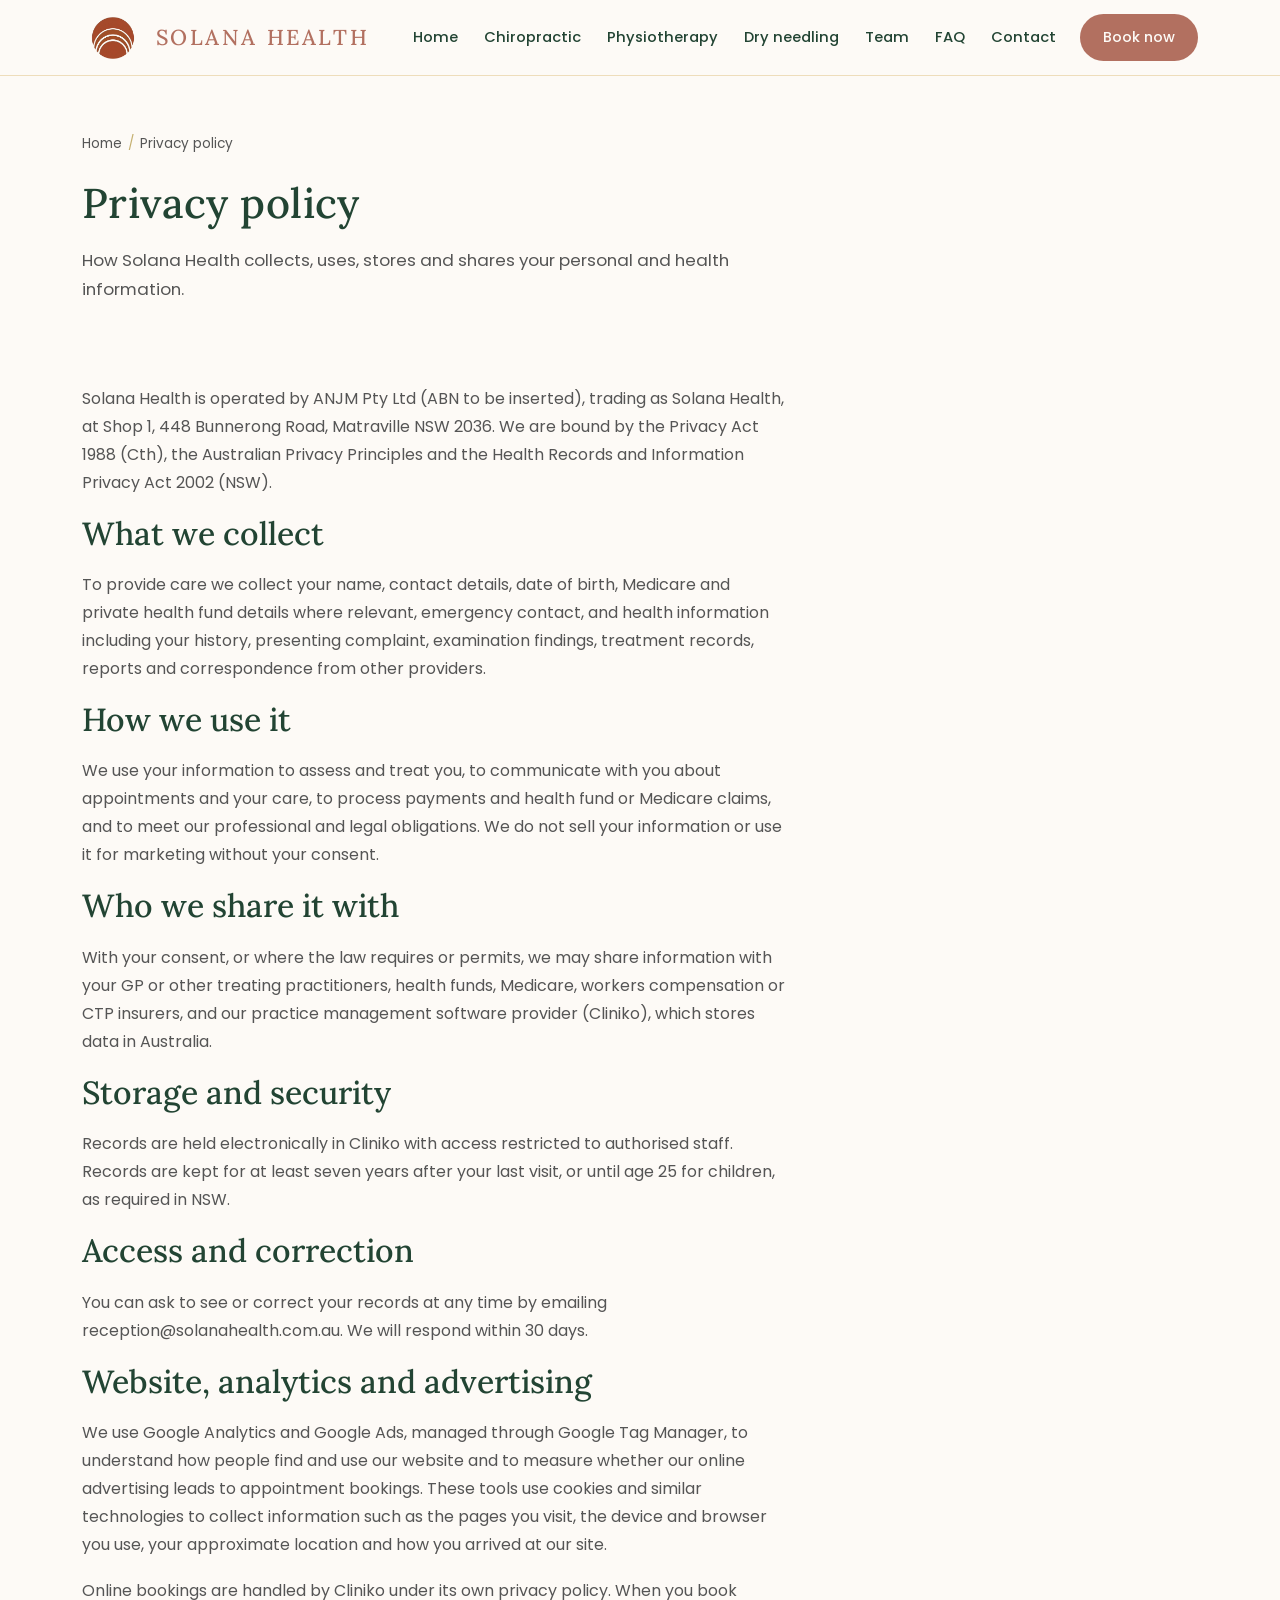
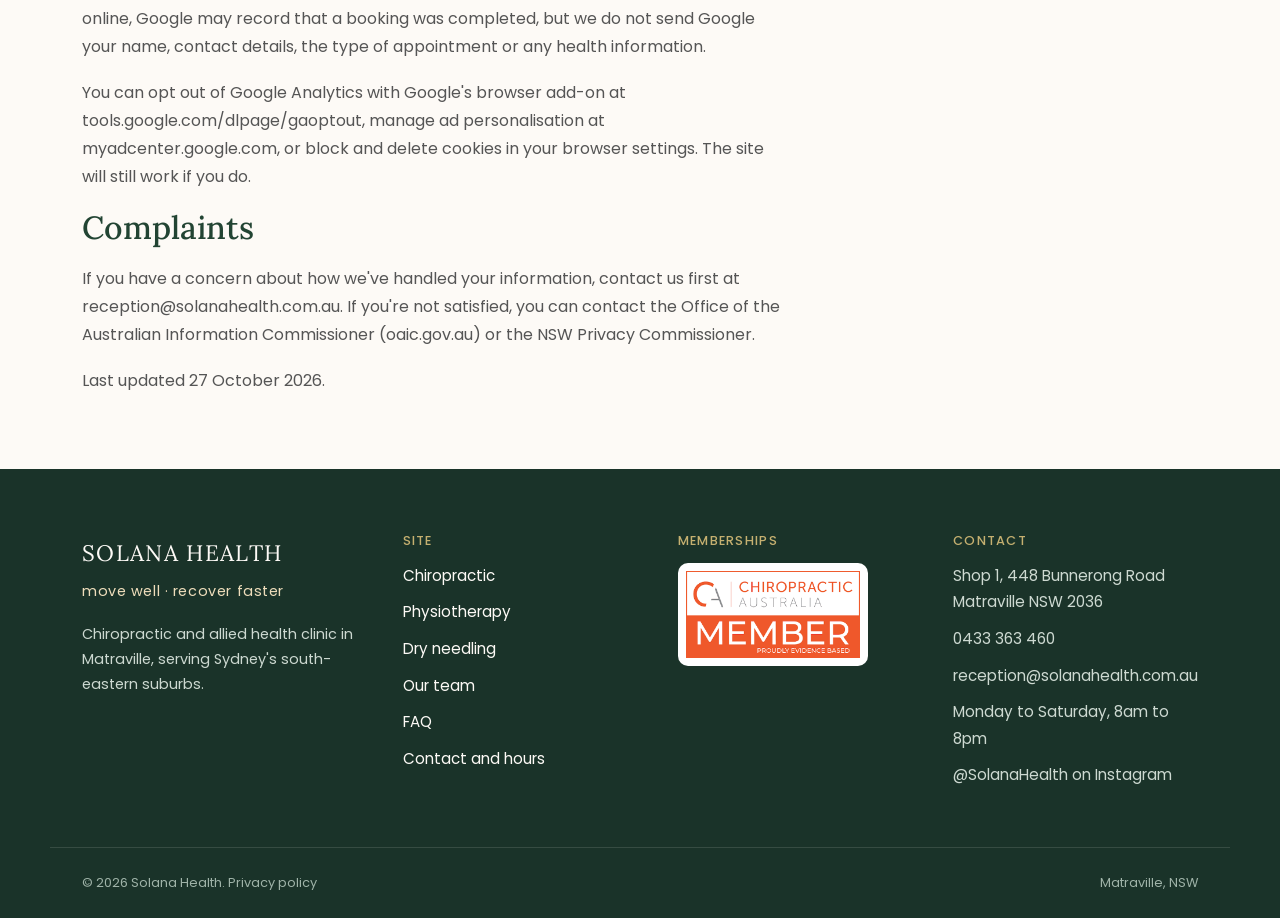
<file: privacy-policy/index.html>
<!DOCTYPE html>
<html lang="en-AU">
<head>
<meta charset="UTF-8">
<meta name="viewport" content="width=device-width, initial-scale=1.0">
<!-- Google Tag Manager -->
<script>(function(w,d,s,l,i){w[l]=w[l]||[];w[l].push({'gtm.start':
new Date().getTime(),event:'gtm.js'});var f=d.getElementsByTagName(s)[0],
j=d.createElement(s),dl=l!='dataLayer'?'&l='+l:'';j.async=true;j.src=
'https://www.googletagmanager.com/gtm.js?id='+i+dl;f.parentNode.insertBefore(j,f);
})(window,document,'script','dataLayer','GTM-WJT45XFH');</script>
<!-- End Google Tag Manager -->
<title>Privacy Policy | Solana Health</title>
<meta name="description" content="How Solana Health in Matraville collects, uses, stores and shares your personal and health information under the Privacy Act and NSW health records law.">
<link rel="canonical" href="https://solanahealth.com.au/privacy-policy/">
<meta name="robots" content="index, follow, max-snippet:-1, max-image-preview:large">
<meta name="geo.region" content="AU-NSW">
<meta name="geo.placename" content="Matraville">
<meta name="geo.position" content="-33.9561526;151.2298847">
<meta name="ICBM" content="-33.9561526, 151.2298847">
<meta property="og:type" content="website">
<meta property="og:site_name" content="Solana Health">
<meta property="og:locale" content="en_AU">
<meta property="og:title" content="Privacy Policy | Solana Health">
<meta property="og:description" content="How Solana Health in Matraville collects, uses, stores and shares your personal and health information under the Privacy Act and NSW health records law.">
<meta property="og:url" content="https://solanahealth.com.au/privacy-policy/">
<meta property="og:image" content="https://solanahealth.com.au/assets/img/og-solana-health.jpg">
<meta property="og:image:width" content="1200">
<meta property="og:image:height" content="630">
<meta name="twitter:card" content="summary_large_image">
<link rel="icon" type="image/png" href="/assets/img/favicon.png">
<link rel="apple-touch-icon" href="/assets/img/apple-touch-icon.png">
<link rel="preconnect" href="https://fonts.googleapis.com">
<link rel="preconnect" href="https://fonts.gstatic.com" crossorigin>
<link href="https://fonts.googleapis.com/css2?family=Lora:ital,wght@0,400;0,500;0,600;1,400&family=Poppins:wght@300;400;500;600&display=swap" rel="stylesheet">
<link rel="stylesheet" href="/assets/css/site.css">
<script type="application/ld+json">
{
 "@context": "https://schema.org",
 "@graph": [
  {
   "@type": "WebSite",
   "@id": "https://solanahealth.com.au/#website",
   "url": "https://solanahealth.com.au/",
   "name": "Solana Health",
   "publisher": {
    "@id": "https://solanahealth.com.au/#clinic"
   },
   "inLanguage": "en-AU"
  },
  {
   "@type": [
    "MedicalClinic",
    "LocalBusiness"
   ],
   "@id": "https://solanahealth.com.au/#clinic",
   "name": "Solana Health",
   "alternateName": "Solana Health Matraville",
   "description": "Solana Health is an allied health clinic at Shop 1, 448 Bunnerong Road, Matraville NSW 2036, offering chiropractic care, physiotherapy and dry needling. Open Monday to Saturday, 8am to 8pm. HICAPS on-site claiming and Medicare care plan referrals accepted.",
   "url": "https://solanahealth.com.au/",
   "logo": "https://solanahealth.com.au/assets/img/solana-health-icon.png",
   "image": "https://solanahealth.com.au/assets/img/og-solana-health.jpg",
   "telephone": "+61 433 363 460",
   "email": "reception@solanahealth.com.au",
   "slogan": "move well · recover faster",
   "priceRange": "$$",
   "currenciesAccepted": "AUD",
   "paymentAccepted": "Cash, Credit Card, EFTPOS, HICAPS",
   "medicalSpecialty": [
    "Chiropractic",
    "Physiotherapy",
    "Musculoskeletal"
   ],
   "address": {
    "@type": "PostalAddress",
    "streetAddress": "Shop 1, 448 Bunnerong Road",
    "addressLocality": "Matraville",
    "addressRegion": "NSW",
    "postalCode": "2036",
    "addressCountry": "AU"
   },
   "geo": {
    "@type": "GeoCoordinates",
    "latitude": -33.9561526,
    "longitude": 151.2298847
   },
   "hasMap": "https://www.google.com/maps?q=Shop+1+448+Bunnerong+Road+Matraville+NSW+2036",
   "openingHoursSpecification": [
    {
     "@type": "OpeningHoursSpecification",
     "dayOfWeek": [
      "Monday",
      "Tuesday",
      "Wednesday",
      "Thursday",
      "Friday",
      "Saturday"
     ],
     "opens": "08:00",
     "closes": "20:00"
    }
   ],
   "areaServed": [
    {
     "@type": "Place",
     "name": "Matraville"
    },
    {
     "@type": "Place",
     "name": "Maroubra"
    },
    {
     "@type": "Place",
     "name": "Malabar"
    },
    {
     "@type": "Place",
     "name": "Chifley"
    },
    {
     "@type": "Place",
     "name": "Little Bay"
    },
    {
     "@type": "Place",
     "name": "Phillip Bay"
    },
    {
     "@type": "Place",
     "name": "La Perouse"
    },
    {
     "@type": "Place",
     "name": "Eastgardens"
    },
    {
     "@type": "Place",
     "name": "Pagewood"
    },
    {
     "@type": "Place",
     "name": "Hillsdale"
    },
    {
     "@type": "Place",
     "name": "Botany"
    },
    {
     "@type": "Place",
     "name": "Randwick"
    },
    {
     "@type": "Place",
     "name": "Eastern Suburbs Sydney"
    }
   ],
   "sameAs": [
    "https://www.instagram.com/solanahealth/"
   ],
   "founder": {
    "@id": "https://solanahealth.com.au/team/#angelo"
   },
   "employee": [
    {
     "@id": "https://solanahealth.com.au/team/#angelo"
    },
    {
     "@id": "https://solanahealth.com.au/team/#jessica"
    }
   ],
   "availableService": [
    {
     "@type": "MedicalTherapy",
     "name": "Chiropractic",
     "url": "https://solanahealth.com.au/chiropractor-matraville/"
    },
    {
     "@type": "MedicalTherapy",
     "name": "Physiotherapy",
     "url": "https://solanahealth.com.au/physiotherapy-matraville/"
    },
    {
     "@type": "MedicalTherapy",
     "name": "Dry needling",
     "url": "https://solanahealth.com.au/dry-needling/"
    }
   ],
   "potentialAction": {
    "@type": "ReserveAction",
    "target": "https://solana-health.au5.cliniko.com/bookings#service",
    "name": "Book an appointment"
   }
  },
  {
   "@type": "Person",
   "@id": "https://solanahealth.com.au/team/#angelo",
   "name": "Angelo Marketos",
   "givenName": "Angelo",
   "familyName": "Marketos",
   "jobTitle": "Principal Chiropractor",
   "honorificPrefix": "Dr",
   "description": "Angelo Marketos is a chiropractor registered with the Chiropractic Board of Australia (AHPRA CHI0001597312), practising since 2011. He is the principal chiropractor at Solana Health in Matraville, Sydney.",
   "image": "https://solanahealth.com.au/assets/img/angelo-marketos-chiropractor-matraville.jpg",
   "url": "https://solanahealth.com.au/team/",
   "worksFor": {
    "@id": "https://solanahealth.com.au/#clinic"
   },
   "identifier": {
    "@type": "PropertyValue",
    "propertyID": "AHPRA registration number",
    "value": "CHI0001597312"
   },
   "hasCredential": [
    {
     "@type": "EducationalOccupationalCredential",
     "credentialCategory": "degree",
     "name": "Bachelor of Chiropractic Science"
    },
    {
     "@type": "EducationalOccupationalCredential",
     "credentialCategory": "degree",
     "name": "Master of Chiropractic"
    }
   ],
   "memberOf": {
    "@type": "Organization",
    "name": "Chiropractic Australia",
    "url": "https://www.chiropracticaustralia.org.au/"
   },
   "knowsAbout": [
    "Chiropractic",
    "Neck pain",
    "Lower back pain",
    "Headaches",
    "Sciatica",
    "Sports injuries",
    "Dry needling"
   ]
  },
  {
   "@type": "Person",
   "@id": "https://solanahealth.com.au/team/#jessica",
   "name": "Jessica Whitling",
   "givenName": "Jessica",
   "familyName": "Whitling",
   "jobTitle": "Physiotherapist",
   "description": "Jessica Whitling is a physiotherapist registered with the Physiotherapy Board of Australia (AHPRA PHY0002805997). She is the physiotherapist at Solana Health in Matraville, Sydney.",
   "image": "https://solanahealth.com.au/assets/img/jessica-whitling-physiotherapist-matraville.jpg",
   "url": "https://solanahealth.com.au/team/#jessica",
   "worksFor": {
    "@id": "https://solanahealth.com.au/#clinic"
   },
   "identifier": {
    "@type": "PropertyValue",
    "propertyID": "AHPRA registration number",
    "value": "PHY0002805997"
   },
   "hasCredential": [
    {
     "@type": "EducationalOccupationalCredential",
     "credentialCategory": "degree",
     "name": "BSc (Hons) Physiotherapy"
    }
   ],
   "memberOf": {
    "@type": "Organization",
    "name": "Australian Physiotherapy Association"
   },
   "knowsAbout": [
    "Physiotherapy",
    "Sports rehabilitation",
    "Knee injuries",
    "Post-operative rehabilitation",
    "Dry needling"
   ]
  },
  {
   "@type": "BreadcrumbList",
   "itemListElement": [
    {
     "@type": "ListItem",
     "position": 1,
     "name": "Home",
     "item": "https://solanahealth.com.au/"
    },
    {
     "@type": "ListItem",
     "position": 2,
     "name": "Privacy policy",
     "item": "https://solanahealth.com.au/privacy-policy/"
    }
   ]
  }
 ]
}
</script>
</head>
<body>
<!-- Google Tag Manager (noscript) -->
<noscript><iframe src="https://www.googletagmanager.com/ns.html?id=GTM-WJT45XFH"
height="0" width="0" style="display:none;visibility:hidden"></iframe></noscript>
<!-- End Google Tag Manager (noscript) -->
<a class="skip-link" href="#main">Skip to content</a>
<header class="site-header">
  <div class="header-inner">
    <a href="/" class="brand" aria-label="Solana Health home">
      <img class="brand-icon" src="/assets/img/solana-health-icon.png" alt="" width="62" height="42">
      <span class="brand-name">Solana Health</span>
    </a>
    <button class="nav-toggle" aria-label="Toggle menu" aria-expanded="false" aria-controls="main-nav" onclick="var n=document.getElementById('main-nav');n.classList.toggle('open');this.setAttribute('aria-expanded',n.classList.contains('open'))">
      <span></span><span></span><span></span>
    </button>
    <nav class="main-nav" id="main-nav" aria-label="Main">
      <a href="/">Home</a><a href="/chiropractor-matraville/">Chiropractic</a><a href="/physiotherapy-matraville/">Physiotherapy</a><a href="/dry-needling/">Dry needling</a><a href="/team/">Team</a><a href="/faq/">FAQ</a><a href="/contact/">Contact</a>
      <a href="https://solana-health.au5.cliniko.com/bookings#service" class="btn btn-primary" target="_blank" rel="noopener">Book now</a>
    </nav>
  </div>
</header>
<main id="main">
<section class="page-hero"><div class="section-inner">
  <nav class="breadcrumb" aria-label="Breadcrumb"><ol><li><a href="/">Home</a></li><li aria-current="page">Privacy policy</li></ol></nav>
  <h1>Privacy policy</h1>
  <p class="hero-lead">How Solana Health collects, uses, stores and shares your personal and health information.</p>
</div></section>
<section class="content-section" style="padding-top:10px;"><div class="section-inner">
  <p>Solana Health is operated by ANJM Pty Ltd (ABN to be inserted), trading as Solana Health, at Shop 1, 448 Bunnerong Road, Matraville NSW 2036. We are bound by the Privacy Act 1988 (Cth), the Australian Privacy Principles and the Health Records and Information Privacy Act 2002 (NSW).</p>
  <h2>What we collect</h2>
  <p>To provide care we collect your name, contact details, date of birth, Medicare and private health fund details where relevant, emergency contact, and health information including your history, presenting complaint, examination findings, treatment records, reports and correspondence from other providers.</p>
  <h2>How we use it</h2>
  <p>We use your information to assess and treat you, to communicate with you about appointments and your care, to process payments and health fund or Medicare claims, and to meet our professional and legal obligations. We do not sell your information or use it for marketing without your consent.</p>
  <h2>Who we share it with</h2>
  <p>With your consent, or where the law requires or permits, we may share information with your GP or other treating practitioners, health funds, Medicare, workers compensation or CTP insurers, and our practice management software provider (Cliniko), which stores data in Australia.</p>
  <h2>Storage and security</h2>
  <p>Records are held electronically in Cliniko with access restricted to authorised staff. Records are kept for at least seven years after your last visit, or until age 25 for children, as required in NSW.</p>
  <h2>Access and correction</h2>
  <p>You can ask to see or correct your records at any time by emailing reception@solanahealth.com.au. We will respond within 30 days.</p>
  <h2>Website, analytics and advertising</h2>
  <p>We use Google Analytics and Google Ads, managed through Google Tag Manager, to understand how people find and use our website and to measure whether our online advertising leads to appointment bookings. These tools use cookies and similar technologies to collect information such as the pages you visit, the device and browser you use, your approximate location and how you arrived at our site.</p>
  <p>Online bookings are handled by Cliniko under its own privacy policy. When you book online, Google may record that a booking was completed, but we do not send Google your name, contact details, the type of appointment or any health information.</p>
  <p>You can opt out of Google Analytics with Google's browser add-on at tools.google.com/dlpage/gaoptout, manage ad personalisation at myadcenter.google.com, or block and delete cookies in your browser settings. The site will still work if you do.</p>
  <h2>Complaints</h2>
  <p>If you have a concern about how we've handled your information, contact us first at reception@solanahealth.com.au. If you're not satisfied, you can contact the Office of the Australian Information Commissioner (oaic.gov.au) or the NSW Privacy Commissioner.</p>
  <p>Last updated 27 October 2026.</p>
</div></section>
</main>
<footer class="site-footer">
  <div class="footer-inner section-inner">
    <div class="footer-col">
      <p class="footer-wordmark">SOLANA HEALTH</p>
      <p class="footer-tagline">move well · recover faster</p>
      <p class="footer-desc">Chiropractic and allied health clinic in Matraville, serving Sydney's south-eastern suburbs.</p>
    </div>
    <div class="footer-col">
      <h4>Site</h4>
      <nav class="footer-nav" aria-label="Footer">
        <a href="/chiropractor-matraville/">Chiropractic</a>
        <a href="/physiotherapy-matraville/">Physiotherapy</a>
        <a href="/dry-needling/">Dry needling</a>
        <a href="/team/">Our team</a>
        <a href="/faq/">FAQ</a>
        <a href="/contact/">Contact and hours</a>
      </nav>
    </div>
    <div class="footer-col">
      <h4>Memberships</h4>
      <a href="https://www.chiropracticaustralia.org.au/" target="_blank" rel="noopener" class="member-badge">
        <img src="/assets/img/chiropractic-australia-member.png" alt="Chiropractic Australia member badge" width="174" height="87" loading="lazy">
      </a>
    </div>
    <div class="footer-col footer-contact">
      <h4>Contact</h4>
      <p>Shop 1, 448 Bunnerong Road<br>Matraville NSW 2036</p>
      <p><a href="tel:+61433363460">0433 363 460</a></p>
      <p><a href="mailto:reception@solanahealth.com.au">reception@solanahealth.com.au</a></p>
      <p>Monday to Saturday, 8am to 8pm</p>
      <p><a href="https://www.instagram.com/solanahealth/" target="_blank" rel="noopener">@SolanaHealth on Instagram</a></p>
    </div>
  </div>
  <div class="footer-bottom">
    <p>© 2026 Solana Health. <a href="/privacy-policy/">Privacy policy</a></p>
    <p>Matraville, NSW</p>
  </div>
</footer>
</body>
</html>
</file>
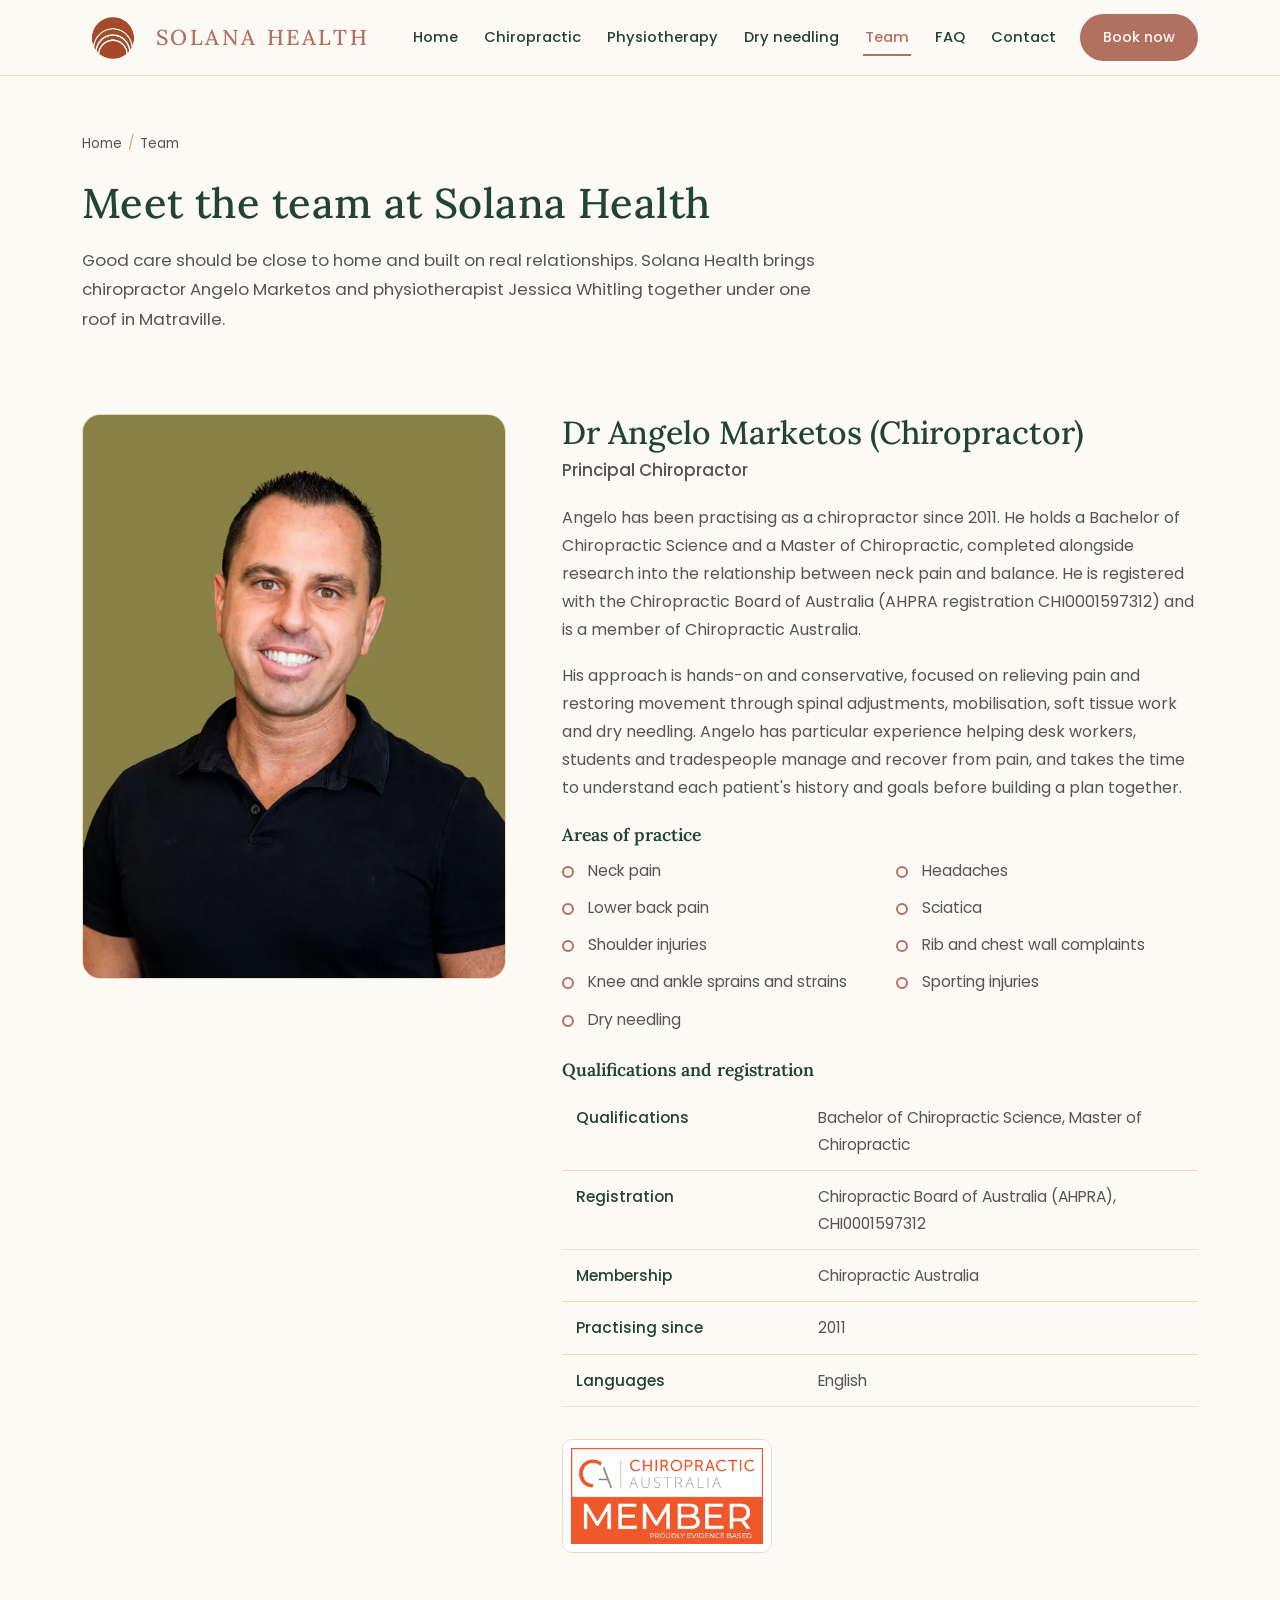
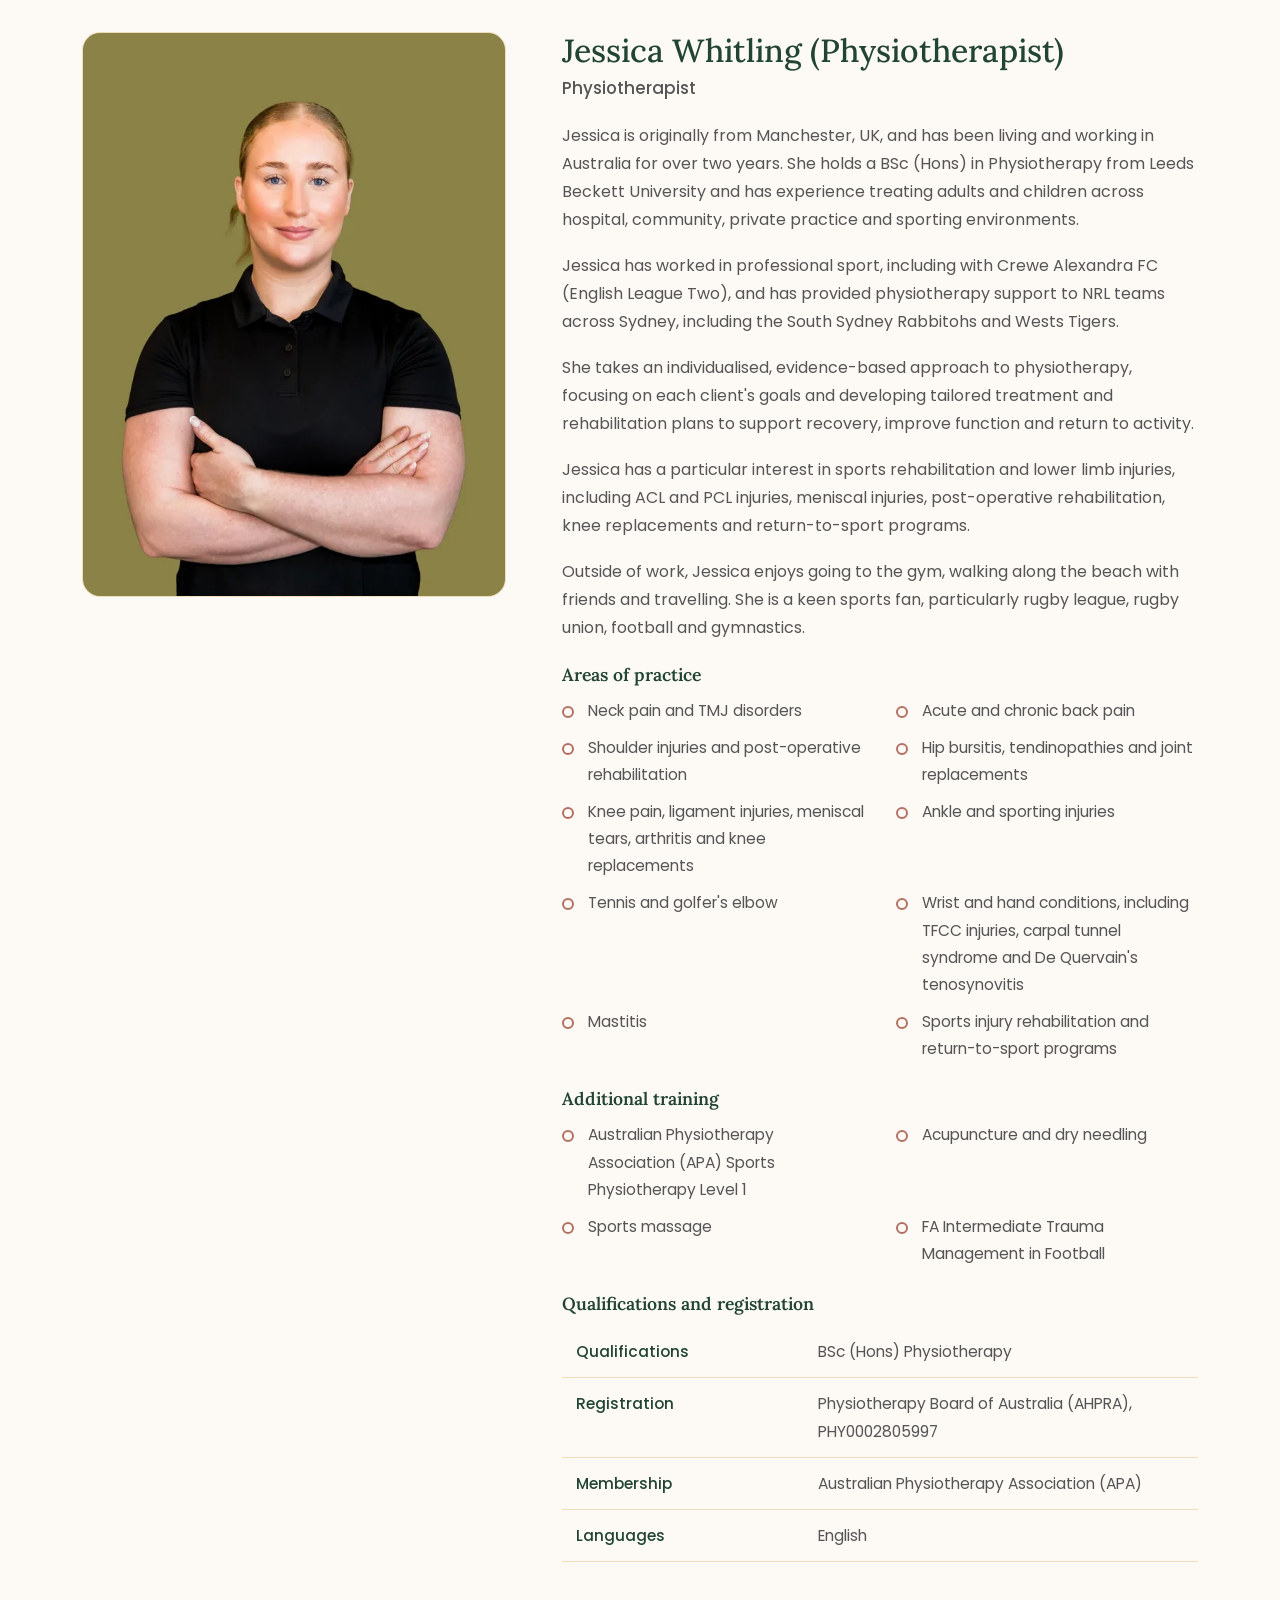
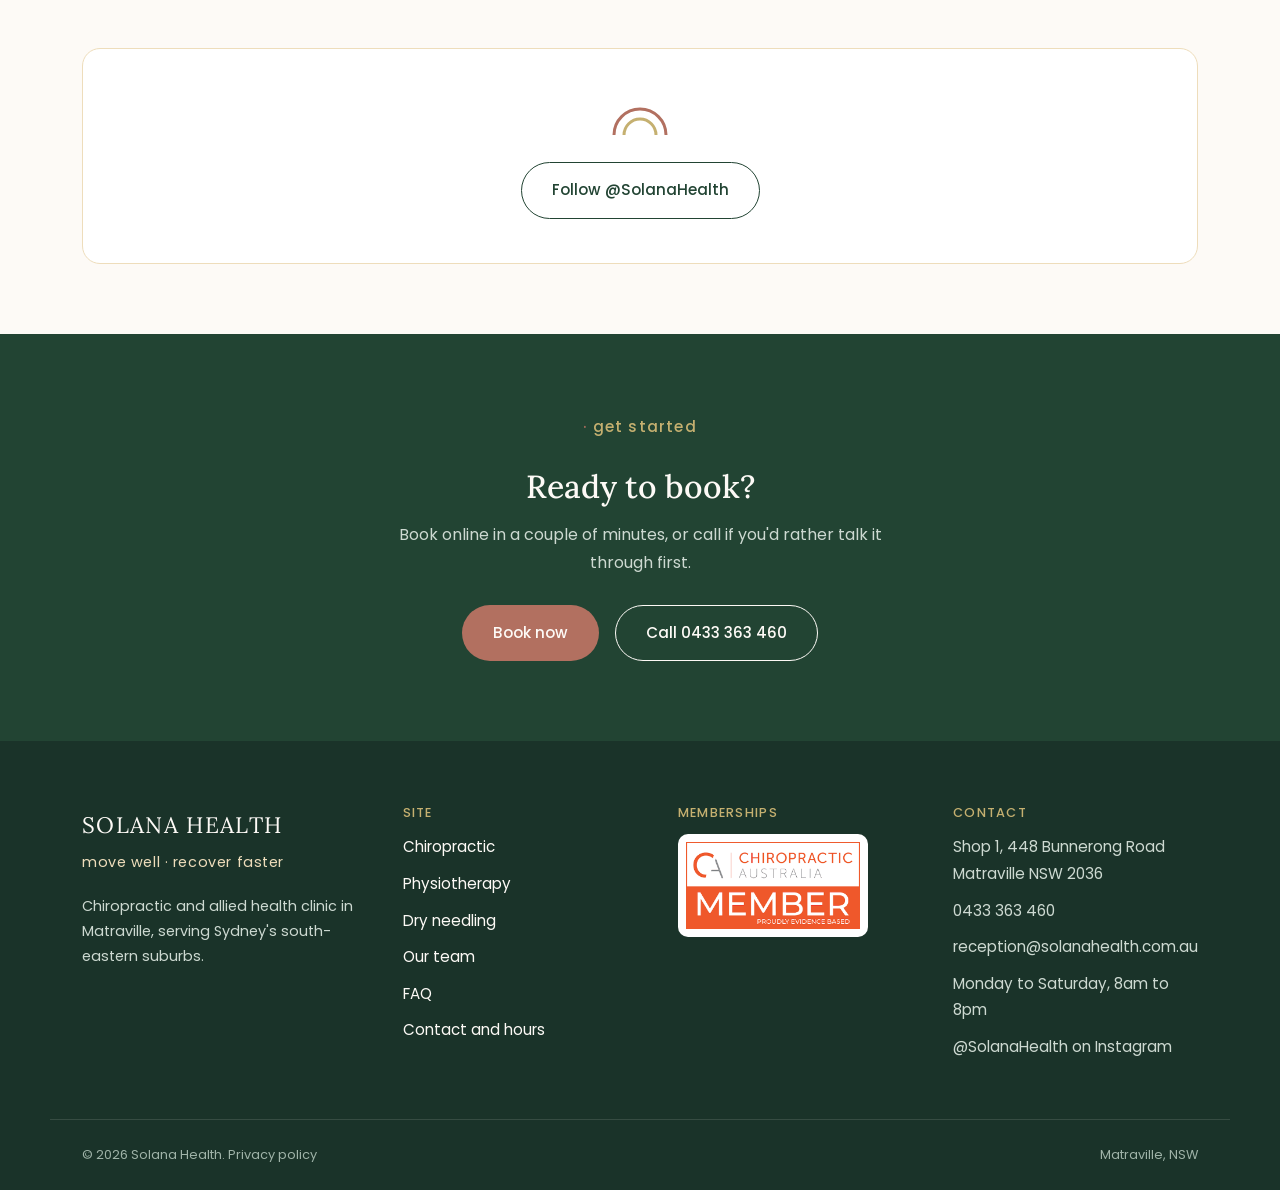
<file: team/index.html>
<!DOCTYPE html>
<html lang="en-AU">
<head>
<meta charset="UTF-8">
<meta name="viewport" content="width=device-width, initial-scale=1.0">
<!-- Google Tag Manager -->
<script>(function(w,d,s,l,i){w[l]=w[l]||[];w[l].push({'gtm.start':
new Date().getTime(),event:'gtm.js'});var f=d.getElementsByTagName(s)[0],
j=d.createElement(s),dl=l!='dataLayer'?'&l='+l:'';j.async=true;j.src=
'https://www.googletagmanager.com/gtm.js?id='+i+dl;f.parentNode.insertBefore(j,f);
})(window,document,'script','dataLayer','GTM-WJT45XFH');</script>
<!-- End Google Tag Manager -->
<title>Angelo Marketos, Chiropractor Matraville | Solana Health Team</title>
<meta name="description" content="Meet Dr Angelo Marketos (Chiropractor), principal chiropractor at Solana Health in Matraville. Practising since 2011, AHPRA registered, member of Chiropractic Australia. Book online.">
<link rel="canonical" href="https://solanahealth.com.au/team/">
<meta name="robots" content="index, follow, max-snippet:-1, max-image-preview:large">
<meta name="geo.region" content="AU-NSW">
<meta name="geo.placename" content="Matraville">
<meta name="geo.position" content="-33.9561526;151.2298847">
<meta name="ICBM" content="-33.9561526, 151.2298847">
<meta property="og:type" content="profile">
<meta property="og:site_name" content="Solana Health">
<meta property="og:locale" content="en_AU">
<meta property="og:title" content="Angelo Marketos, Chiropractor Matraville | Solana Health Team">
<meta property="og:description" content="Meet Dr Angelo Marketos (Chiropractor), principal chiropractor at Solana Health in Matraville. Practising since 2011, AHPRA registered, member of Chiropractic Australia. Book online.">
<meta property="og:url" content="https://solanahealth.com.au/team/">
<meta property="og:image" content="https://solanahealth.com.au/assets/img/og-solana-health.jpg">
<meta property="og:image:width" content="1200">
<meta property="og:image:height" content="630">
<meta name="twitter:card" content="summary_large_image">
<link rel="icon" type="image/png" href="/assets/img/favicon.png">
<link rel="apple-touch-icon" href="/assets/img/apple-touch-icon.png">
<link rel="preconnect" href="https://fonts.googleapis.com">
<link rel="preconnect" href="https://fonts.gstatic.com" crossorigin>
<link href="https://fonts.googleapis.com/css2?family=Lora:ital,wght@0,400;0,500;0,600;1,400&family=Poppins:wght@300;400;500;600&display=swap" rel="stylesheet">
<link rel="stylesheet" href="/assets/css/site.css">
<script type="application/ld+json">
{
 "@context": "https://schema.org",
 "@graph": [
  {
   "@type": "WebSite",
   "@id": "https://solanahealth.com.au/#website",
   "url": "https://solanahealth.com.au/",
   "name": "Solana Health",
   "publisher": {
    "@id": "https://solanahealth.com.au/#clinic"
   },
   "inLanguage": "en-AU"
  },
  {
   "@type": [
    "MedicalClinic",
    "LocalBusiness"
   ],
   "@id": "https://solanahealth.com.au/#clinic",
   "name": "Solana Health",
   "alternateName": "Solana Health Matraville",
   "description": "Solana Health is an allied health clinic at Shop 1, 448 Bunnerong Road, Matraville NSW 2036, offering chiropractic care, physiotherapy and dry needling. Open Monday to Saturday, 8am to 8pm. HICAPS on-site claiming and Medicare care plan referrals accepted.",
   "url": "https://solanahealth.com.au/",
   "logo": "https://solanahealth.com.au/assets/img/solana-health-icon.png",
   "image": "https://solanahealth.com.au/assets/img/og-solana-health.jpg",
   "telephone": "+61 433 363 460",
   "email": "reception@solanahealth.com.au",
   "slogan": "move well · recover faster",
   "priceRange": "$$",
   "currenciesAccepted": "AUD",
   "paymentAccepted": "Cash, Credit Card, EFTPOS, HICAPS",
   "medicalSpecialty": [
    "Chiropractic",
    "Physiotherapy",
    "Musculoskeletal"
   ],
   "address": {
    "@type": "PostalAddress",
    "streetAddress": "Shop 1, 448 Bunnerong Road",
    "addressLocality": "Matraville",
    "addressRegion": "NSW",
    "postalCode": "2036",
    "addressCountry": "AU"
   },
   "geo": {
    "@type": "GeoCoordinates",
    "latitude": -33.9561526,
    "longitude": 151.2298847
   },
   "hasMap": "https://www.google.com/maps?q=Shop+1+448+Bunnerong+Road+Matraville+NSW+2036",
   "openingHoursSpecification": [
    {
     "@type": "OpeningHoursSpecification",
     "dayOfWeek": [
      "Monday",
      "Tuesday",
      "Wednesday",
      "Thursday",
      "Friday",
      "Saturday"
     ],
     "opens": "08:00",
     "closes": "20:00"
    }
   ],
   "areaServed": [
    {
     "@type": "Place",
     "name": "Matraville"
    },
    {
     "@type": "Place",
     "name": "Maroubra"
    },
    {
     "@type": "Place",
     "name": "Malabar"
    },
    {
     "@type": "Place",
     "name": "Chifley"
    },
    {
     "@type": "Place",
     "name": "Little Bay"
    },
    {
     "@type": "Place",
     "name": "Phillip Bay"
    },
    {
     "@type": "Place",
     "name": "La Perouse"
    },
    {
     "@type": "Place",
     "name": "Eastgardens"
    },
    {
     "@type": "Place",
     "name": "Pagewood"
    },
    {
     "@type": "Place",
     "name": "Hillsdale"
    },
    {
     "@type": "Place",
     "name": "Botany"
    },
    {
     "@type": "Place",
     "name": "Randwick"
    },
    {
     "@type": "Place",
     "name": "Eastern Suburbs Sydney"
    }
   ],
   "sameAs": [
    "https://www.instagram.com/solanahealth/"
   ],
   "founder": {
    "@id": "https://solanahealth.com.au/team/#angelo"
   },
   "employee": [
    {
     "@id": "https://solanahealth.com.au/team/#angelo"
    },
    {
     "@id": "https://solanahealth.com.au/team/#jessica"
    }
   ],
   "availableService": [
    {
     "@type": "MedicalTherapy",
     "name": "Chiropractic",
     "url": "https://solanahealth.com.au/chiropractor-matraville/"
    },
    {
     "@type": "MedicalTherapy",
     "name": "Physiotherapy",
     "url": "https://solanahealth.com.au/physiotherapy-matraville/"
    },
    {
     "@type": "MedicalTherapy",
     "name": "Dry needling",
     "url": "https://solanahealth.com.au/dry-needling/"
    }
   ],
   "potentialAction": {
    "@type": "ReserveAction",
    "target": "https://solana-health.au5.cliniko.com/bookings#service",
    "name": "Book an appointment"
   }
  },
  {
   "@type": "Person",
   "@id": "https://solanahealth.com.au/team/#angelo",
   "name": "Angelo Marketos",
   "givenName": "Angelo",
   "familyName": "Marketos",
   "jobTitle": "Principal Chiropractor",
   "honorificPrefix": "Dr",
   "description": "Angelo Marketos is a chiropractor registered with the Chiropractic Board of Australia (AHPRA CHI0001597312), practising since 2011. He is the principal chiropractor at Solana Health in Matraville, Sydney.",
   "image": "https://solanahealth.com.au/assets/img/angelo-marketos-chiropractor-matraville.jpg",
   "url": "https://solanahealth.com.au/team/",
   "worksFor": {
    "@id": "https://solanahealth.com.au/#clinic"
   },
   "identifier": {
    "@type": "PropertyValue",
    "propertyID": "AHPRA registration number",
    "value": "CHI0001597312"
   },
   "hasCredential": [
    {
     "@type": "EducationalOccupationalCredential",
     "credentialCategory": "degree",
     "name": "Bachelor of Chiropractic Science"
    },
    {
     "@type": "EducationalOccupationalCredential",
     "credentialCategory": "degree",
     "name": "Master of Chiropractic"
    }
   ],
   "memberOf": {
    "@type": "Organization",
    "name": "Chiropractic Australia",
    "url": "https://www.chiropracticaustralia.org.au/"
   },
   "knowsAbout": [
    "Chiropractic",
    "Neck pain",
    "Lower back pain",
    "Headaches",
    "Sciatica",
    "Sports injuries",
    "Dry needling"
   ]
  },
  {
   "@type": "Person",
   "@id": "https://solanahealth.com.au/team/#jessica",
   "name": "Jessica Whitling",
   "givenName": "Jessica",
   "familyName": "Whitling",
   "jobTitle": "Physiotherapist",
   "description": "Jessica Whitling is a physiotherapist registered with the Physiotherapy Board of Australia (AHPRA PHY0002805997). She is the physiotherapist at Solana Health in Matraville, Sydney.",
   "image": "https://solanahealth.com.au/assets/img/jessica-whitling-physiotherapist-matraville.jpg",
   "url": "https://solanahealth.com.au/team/#jessica",
   "worksFor": {
    "@id": "https://solanahealth.com.au/#clinic"
   },
   "identifier": {
    "@type": "PropertyValue",
    "propertyID": "AHPRA registration number",
    "value": "PHY0002805997"
   },
   "hasCredential": [
    {
     "@type": "EducationalOccupationalCredential",
     "credentialCategory": "degree",
     "name": "BSc (Hons) Physiotherapy"
    }
   ],
   "memberOf": {
    "@type": "Organization",
    "name": "Australian Physiotherapy Association"
   },
   "knowsAbout": [
    "Physiotherapy",
    "Sports rehabilitation",
    "Knee injuries",
    "Post-operative rehabilitation",
    "Dry needling"
   ]
  },
  {
   "@type": "BreadcrumbList",
   "itemListElement": [
    {
     "@type": "ListItem",
     "position": 1,
     "name": "Home",
     "item": "https://solanahealth.com.au/"
    },
    {
     "@type": "ListItem",
     "position": 2,
     "name": "Team",
     "item": "https://solanahealth.com.au/team/"
    }
   ]
  },
  {
   "@type": "ProfilePage",
   "url": "https://solanahealth.com.au/team/",
   "mainEntity": {
    "@id": "https://solanahealth.com.au/team/#angelo"
   },
   "isPartOf": {
    "@id": "https://solanahealth.com.au/#website"
   }
  }
 ]
}
</script>
</head>
<body>
<!-- Google Tag Manager (noscript) -->
<noscript><iframe src="https://www.googletagmanager.com/ns.html?id=GTM-WJT45XFH"
height="0" width="0" style="display:none;visibility:hidden"></iframe></noscript>
<!-- End Google Tag Manager (noscript) -->
<a class="skip-link" href="#main">Skip to content</a>
<header class="site-header">
  <div class="header-inner">
    <a href="/" class="brand" aria-label="Solana Health home">
      <img class="brand-icon" src="/assets/img/solana-health-icon.png" alt="" width="62" height="42">
      <span class="brand-name">Solana Health</span>
    </a>
    <button class="nav-toggle" aria-label="Toggle menu" aria-expanded="false" aria-controls="main-nav" onclick="var n=document.getElementById('main-nav');n.classList.toggle('open');this.setAttribute('aria-expanded',n.classList.contains('open'))">
      <span></span><span></span><span></span>
    </button>
    <nav class="main-nav" id="main-nav" aria-label="Main">
      <a href="/">Home</a><a href="/chiropractor-matraville/">Chiropractic</a><a href="/physiotherapy-matraville/">Physiotherapy</a><a href="/dry-needling/">Dry needling</a><a href="/team/" class="active">Team</a><a href="/faq/">FAQ</a><a href="/contact/">Contact</a>
      <a href="https://solana-health.au5.cliniko.com/bookings#service" class="btn btn-primary" target="_blank" rel="noopener">Book now</a>
    </nav>
  </div>
</header>
<main id="main">
<section class="page-hero"><div class="section-inner">
  <nav class="breadcrumb" aria-label="Breadcrumb"><ol><li><a href="/">Home</a></li><li aria-current="page">Team</li></ol></nav>
  <h1>Meet the team at Solana Health</h1>
  <p class="hero-lead">Good care should be close to home and built on real relationships. Solana Health brings chiropractor Angelo Marketos and physiotherapist Jessica Whitling together under one roof in Matraville.</p>
</div></section>
<section class="section-inner" id="angelo">
  <div class="team-profile">
    <div class="team-photo"><img src="/assets/img/angelo-marketos-chiropractor-matraville.webp" alt="Angelo Marketos, principal chiropractor at Solana Health, Matraville" width="600" height="800"></div>
    <div class="team-profile-body">
      <h2>Dr Angelo Marketos (Chiropractor)</h2>
      <p class="team-profile-role">Principal Chiropractor</p>
      <p>Angelo has been practising as a chiropractor since 2011. He holds a Bachelor of Chiropractic Science and a Master of Chiropractic, completed alongside research into the relationship between neck pain and balance. He is registered with the Chiropractic Board of Australia (AHPRA registration CHI0001597312) and is a member of Chiropractic Australia.</p>
      <p>His approach is hands-on and conservative, focused on relieving pain and restoring movement through spinal adjustments, mobilisation, soft tissue work and dry needling. Angelo has particular experience helping desk workers, students and tradespeople manage and recover from pain, and takes the time to understand each patient's history and goals before building a plan together.</p>
      <h3>Areas of practice</h3>
      <ul class="treat-list"><li>Neck pain</li><li>Headaches</li><li>Lower back pain</li><li>Sciatica</li><li>Shoulder injuries</li><li>Rib and chest wall complaints</li><li>Knee and ankle sprains and strains</li><li>Sporting injuries</li><li>Dry needling</li></ul>
      <h3>Qualifications and registration</h3>
      <table class="facts">
        <tr><th>Qualifications</th><td>Bachelor of Chiropractic Science, Master of Chiropractic</td></tr>
        <tr><th>Registration</th><td>Chiropractic Board of Australia (AHPRA), CHI0001597312</td></tr>
        <tr><th>Membership</th><td>Chiropractic Australia</td></tr>
        <tr><th>Practising since</th><td>2011</td></tr>
        <tr><th>Languages</th><td>English</td></tr>
      </table>
      <a href="https://www.chiropracticaustralia.org.au/" class="membership-badge" target="_blank" rel="noopener" aria-label="Chiropractic Australia member">
        <img src="/assets/img/chiropractic-australia-member.png" alt="Chiropractic Australia member badge" width="194" height="97" loading="lazy">
      </a>
    </div>
  </div>
</section>
<section class="section-inner" id="jessica">
  <div class="team-profile">
    <div class="team-photo"><img src="/assets/img/jessica-whitling-physiotherapist-matraville.webp" alt="Jessica Whitling, physiotherapist at Solana Health, Matraville" width="600" height="800" loading="lazy"></div>
    <div class="team-profile-body">
      <h2>Jessica Whitling (Physiotherapist)</h2>
      <p class="team-profile-role">Physiotherapist</p>
      <p>Jessica is originally from Manchester, UK, and has been living and working in Australia for over two years. She holds a BSc (Hons) in Physiotherapy from Leeds Beckett University and has experience treating adults and children across hospital, community, private practice and sporting environments.</p>
      <p>Jessica has worked in professional sport, including with Crewe Alexandra FC (English League Two), and has provided physiotherapy support to NRL teams across Sydney, including the South Sydney Rabbitohs and Wests Tigers.</p>
      <p>She takes an individualised, evidence-based approach to physiotherapy, focusing on each client's goals and developing tailored treatment and rehabilitation plans to support recovery, improve function and return to activity.</p>
      <p>Jessica has a particular interest in sports rehabilitation and lower limb injuries, including ACL and PCL injuries, meniscal injuries, post-operative rehabilitation, knee replacements and return-to-sport programs.</p>
      <p>Outside of work, Jessica enjoys going to the gym, walking along the beach with friends and travelling. She is a keen sports fan, particularly rugby league, rugby union, football and gymnastics.</p>
      <h3>Areas of practice</h3>
      <ul class="treat-list"><li>Neck pain and TMJ disorders</li><li>Acute and chronic back pain</li><li>Shoulder injuries and post-operative rehabilitation</li><li>Hip bursitis, tendinopathies and joint replacements</li><li>Knee pain, ligament injuries, meniscal tears, arthritis and knee replacements</li><li>Ankle and sporting injuries</li><li>Tennis and golfer's elbow</li><li>Wrist and hand conditions, including TFCC injuries, carpal tunnel syndrome and De Quervain's tenosynovitis</li><li>Mastitis</li><li>Sports injury rehabilitation and return-to-sport programs</li></ul>
      <h3>Additional training</h3>
      <ul class="treat-list"><li>Australian Physiotherapy Association (APA) Sports Physiotherapy Level 1</li><li>Acupuncture and dry needling</li><li>Sports massage</li><li>FA Intermediate Trauma Management in Football</li></ul>
      <h3>Qualifications and registration</h3>
      <table class="facts">
        <tr><th>Qualifications</th><td>BSc (Hons) Physiotherapy</td></tr>
        <tr><th>Registration</th><td>Physiotherapy Board of Australia (AHPRA), PHY0002805997</td></tr>
        <tr><th>Membership</th><td>Australian Physiotherapy Association (APA)</td></tr>
        <tr><th>Languages</th><td>English</td></tr>
      </table>
    </div>
  </div>
</section>
<section class="section-inner">
  <div class="team-more">
    <div class="arc-icon" aria-hidden="true"><svg width="56" height="42" viewBox="0 0 56 42" xmlns="http://www.w3.org/2000/svg"><path d="M2,42 A26,26 0 0 1 54,42" fill="none" stroke="#B27060" stroke-width="3"/><path d="M12,42 A16,16 0 0 1 44,42" fill="none" stroke="#C5B070" stroke-width="3"/></svg></div>
    <a href="https://www.instagram.com/solanahealth/" class="btn btn-outline" target="_blank" rel="noopener">Follow @SolanaHealth</a>
  </div>
</section>
<section class="cta-band"><div class="section-inner">
  <p class="eyebrow">get started</p><h2>Ready to book?</h2><p>Book online in a couple of minutes, or call if you'd rather talk it through first.</p>
  <div class="cta-actions"><a href="https://solana-health.au5.cliniko.com/bookings#service" class="btn btn-primary" target="_blank" rel="noopener">Book now</a>
  <a href="tel:+61433363460" class="btn btn-outline">Call 0433 363 460</a></div>
</div></section>
</main>
<footer class="site-footer">
  <div class="footer-inner section-inner">
    <div class="footer-col">
      <p class="footer-wordmark">SOLANA HEALTH</p>
      <p class="footer-tagline">move well · recover faster</p>
      <p class="footer-desc">Chiropractic and allied health clinic in Matraville, serving Sydney's south-eastern suburbs.</p>
    </div>
    <div class="footer-col">
      <h4>Site</h4>
      <nav class="footer-nav" aria-label="Footer">
        <a href="/chiropractor-matraville/">Chiropractic</a>
        <a href="/physiotherapy-matraville/">Physiotherapy</a>
        <a href="/dry-needling/">Dry needling</a>
        <a href="/team/">Our team</a>
        <a href="/faq/">FAQ</a>
        <a href="/contact/">Contact and hours</a>
      </nav>
    </div>
    <div class="footer-col">
      <h4>Memberships</h4>
      <a href="https://www.chiropracticaustralia.org.au/" target="_blank" rel="noopener" class="member-badge">
        <img src="/assets/img/chiropractic-australia-member.png" alt="Chiropractic Australia member badge" width="174" height="87" loading="lazy">
      </a>
    </div>
    <div class="footer-col footer-contact">
      <h4>Contact</h4>
      <p>Shop 1, 448 Bunnerong Road<br>Matraville NSW 2036</p>
      <p><a href="tel:+61433363460">0433 363 460</a></p>
      <p><a href="mailto:reception@solanahealth.com.au">reception@solanahealth.com.au</a></p>
      <p>Monday to Saturday, 8am to 8pm</p>
      <p><a href="https://www.instagram.com/solanahealth/" target="_blank" rel="noopener">@SolanaHealth on Instagram</a></p>
    </div>
  </div>
  <div class="footer-bottom">
    <p>© 2026 Solana Health. <a href="/privacy-policy/">Privacy policy</a></p>
    <p>Matraville, NSW</p>
  </div>
</footer>
</body>
</html>
</file>
<file: assets/css/site.css>
:root{
  --forest:#224433;
  --terracotta:#B27060;
  --cream:#FDFAF6;
  --oak:#EEDDBB;
  --grey:#555555;
  --brass:#C5B070;
  --max:1180px;
}
*{margin:0;padding:0;box-sizing:border-box;}
html{scroll-behavior:smooth;}
@media (prefers-reduced-motion:reduce){html{scroll-behavior:auto;} *{transition:none !important;}}
body{font-family:'Poppins',sans-serif;color:var(--forest);background:var(--cream);line-height:1.75;font-size:16px;}
h1,h2,h3,h4{font-family:'Lora',serif;font-weight:500;line-height:1.2;color:var(--forest);}
a{color:inherit;text-decoration:none;}
img{display:block;max-width:100%;height:auto;}
.section-inner{max-width:var(--max);margin:0 auto;padding:0 32px;}
.skip-link{position:absolute;left:-999px;top:8px;background:var(--forest);color:var(--cream);padding:8px 14px;border-radius:6px;z-index:100;}
.skip-link:focus{left:8px;}
.eyebrow{font-family:'Poppins',sans-serif;text-transform:lowercase;letter-spacing:.08em;color:var(--forest);font-size:0.95rem;font-weight:500;margin-bottom:10px;}
.eyebrow::before{content:"· ";color:var(--terracotta);}

/* Buttons */
.btn{display:inline-block;font-family:'Poppins',sans-serif;font-size:0.95rem;font-weight:500;padding:14px 30px;border-radius:999px;transition:all .2s ease;border:1.5px solid transparent;}
.btn-primary{background:var(--terracotta);color:var(--cream);}
.btn-primary:hover{background:#9c5c4f;}
.btn-outline{border-color:var(--forest);color:var(--forest);}
.btn-outline:hover{background:var(--forest);color:var(--cream);}
.btn:focus-visible,a:focus-visible,button:focus-visible{outline:3px solid var(--brass);outline-offset:2px;}

/* Header */
.site-header{position:sticky;top:0;z-index:50;background:var(--cream);border-bottom:1px solid var(--oak);}
.header-inner{max-width:var(--max);margin:0 auto;padding:14px 32px;display:flex;align-items:center;justify-content:space-between;gap:24px;}
.brand{display:flex;align-items:center;gap:12px;}
.brand-icon{height:42px;width:auto;}
.brand-name{white-space:nowrap;font-family:'Lora',serif;font-size:1.35rem;font-weight:500;letter-spacing:.12em;text-transform:uppercase;color:var(--terracotta);}
.main-nav{display:flex;align-items:center;gap:22px;font-size:0.92rem;font-weight:500;white-space:nowrap;}
.main-nav a:not(.btn){position:relative;padding:4px 2px;}
.main-nav a:not(.btn)::after{content:"";position:absolute;left:0;bottom:-2px;width:0;height:2px;background:var(--terracotta);transition:width .2s ease;}
.main-nav a:not(.btn):hover::after,.main-nav a.active::after{width:100%;}
.main-nav a.active{color:var(--terracotta);}
.main-nav .btn{padding:10px 22px;font-size:.9rem;}
.nav-toggle{display:none;}

/* Hero (home) */
.hero{position:relative;overflow:hidden;padding:80px 0 100px;}
.hero-inner{max-width:var(--max);margin:0 auto;padding:0 32px;display:grid;grid-template-columns:1.1fr 0.9fr;gap:48px;align-items:center;position:relative;z-index:2;}
.hero h1{font-size:3.2rem;margin-bottom:22px;letter-spacing:.01em;}
.hero-lead{font-size:1.05rem;color:var(--grey);max-width:32em;margin-bottom:34px;}
.hero-actions{display:flex;gap:16px;flex-wrap:wrap;}
.hero-graphic{position:absolute;top:50%;right:-120px;transform:translateY(-50%);width:620px;height:620px;z-index:1;pointer-events:none;}
.hero-graphic svg{width:100%;height:100%;}
.hero-facts{margin-top:30px;display:flex;flex-wrap:wrap;gap:8px 28px;font-size:.9rem;color:var(--grey);}
.hero-facts span::before{content:"";display:inline-block;width:9px;height:9px;border:2px solid var(--terracotta);border-radius:50%;margin-right:8px;vertical-align:1px;}

/* Dividers */
.divider{display:block;width:100%;height:60px;}
.divider svg{display:block;width:100%;height:100%;}

/* Home sections */
.services{padding:90px 0 100px;}
.services-head{max-width:38em;margin-bottom:48px;}
.services-head h2{font-size:2.2rem;}
.service-grid{display:grid;grid-template-columns:repeat(auto-fit,minmax(300px,1fr));gap:32px;}
.service-card{background:#fff;border:1px solid var(--oak);border-radius:18px;padding:40px;}
.arc-icon{margin-bottom:22px;}
.service-card h3{font-size:1.5rem;margin-bottom:14px;}
.service-card p{color:var(--grey);margin-bottom:20px;}
.text-link{font-weight:500;color:var(--terracotta);}
.text-link:hover{text-decoration:underline;}
.why-us{background:var(--oak);padding:90px 0 100px;}
.why-us h2{font-size:2.2rem;margin-bottom:48px;max-width:38em;}
.pillar-grid{display:grid;grid-template-columns:repeat(3,1fr);gap:40px;}
.pillar .arc-icon{margin-bottom:18px;}
.pillar h3{font-size:1.2rem;margin-bottom:10px;font-weight:600;}
.pillar p{color:var(--grey);font-size:0.95rem;}
.team-teaser{padding:100px 0;}
.team-teaser-inner{display:grid;grid-template-columns:0.85fr 1.15fr;gap:56px;align-items:center;}
.team-photo{aspect-ratio:3/4;border-radius:18px;border:1px solid var(--oak);overflow:hidden;background:var(--oak);}
.team-photo img{width:100%;height:100%;object-fit:cover;object-position:top center;}
.team-teaser h2{font-size:2.2rem;margin-bottom:18px;}
.team-teaser p{color:var(--grey);margin-bottom:22px;max-width:32em;}
.areas{padding:0 0 90px;}
.areas p{color:var(--grey);max-width:44em;}
.areas h2{font-size:1.6rem;margin-bottom:14px;}

/* Visit */
.visit{background:var(--forest);color:var(--cream);padding:90px 0 100px;}
.visit-inner{display:grid;grid-template-columns:1fr 1fr;gap:56px;align-items:center;}
.visit .eyebrow{color:var(--brass);}
.visit .eyebrow::before{color:var(--terracotta);}
.visit h2{color:var(--cream);font-size:2.2rem;margin-bottom:22px;}
.visit .address{font-size:1.1rem;margin-bottom:14px;}
.visit .hours{color:#cdd9d1;margin-bottom:30px;font-size:.95rem;}
.visit-actions{display:flex;gap:16px;flex-wrap:wrap;}
.visit .btn-outline{border-color:var(--cream);color:var(--cream);}
.visit .btn-outline:hover{background:var(--cream);color:var(--forest);}
.visit-map{border-radius:18px;overflow:hidden;border:1px solid rgba(253,250,246,.15);aspect-ratio:4/3;}
.visit-map iframe{width:100%;height:100%;border:0;display:block;filter:saturate(.85);}

/* Inner pages */
.page-hero{padding:56px 0 44px;}
.page-hero h1{font-size:2.6rem;margin-bottom:18px;max-width:46rem;letter-spacing:.01em;}
.page-hero .hero-lead{max-width:46rem;margin-bottom:26px;}
.page-hero .hero-actions{margin-bottom:6px;}
.breadcrumb{font-size:.85rem;color:var(--grey);margin-bottom:22px;}
.breadcrumb ol{list-style:none;display:flex;flex-wrap:wrap;gap:6px;}
.breadcrumb li+li::before{content:"/";margin-right:6px;color:var(--brass);}
.breadcrumb a:hover{color:var(--terracotta);}
.content-section{padding:56px 0;}
.content-section h2{font-size:2rem;margin-bottom:18px;max-width:30em;}
.content-section h3{font-size:1.3rem;margin:26px 0 12px;}
.content-section p{color:var(--grey);max-width:44em;margin-bottom:18px;}
.content-section .section-icon{margin-bottom:18px;}
.band-oak{background:var(--oak);}
.treat-list{list-style:none;display:grid;grid-template-columns:1fr 1fr;gap:10px 32px;margin:4px 0 26px;max-width:44em;}
.treat-list-single{grid-template-columns:1fr;}
.treat-list li{padding-left:26px;position:relative;color:var(--grey);font-size:.97rem;}
.treat-list li::before{content:"";position:absolute;left:0;top:9px;width:12px;height:12px;border:2px solid var(--terracotta);border-radius:50%;box-sizing:border-box;}
.two-col{display:grid;grid-template-columns:1fr 1fr;gap:48px;align-items:start;}
.answer-box{background:#fff;border:1px solid var(--oak);border-left:4px solid var(--terracotta);border-radius:0 14px 14px 0;padding:22px 26px;max-width:46em;margin-bottom:28px;}
.answer-box p{margin:0;color:var(--forest);font-size:1.02rem;}
.notice{background:#fff;border:1px solid var(--oak);border-radius:14px;padding:22px 26px;max-width:46em;margin-bottom:28px;}
.notice p{margin:0;}

/* Facts table */
.facts{width:100%;max-width:44em;border-collapse:collapse;margin:8px 0 26px;font-size:.97rem;}
.facts th,.facts td{text-align:left;padding:12px 14px;border-bottom:1px solid var(--oak);vertical-align:top;}
.facts th{font-family:'Poppins',sans-serif;font-weight:500;color:var(--forest);width:38%;}
.facts td{color:var(--grey);}

/* FAQ */
.faq-list{max-width:46em;}
.faq-list details{border-bottom:1px solid var(--oak);padding:16px 0;}
.faq-list summary{cursor:pointer;font-family:'Lora',serif;font-size:1.12rem;color:var(--forest);list-style:none;display:flex;justify-content:space-between;gap:16px;align-items:center;}
.faq-list summary::-webkit-details-marker{display:none;}
.faq-list summary::after{content:"+";color:var(--terracotta);font-family:'Poppins',sans-serif;font-size:1.4rem;line-height:1;flex:0 0 auto;}
.faq-list details[open] summary::after{content:"−";}
.faq-list details p{color:var(--grey);margin:12px 0 0;max-width:42em;}

/* CTA band */
.cta-band{background:var(--forest);color:var(--cream);padding:80px 0;text-align:center;}
.cta-band .eyebrow{color:var(--brass);}
.cta-band .eyebrow::before{color:var(--terracotta);}
.cta-band h2{color:var(--cream);font-size:2rem;margin-bottom:14px;}
.cta-band p{color:#cdd9d1;max-width:34em;margin:0 auto 28px;}
.cta-actions{display:flex;gap:16px;flex-wrap:wrap;justify-content:center;}
.cta-band .btn-outline{border-color:var(--cream);color:var(--cream);}
.cta-band .btn-outline:hover{background:var(--cream);color:var(--forest);}

/* Team */
.team-profile{display:grid;grid-template-columns:0.8fr 1.2fr;gap:56px;align-items:start;padding:10px 0 60px;}
.team-profile-body h2{font-size:2rem;margin-bottom:4px;}
.team-profile-role{color:var(--terracotta);font-weight:500;font-size:1.05rem;margin-bottom:18px;}
.team-profile-body p{color:var(--grey);margin-bottom:18px;max-width:42em;}
.team-profile-body h3{font-size:1.1rem;margin:22px 0 12px;font-weight:600;}
.team-more{background:#fff;border:1px solid var(--oak);border-radius:18px;padding:44px;text-align:center;margin-bottom:70px;}
.team-more .arc-icon{margin:0 auto 18px;width:fit-content;}
.team-more h3{font-size:1.4rem;margin-bottom:12px;}
.team-more p{color:var(--grey);max-width:36em;margin:0 auto 20px;}
.membership-badge{display:inline-block;background:#fff;border:1px solid var(--oak);border-radius:10px;padding:8px;max-width:210px;margin-top:6px;}

/* Contact page */
.contact-grid{display:grid;grid-template-columns:1fr 1fr;gap:48px;padding-bottom:70px;}
.contact-card{background:#fff;border:1px solid var(--oak);border-radius:18px;padding:36px;}
.contact-card h2{font-size:1.5rem;margin-bottom:16px;}
.contact-card p{color:var(--grey);margin-bottom:12px;}
.contact-card a:not(.btn){color:var(--terracotta);font-weight:500;}
.contact-map{border-radius:18px;overflow:hidden;border:1px solid var(--oak);aspect-ratio:4/3;}
.contact-map iframe{width:100%;height:100%;border:0;display:block;}

/* Footer */
.site-footer{background:#1a3329;color:var(--cream);padding:64px 0 0;}
.footer-inner{display:grid;grid-template-columns:1.2fr 1fr 1fr 1fr;gap:48px;padding-bottom:48px;border-bottom:1px solid rgba(253,250,246,.12);}
.footer-wordmark{font-family:'Lora',serif;font-size:1.4rem;letter-spacing:.06em;margin-bottom:6px;}
.footer-tagline{font-size:.9rem;color:var(--oak);text-transform:lowercase;letter-spacing:.04em;margin-bottom:18px;}
.footer-desc{font-size:.9rem;color:#cdd9d1;max-width:24em;}
.footer-nav{display:flex;flex-direction:column;gap:10px;font-size:.95rem;}
.footer-nav a:hover{color:var(--brass);}
.footer-col h4{font-family:'Poppins',sans-serif;font-size:.8rem;letter-spacing:.1em;text-transform:uppercase;color:var(--brass);margin-bottom:14px;font-weight:500;}
.footer-contact p{font-size:.95rem;margin-bottom:10px;color:#cdd9d1;}
.footer-contact a:hover{color:var(--brass);}
.footer-bottom{max-width:var(--max);margin:0 auto;padding:24px 32px;font-size:.8rem;color:#9fb3a8;display:flex;justify-content:space-between;flex-wrap:wrap;gap:8px;}
.footer-bottom a:hover{color:var(--brass);}
.member-badge{display:inline-block;background:#fff;border-radius:10px;padding:8px;max-width:190px;}

@media (max-width:1100px) and (min-width:761px){.main-nav{gap:16px;font-size:.86rem;} .main-nav .btn{padding:9px 16px;font-size:.84rem;} .brand-name{font-size:1.15rem;letter-spacing:.09em;}}
/* Responsive */
@media (max-width:920px){
  .hero-inner{grid-template-columns:1fr;}
  .hero h1{font-size:2.4rem;}
  .hero-graphic{display:none;}
  .service-grid{grid-template-columns:1fr;}
  .pillar-grid{grid-template-columns:1fr;gap:32px;}
  .team-teaser-inner{grid-template-columns:1fr;}
  .team-info{order:1;} .team-photo{order:2;}
  .visit-inner,.two-col,.contact-grid{grid-template-columns:1fr;}
  .footer-inner{grid-template-columns:1fr;gap:36px;}
  .page-hero h1{font-size:2.1rem;}
  .treat-list{grid-template-columns:1fr;}
  .team-profile{grid-template-columns:1fr;}
  .team-profile-body{order:1;}
}
@media (max-width:760px){
  .main-nav{position:fixed;top:71px;left:0;right:0;bottom:0;background:var(--cream);flex-direction:column;align-items:flex-start;padding:32px;gap:22px;font-size:1.1rem;transform:translateX(100%);transition:transform .25s ease;overflow-y:auto;}
  .main-nav.open{transform:translateX(0);}
  .nav-toggle{display:flex;flex-direction:column;gap:5px;justify-content:center;width:32px;height:32px;background:none;border:0;cursor:pointer;z-index:60;}
  .nav-toggle span{display:block;width:100%;height:2px;background:var(--forest);}
  .brand-name{font-size:1.05rem;letter-spacing:.08em;}
}
</file>
